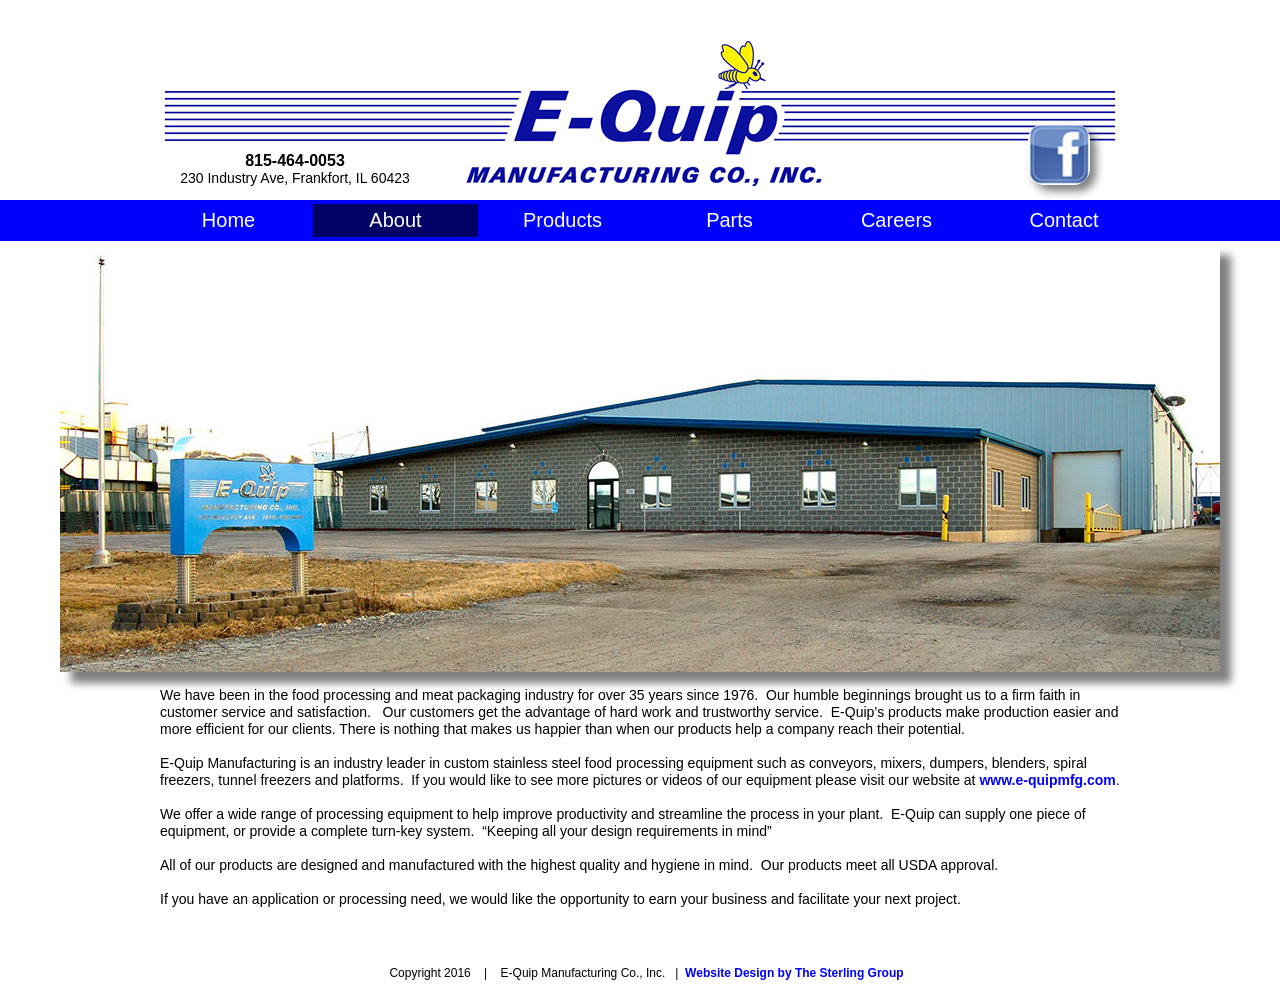
<file: old-site-mirror/e-quipmfg.com/about.html>
<!DOCTYPE html>
<html class="nojs html" lang="en-US">
 <head>

  <meta http-equiv="Content-type" content="text/html;charset=UTF-8"/>
  <meta name="generator" content="2018.1.1.386"/>
  
  <script type="text/javascript">
   // Update the 'nojs'/'js' class on the html node
document.documentElement.className = document.documentElement.className.replace(/\bnojs\b/g, 'js');

// Check that all required assets are uploaded and up-to-date
if(typeof Muse == "undefined") window.Muse = {}; window.Muse.assets = {"required":["museutils.js", "museconfig.js", "jquery.watch.js", "jquery.musemenu.js", "require.js", "about.css"], "outOfDate":[]};
</script>
  
  <title>About</title>
  <!-- CSS -->
  <link rel="stylesheet" type="text/css" href="css/site_global.css?crc=4195999137"/>
  <link rel="stylesheet" type="text/css" href="css/master_a-master.css?crc=4088928592"/>
  <link rel="stylesheet" type="text/css" href="css/about.css?crc=4073242028" id="pagesheet"/>
  <!-- JS includes -->
  <!--[if lt IE 9]>
  <script src="scripts/html5shiv.js?crc=4241844378" type="text/javascript"></script>
  <![endif]-->
   </head>
 <body>

  <div class="clearfix" id="page"><!-- column -->
   <div class="position_content" id="page_position_content">
    <div class="clearfix colelem" id="pu9398"><!-- group -->
     <div class="browser_width grpelem" id="u9398-bw">
      <div id="u9398"><!-- simple frame --></div>
     </div>
     <a class="nonblock nontext clip_frame grpelem" id="u4531" href="index.html" data-href="page:U4350"><!-- image --><img class="block" id="u4531_img" src="images/e-quip_2018.png?crc=4217789396" alt="" width="954" height="149"/></a>
     <div class="clearfix grpelem" id="u4621-5" data-IBE-flags="txtStyleSrc"><!-- content -->
      <p><span id="u4621">​</span><span class="actAsInlineDiv normal_text" id="u4622"><!-- content --><span class="actAsDiv clearfix excludeFromNormalFlow" id="u4623-6" data-IBE-flags="txtStyleSrc"><!-- content --><span class="actAsPara" id="u4623-2">815-464-0053</span><span class="actAsPara" id="u4623-4">230 Industry Ave, Frankfort, IL 60423</span></span></span><span></span></p>
     </div>
     <a class="nonblock nontext clip_frame grpelem" id="u4543" href="https://www.facebook.com/EQuipManufacturing/"><!-- image --><img class="block" id="u4543_img" src="images/facebook_0.jpg?crc=3906150601" alt="" width="62" height="62"/></a>
     <nav class="MenuBar clearfix grpelem" id="menuu4554"><!-- horizontal box -->
      <div class="MenuItemContainer clearfix grpelem" id="u4583"><!-- vertical box -->
       <a class="nonblock nontext MenuItem MenuItemWithSubMenu clearfix colelem" id="u4586" href="index.html" data-href="page:U4350"><!-- horizontal box --><div class="MenuItemLabel NoWrap clearfix grpelem" id="u4587-4" data-IBE-flags="txtStyleSrc"><!-- content --><p>Home</p></div></a>
      </div>
      <div class="MenuItemContainer clearfix grpelem" id="u4562"><!-- vertical box -->
       <a class="nonblock nontext MenuItem MenuItemWithSubMenu MuseMenuActive clearfix colelem" id="u4565" href="about.html" data-href="page:U4743"><!-- horizontal box --><div class="MenuItemLabel NoWrap clearfix grpelem" id="u4566-4" data-IBE-flags="txtStyleSrc"><!-- content --><p>About</p></div></a>
      </div>
      <div class="MenuItemContainer clearfix grpelem" id="u4590"><!-- vertical box -->
       <a class="nonblock nontext MenuItem MenuItemWithSubMenu clearfix colelem" id="u4593" href="products.html" data-href="page:U4749"><!-- horizontal box --><div class="MenuItemLabel NoWrap clearfix grpelem" id="u4595-4" data-IBE-flags="txtStyleSrc"><!-- content --><p>Products</p></div></a>
      </div>
      <div class="MenuItemContainer clearfix grpelem" id="u4555"><!-- vertical box -->
       <a class="nonblock nontext MenuItem MenuItemWithSubMenu clearfix colelem" id="u4558" href="parts.html" data-href="page:U4755"><!-- horizontal box --><div class="MenuItemLabel NoWrap clearfix grpelem" id="u4561-4" data-IBE-flags="txtStyleSrc"><!-- content --><p>Parts</p></div></a>
      </div>
      <div class="MenuItemContainer clearfix grpelem" id="u4569"><!-- vertical box -->
       <a class="nonblock nontext MenuItem MenuItemWithSubMenu clearfix colelem" id="u4572" href="careers.html" data-href="page:U4761"><!-- horizontal box --><div class="MenuItemLabel NoWrap clearfix grpelem" id="u4574-4" data-IBE-flags="txtStyleSrc"><!-- content --><p>Careers</p></div></a>
      </div>
      <div class="MenuItemContainer clearfix grpelem" id="u4576"><!-- vertical box -->
       <a class="nonblock nontext MenuItem MenuItemWithSubMenu clearfix colelem" id="u4579" href="contact.html" data-href="page:U4767"><!-- horizontal box --><div class="MenuItemLabel NoWrap clearfix grpelem" id="u4580-4" data-IBE-flags="txtStyleSrc"><!-- content --><p>Contact</p></div></a>
      </div>
     </nav>
     <!-- m_editable region-id="editable-static-tag-U6153-BP_infinity" template="about.html" data-type="image" -->
     <div class="shadow clip_frame grpelem" id="u6153" data-muse-uid="U6153" data-muse-type="img_frame"><!-- image -->
      <img class="block" id="u6153_img" src="images/dsc_0340-crop-u6153.jpg?crc=135704576" alt="" width="1160" height="428" data-muse-src="images/dsc_0340-crop-u6153.jpg?crc=135704576"/>
     </div>
     <!-- /m_editable -->
    </div>
    <!-- m_editable region-id="editable-static-tag-U4922-BP_infinity" template="about.html" data-type="html" data-ice-options="disableImageResize,link,txtStyleTarget" -->
    <div class="clearfix colelem" id="u4922-20" data-muse-uid="U4922" data-muse-type="txt_frame" data-IBE-flags="txtStyleSrc"><!-- content -->
     <p>We have been in the food processing and meat packaging industry for over 35 years since 1976.&nbsp; Our humble beginnings brought us to a firm faith in customer service and satisfaction.&nbsp;&nbsp; Our customers get the advantage of hard work and trustworthy service.&nbsp; E-Quip’s products make production easier and more efficient for our clients. There is nothing that makes us happier than when our products help a company reach their potential.</p>
     <p>&nbsp;</p>
     <p>E-Quip Manufacturing is an industry leader in custom stainless steel food processing equipment such as conveyors, mixers, dumpers, blenders, spiral freezers, tunnel freezers and platforms.&nbsp; If you would like to see more pictures or videos of our equipment please visit our website at <a class="nonblock" href="index.html"><span id="u4922-5">www.e-quipmfg.com</span></a><span id="u4922-7">.</span></p>
     <p>&nbsp;</p>
     <p>We offer a wide range of processing equipment to help improve productivity and streamline the process in your plant.&nbsp; E-Quip can supply one piece of equipment, or provide a complete turn-key system.&nbsp; “Keeping all your design requirements in mind”</p>
     <p>&nbsp;</p>
     <p>All of our products are designed and manufactured with the highest quality and hygiene in mind.&nbsp; Our products meet all USDA approval.</p>
     <p>&nbsp;</p>
     <p>If you have an application or processing need, we would like the opportunity to earn your business and facilitate your next project.</p>
     <p>&nbsp;</p>
    </div>
    <!-- /m_editable -->
    <div class="clearfix colelem" id="u7612-7" data-IBE-flags="txtStyleSrc"><!-- content -->
     <p><span id="u7612">Copyright 2016&nbsp;&nbsp;&nbsp; |&nbsp;&nbsp;&nbsp; E-Quip Manufacturing Co., Inc.&nbsp;&nbsp; |&nbsp; </span><a class="nonblock" href="http://www.thesterlinggroup.org"> <span id="u7612-3">Website Design by The Sterling Group</span></a></p>
    </div>
   </div>
  </div>
  <!-- Other scripts -->
  <script type="text/javascript">
   // Decide whether to suppress missing file error or not based on preference setting
var suppressMissingFileError = true
</script>
  <script type="text/javascript">
   window.Muse.assets.check=function(c){if(!window.Muse.assets.checked){window.Muse.assets.checked=!0;var b={},d=function(a,b){if(window.getComputedStyle){var c=window.getComputedStyle(a,null);return c&&c.getPropertyValue(b)||c&&c[b]||""}if(document.documentElement.currentStyle)return(c=a.currentStyle)&&c[b]||a.style&&a.style[b]||"";return""},a=function(a){if(a.match(/^rgb/))return a=a.replace(/\s+/g,"").match(/([\d\,]+)/gi)[0].split(","),(parseInt(a[0])<<16)+(parseInt(a[1])<<8)+parseInt(a[2]);if(a.match(/^\#/))return parseInt(a.substr(1),
16);return 0},f=function(f){for(var g=document.getElementsByTagName("link"),j=0;j<g.length;j++)if("text/css"==g[j].type){var l=(g[j].href||"").match(/\/?css\/([\w\-]+\.css)\?crc=(\d+)/);if(!l||!l[1]||!l[2])break;b[l[1]]=l[2]}g=document.createElement("div");g.className="version";g.style.cssText="display:none; width:1px; height:1px;";document.getElementsByTagName("body")[0].appendChild(g);for(j=0;j<Muse.assets.required.length;){var l=Muse.assets.required[j],k=l.match(/([\w\-\.]+)\.(\w+)$/),i=k&&k[1]?
k[1]:null,k=k&&k[2]?k[2]:null;switch(k.toLowerCase()){case "css":i=i.replace(/\W/gi,"_").replace(/^([^a-z])/gi,"_$1");g.className+=" "+i;i=a(d(g,"color"));k=a(d(g,"backgroundColor"));i!=0||k!=0?(Muse.assets.required.splice(j,1),"undefined"!=typeof b[l]&&(i!=b[l]>>>24||k!=(b[l]&16777215))&&Muse.assets.outOfDate.push(l)):j++;g.className="version";break;case "js":j++;break;default:throw Error("Unsupported file type: "+k);}}c?c().jquery!="1.8.3"&&Muse.assets.outOfDate.push("jquery-1.8.3.min.js"):Muse.assets.required.push("jquery-1.8.3.min.js");
g.parentNode.removeChild(g);if(Muse.assets.outOfDate.length||Muse.assets.required.length)g="Some files on the server may be missing or incorrect. Clear browser cache and try again. If the problem persists please contact website author.",f&&Muse.assets.outOfDate.length&&(g+="\nOut of date: "+Muse.assets.outOfDate.join(",")),f&&Muse.assets.required.length&&(g+="\nMissing: "+Muse.assets.required.join(",")),suppressMissingFileError?(g+="\nUse SuppressMissingFileError key in AppPrefs.xml to show missing file error pop up.",console.log(g)):alert(g)};location&&location.search&&location.search.match&&location.search.match(/muse_debug/gi)?
setTimeout(function(){f(!0)},5E3):f()}};
var muse_init=function(){require.config({baseUrl:""});require(["jquery","museutils","whatinput","jquery.watch","jquery.musemenu"],function(c){var $ = c;$(document).ready(function(){try{
window.Muse.assets.check($);/* body */
Muse.Utils.transformMarkupToFixBrowserProblemsPreInit();/* body */
Muse.Utils.prepHyperlinks(true);/* body */
Muse.Utils.resizeHeight('.browser_width');/* resize height */
Muse.Utils.requestAnimationFrame(function() { $('body').addClass('initialized'); });/* mark body as initialized */
Muse.Utils.makeButtonsVisibleAfterSettingMinWidth();/* body */
Muse.Utils.initWidget('.MenuBar', ['#bp_infinity'], function(elem) { return $(elem).museMenu(); });/* unifiedNavBar */
Muse.Utils.showWidgetsWhenReady();/* body */
Muse.Utils.transformMarkupToFixBrowserProblems();/* body */
}catch(b){if(b&&"function"==typeof b.notify?b.notify():Muse.Assert.fail("Error calling selector function: "+b),false)throw b;}})})};

</script>
  <!-- RequireJS script -->
  <script src="scripts/require.js?crc=4177726516" type="text/javascript" async data-main="scripts/museconfig.js?crc=128606099" onload="if (requirejs) requirejs.onError = function(requireType, requireModule) { if (requireType && requireType.toString && requireType.toString().indexOf && 0 <= requireType.toString().indexOf('#scripterror')) window.Muse.assets.check(); }" onerror="window.Muse.assets.check();"></script>
   </body>
</html>
</file>
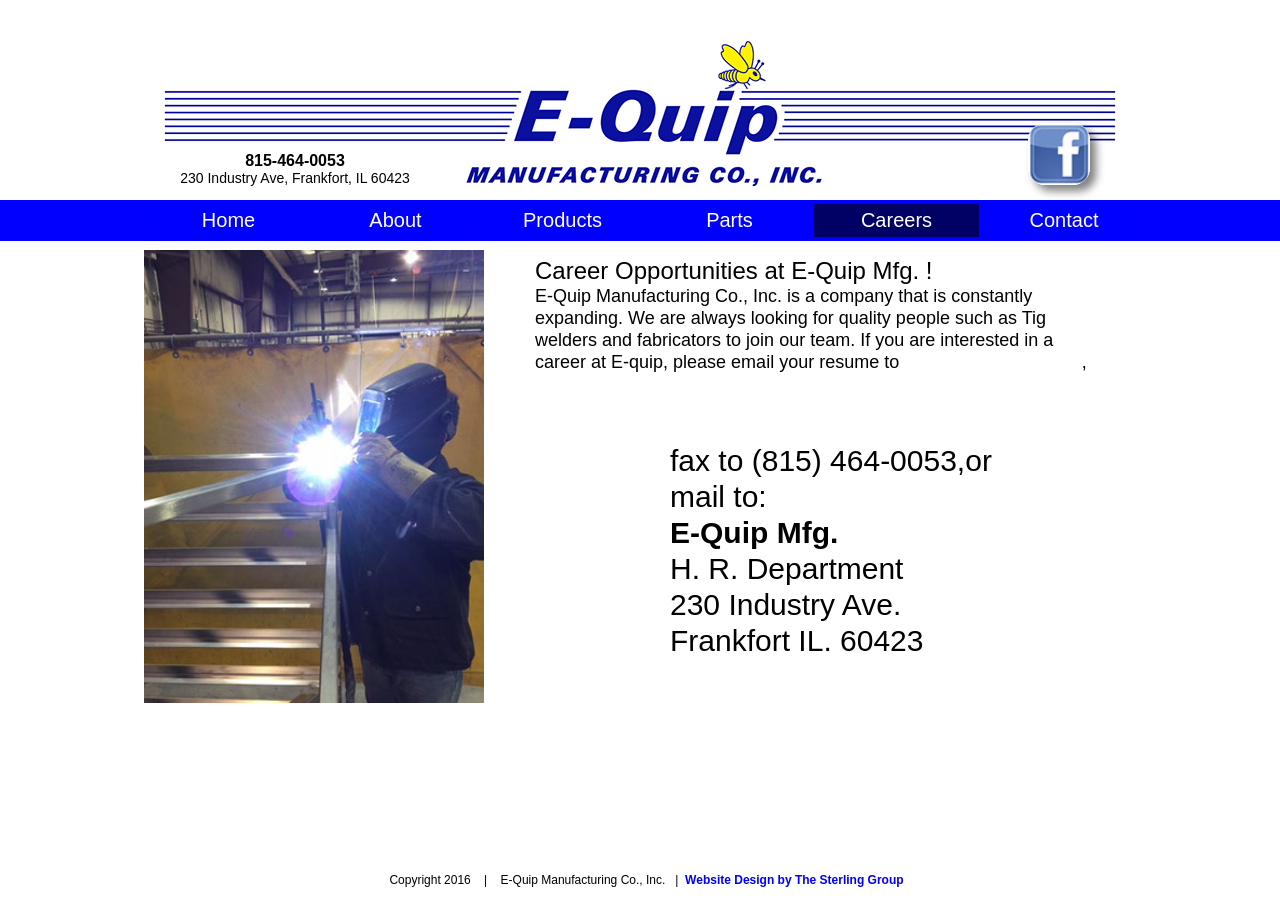
<file: old-site-mirror/e-quipmfg.com/careers.html>
<!DOCTYPE html>
<html class="nojs html css_verticalspacer" lang="en-US">
 <head>

  <meta http-equiv="Content-type" content="text/html;charset=UTF-8"/>
  <meta name="generator" content="2018.1.1.386"/>
  
  <script type="text/javascript">
   // Update the 'nojs'/'js' class on the html node
document.documentElement.className = document.documentElement.className.replace(/\bnojs\b/g, 'js');

// Check that all required assets are uploaded and up-to-date
if(typeof Muse == "undefined") window.Muse = {}; window.Muse.assets = {"required":["museutils.js", "museconfig.js", "jquery.watch.js", "jquery.musemenu.js", "require.js", "careers.css"], "outOfDate":[]};
</script>
  
  <title>Careers</title>
  <!-- CSS -->
  <link rel="stylesheet" type="text/css" href="css/site_global.css?crc=4195999137"/>
  <link rel="stylesheet" type="text/css" href="css/master_a-master.css?crc=4088928592"/>
  <link rel="stylesheet" type="text/css" href="css/careers.css?crc=4175699573" id="pagesheet"/>
  <!-- JS includes -->
  <!--[if lt IE 9]>
  <script src="scripts/html5shiv.js?crc=4241844378" type="text/javascript"></script>
  <![endif]-->
   </head>
 <body>

  <div class="clearfix" id="page"><!-- group -->
   <div class="clearfix grpelem" id="pu9398"><!-- group -->
    <div class="browser_width grpelem" id="u9398-bw">
     <div id="u9398"><!-- simple frame --></div>
    </div>
    <a class="nonblock nontext clip_frame grpelem" id="u4531" href="index.html" data-href="page:U4350"><!-- image --><img class="block" id="u4531_img" src="images/e-quip_2018.png?crc=4217789396" alt="" width="954" height="149"/></a>
    <div class="clearfix grpelem" id="u4621-5" data-IBE-flags="txtStyleSrc"><!-- content -->
     <p><span id="u4621">​</span><span class="actAsInlineDiv normal_text" id="u4622"><!-- content --><span class="actAsDiv clearfix excludeFromNormalFlow" id="u4623-6" data-IBE-flags="txtStyleSrc"><!-- content --><span class="actAsPara" id="u4623-2">815-464-0053</span><span class="actAsPara" id="u4623-4">230 Industry Ave, Frankfort, IL 60423</span></span></span><span></span></p>
    </div>
    <a class="nonblock nontext clip_frame grpelem" id="u4543" href="https://www.facebook.com/EQuipManufacturing/"><!-- image --><img class="block" id="u4543_img" src="images/facebook_0.jpg?crc=3906150601" alt="" width="62" height="62"/></a>
    <nav class="MenuBar clearfix grpelem" id="menuu4554"><!-- horizontal box -->
     <div class="MenuItemContainer clearfix grpelem" id="u4583"><!-- vertical box -->
      <a class="nonblock nontext MenuItem MenuItemWithSubMenu clearfix colelem" id="u4586" href="index.html" data-href="page:U4350"><!-- horizontal box --><div class="MenuItemLabel NoWrap clearfix grpelem" id="u4587-4" data-IBE-flags="txtStyleSrc"><!-- content --><p>Home</p></div></a>
     </div>
     <div class="MenuItemContainer clearfix grpelem" id="u4562"><!-- vertical box -->
      <a class="nonblock nontext MenuItem MenuItemWithSubMenu clearfix colelem" id="u4565" href="about.html" data-href="page:U4743"><!-- horizontal box --><div class="MenuItemLabel NoWrap clearfix grpelem" id="u4566-4" data-IBE-flags="txtStyleSrc"><!-- content --><p>About</p></div></a>
     </div>
     <div class="MenuItemContainer clearfix grpelem" id="u4590"><!-- vertical box -->
      <a class="nonblock nontext MenuItem MenuItemWithSubMenu clearfix colelem" id="u4593" href="products.html" data-href="page:U4749"><!-- horizontal box --><div class="MenuItemLabel NoWrap clearfix grpelem" id="u4595-4" data-IBE-flags="txtStyleSrc"><!-- content --><p>Products</p></div></a>
     </div>
     <div class="MenuItemContainer clearfix grpelem" id="u4555"><!-- vertical box -->
      <a class="nonblock nontext MenuItem MenuItemWithSubMenu clearfix colelem" id="u4558" href="parts.html" data-href="page:U4755"><!-- horizontal box --><div class="MenuItemLabel NoWrap clearfix grpelem" id="u4561-4" data-IBE-flags="txtStyleSrc"><!-- content --><p>Parts</p></div></a>
     </div>
     <div class="MenuItemContainer clearfix grpelem" id="u4569"><!-- vertical box -->
      <a class="nonblock nontext MenuItem MenuItemWithSubMenu MuseMenuActive clearfix colelem" id="u4572" href="careers.html" data-href="page:U4761"><!-- horizontal box --><div class="MenuItemLabel NoWrap clearfix grpelem" id="u4574-4" data-IBE-flags="txtStyleSrc"><!-- content --><p>Careers</p></div></a>
     </div>
     <div class="MenuItemContainer clearfix grpelem" id="u4576"><!-- vertical box -->
      <a class="nonblock nontext MenuItem MenuItemWithSubMenu clearfix colelem" id="u4579" href="contact.html" data-href="page:U4767"><!-- horizontal box --><div class="MenuItemLabel NoWrap clearfix grpelem" id="u4580-4" data-IBE-flags="txtStyleSrc"><!-- content --><p>Contact</p></div></a>
     </div>
    </nav>
    <!-- m_editable region-id="editable-static-tag-U5534-BP_infinity" template="careers.html" data-type="html" data-ice-options="disableImageResize,link,txtStyleTarget" -->
    <div class="clearfix grpelem" id="u5534-10" data-muse-uid="U5534" data-muse-type="txt_frame" data-IBE-flags="txtStyleSrc"><!-- content -->
     <p id="u5534-2">Career Opportunities at E-Quip Mfg. !</p>
     <p id="u5534-7">E-Quip Manufacturing Co., Inc. is a company that is constantly expanding. We are always looking for quality people such as Tig welders and fabricators to join our team. If you are interested in a career at E-quip, please email your resume to <a class="nonblock" href="mailto:HR@e-quipmfg.com">HR@e-quipmfg.com</a> ,</p>
     <p>&nbsp;</p>
    </div>
    <!-- /m_editable -->
    <!-- m_editable region-id="editable-static-tag-U6258-BP_infinity" template="careers.html" data-type="image" -->
    <div class="clip_frame grpelem" id="u6258" data-muse-uid="U6258" data-muse-type="img_frame"><!-- image -->
     <img class="block" id="u6258_img" src="images/img_8315.jpg?crc=4140923258" alt="" width="340" height="453" data-muse-src="images/img_8315.jpg?crc=4140923258"/>
    </div>
    <!-- /m_editable -->
    <!-- m_editable region-id="editable-static-tag-U9325-BP_infinity" template="careers.html" data-type="html" data-ice-options="disableImageResize,link,txtStyleTarget" -->
    <div class="clearfix grpelem" id="u9325-12" data-muse-uid="U9325" data-muse-type="txt_frame" data-IBE-flags="txtStyleSrc"><!-- content -->
     <p>fax to (815) 464-0053,or mail to:</p>
     <p id="u9325-4">E-Quip Mfg.</p>
     <p>H. R. Department</p>
     <p>230 Industry Ave.</p>
     <p>Frankfort IL. 60423</p>
    </div>
    <!-- /m_editable -->
   </div>
   <div class="verticalspacer" data-offset-top="684" data-content-above-spacer="703" data-content-below-spacer="35"></div>
   <div class="clearfix grpelem" id="u7612-7" data-IBE-flags="txtStyleSrc"><!-- content -->
    <p><span id="u7612">Copyright 2016&nbsp;&nbsp;&nbsp; |&nbsp;&nbsp;&nbsp; E-Quip Manufacturing Co., Inc.&nbsp;&nbsp; |&nbsp; </span><a class="nonblock" href="http://www.thesterlinggroup.org"> <span id="u7612-3">Website Design by The Sterling Group</span></a></p>
   </div>
  </div>
  <!-- Other scripts -->
  <script type="text/javascript">
   // Decide whether to suppress missing file error or not based on preference setting
var suppressMissingFileError = true
</script>
  <script type="text/javascript">
   window.Muse.assets.check=function(c){if(!window.Muse.assets.checked){window.Muse.assets.checked=!0;var b={},d=function(a,b){if(window.getComputedStyle){var c=window.getComputedStyle(a,null);return c&&c.getPropertyValue(b)||c&&c[b]||""}if(document.documentElement.currentStyle)return(c=a.currentStyle)&&c[b]||a.style&&a.style[b]||"";return""},a=function(a){if(a.match(/^rgb/))return a=a.replace(/\s+/g,"").match(/([\d\,]+)/gi)[0].split(","),(parseInt(a[0])<<16)+(parseInt(a[1])<<8)+parseInt(a[2]);if(a.match(/^\#/))return parseInt(a.substr(1),
16);return 0},f=function(f){for(var g=document.getElementsByTagName("link"),j=0;j<g.length;j++)if("text/css"==g[j].type){var l=(g[j].href||"").match(/\/?css\/([\w\-]+\.css)\?crc=(\d+)/);if(!l||!l[1]||!l[2])break;b[l[1]]=l[2]}g=document.createElement("div");g.className="version";g.style.cssText="display:none; width:1px; height:1px;";document.getElementsByTagName("body")[0].appendChild(g);for(j=0;j<Muse.assets.required.length;){var l=Muse.assets.required[j],k=l.match(/([\w\-\.]+)\.(\w+)$/),i=k&&k[1]?
k[1]:null,k=k&&k[2]?k[2]:null;switch(k.toLowerCase()){case "css":i=i.replace(/\W/gi,"_").replace(/^([^a-z])/gi,"_$1");g.className+=" "+i;i=a(d(g,"color"));k=a(d(g,"backgroundColor"));i!=0||k!=0?(Muse.assets.required.splice(j,1),"undefined"!=typeof b[l]&&(i!=b[l]>>>24||k!=(b[l]&16777215))&&Muse.assets.outOfDate.push(l)):j++;g.className="version";break;case "js":j++;break;default:throw Error("Unsupported file type: "+k);}}c?c().jquery!="1.8.3"&&Muse.assets.outOfDate.push("jquery-1.8.3.min.js"):Muse.assets.required.push("jquery-1.8.3.min.js");
g.parentNode.removeChild(g);if(Muse.assets.outOfDate.length||Muse.assets.required.length)g="Some files on the server may be missing or incorrect. Clear browser cache and try again. If the problem persists please contact website author.",f&&Muse.assets.outOfDate.length&&(g+="\nOut of date: "+Muse.assets.outOfDate.join(",")),f&&Muse.assets.required.length&&(g+="\nMissing: "+Muse.assets.required.join(",")),suppressMissingFileError?(g+="\nUse SuppressMissingFileError key in AppPrefs.xml to show missing file error pop up.",console.log(g)):alert(g)};location&&location.search&&location.search.match&&location.search.match(/muse_debug/gi)?
setTimeout(function(){f(!0)},5E3):f()}};
var muse_init=function(){require.config({baseUrl:""});require(["jquery","museutils","whatinput","jquery.watch","jquery.musemenu"],function(c){var $ = c;$(document).ready(function(){try{
window.Muse.assets.check($);/* body */
Muse.Utils.transformMarkupToFixBrowserProblemsPreInit();/* body */
Muse.Utils.prepHyperlinks(true);/* body */
Muse.Utils.resizeHeight('.browser_width');/* resize height */
Muse.Utils.requestAnimationFrame(function() { $('body').addClass('initialized'); });/* mark body as initialized */
Muse.Utils.makeButtonsVisibleAfterSettingMinWidth();/* body */
Muse.Utils.initWidget('.MenuBar', ['#bp_infinity'], function(elem) { return $(elem).museMenu(); });/* unifiedNavBar */
Muse.Utils.fullPage('#page');/* 100% height page */
Muse.Utils.showWidgetsWhenReady();/* body */
Muse.Utils.transformMarkupToFixBrowserProblems();/* body */
}catch(b){if(b&&"function"==typeof b.notify?b.notify():Muse.Assert.fail("Error calling selector function: "+b),false)throw b;}})})};

</script>
  <!-- RequireJS script -->
  <script src="scripts/require.js?crc=4177726516" type="text/javascript" async data-main="scripts/museconfig.js?crc=128606099" onload="if (requirejs) requirejs.onError = function(requireType, requireModule) { if (requireType && requireType.toString && requireType.toString().indexOf && 0 <= requireType.toString().indexOf('#scripterror')) window.Muse.assets.check(); }" onerror="window.Muse.assets.check();"></script>
   </body>
</html>
</file>
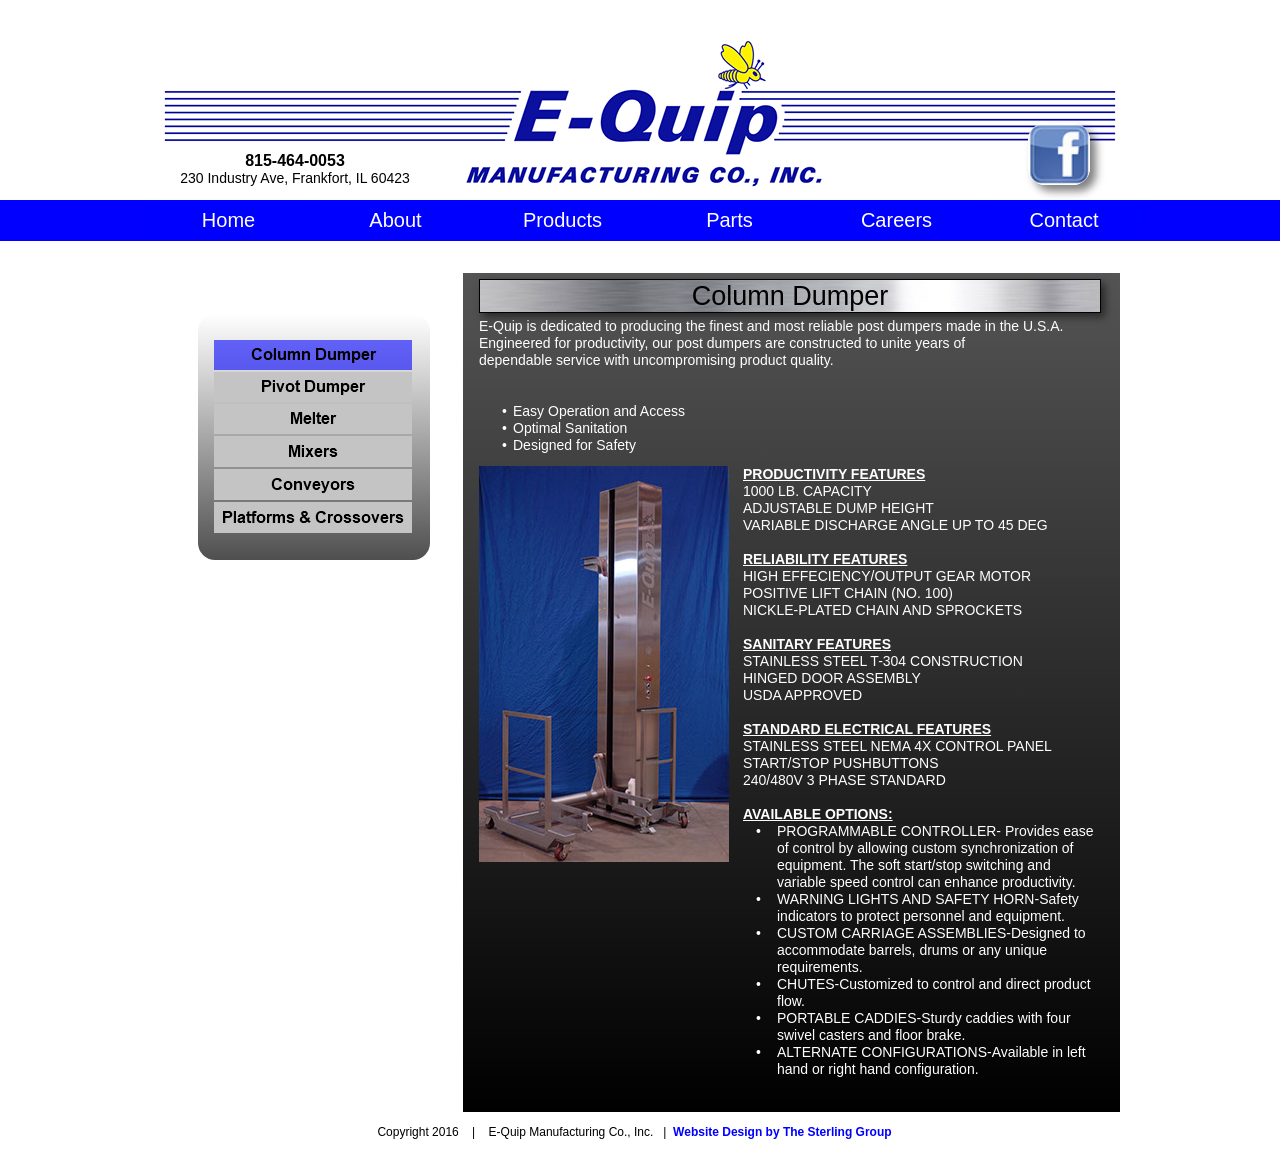
<file: old-site-mirror/e-quipmfg.com/column-dumper.html>
<!DOCTYPE html>
<html class="nojs html css_verticalspacer" lang="en-US">
 <head>

  <meta http-equiv="Content-type" content="text/html;charset=UTF-8"/>
  <meta name="generator" content="2018.1.1.386"/>
  
  <script type="text/javascript">
   // Update the 'nojs'/'js' class on the html node
document.documentElement.className = document.documentElement.className.replace(/\bnojs\b/g, 'js');

// Check that all required assets are uploaded and up-to-date
if(typeof Muse == "undefined") window.Muse = {}; window.Muse.assets = {"required":["museutils.js", "museconfig.js", "jquery.watch.js", "jquery.musemenu.js", "jquery.musepolyfill.bgsize.js", "require.js", "column-dumper.css"], "outOfDate":[]};
</script>
  
  <title>Column Dumper</title>
  <!-- CSS -->
  <link rel="stylesheet" type="text/css" href="css/site_global.css?crc=4195999137"/>
  <link rel="stylesheet" type="text/css" href="css/master_master-b.css?crc=149797764"/>
  <link rel="stylesheet" type="text/css" href="css/column-dumper.css?crc=228402447" id="pagesheet"/>
  <!-- JS includes -->
  <!--[if lt IE 9]>
  <script src="scripts/html5shiv.js?crc=4241844378" type="text/javascript"></script>
  <![endif]-->
   </head>
 <body>

  <div class="clearfix" id="page"><!-- group -->
   <div class="clearfix grpelem" id="pu9752"><!-- group -->
    <div class="browser_width grpelem" id="u9752-bw">
     <div id="u9752"><!-- simple frame --></div>
    </div>
    <a class="nonblock nontext clip_frame grpelem" id="u9753" href="index.html" data-href="page:U4350"><!-- image --><img class="block" id="u9753_img" src="images/e-quip_2018.png?crc=4217789396" alt="" width="954" height="149"/></a>
    <div class="clearfix grpelem" id="u9749-5" data-IBE-flags="txtStyleSrc"><!-- content -->
     <p><span id="u9749">​</span><span class="actAsInlineDiv normal_text" id="u9750"><!-- content --><span class="actAsDiv clearfix excludeFromNormalFlow" id="u9751-6" data-IBE-flags="txtStyleSrc"><!-- content --><span class="actAsPara" id="u9751-2">815-464-0053</span><span class="actAsPara" id="u9751-4">230 Industry Ave, Frankfort, IL 60423</span></span></span><span></span></p>
    </div>
    <a class="nonblock nontext clip_frame grpelem" id="u9747" href="https://www.facebook.com/EQuipManufacturing/"><!-- image --><img class="block" id="u9747_img" src="images/facebook_0.jpg?crc=3906150601" alt="" width="62" height="62"/></a>
    <nav class="MenuBar clearfix grpelem" id="menuu9704"><!-- horizontal box -->
     <div class="MenuItemContainer clearfix grpelem" id="u9740"><!-- vertical box -->
      <a class="nonblock nontext MenuItem MenuItemWithSubMenu clearfix colelem" id="u9741" href="index.html" data-href="page:U4350"><!-- horizontal box --><div class="MenuItemLabel NoWrap clearfix grpelem" id="u9742-4" data-IBE-flags="txtStyleSrc"><!-- content --><p>Home</p></div></a>
     </div>
     <div class="MenuItemContainer clearfix grpelem" id="u9726"><!-- vertical box -->
      <a class="nonblock nontext MenuItem MenuItemWithSubMenu clearfix colelem" id="u9727" href="about.html" data-href="page:U4743"><!-- horizontal box --><div class="MenuItemLabel NoWrap clearfix grpelem" id="u9730-4" data-IBE-flags="txtStyleSrc"><!-- content --><p>About</p></div></a>
     </div>
     <div class="MenuItemContainer clearfix grpelem" id="u9733"><!-- vertical box -->
      <a class="nonblock nontext MenuItem MenuItemWithSubMenu clearfix colelem" id="u9736" href="products.html" data-href="page:U4749"><!-- horizontal box --><div class="MenuItemLabel NoWrap clearfix grpelem" id="u9737-4" data-IBE-flags="txtStyleSrc"><!-- content --><p>Products</p></div></a>
     </div>
     <div class="MenuItemContainer clearfix grpelem" id="u9712"><!-- vertical box -->
      <a class="nonblock nontext MenuItem MenuItemWithSubMenu clearfix colelem" id="u9715" href="parts.html" data-href="page:U4755"><!-- horizontal box --><div class="MenuItemLabel NoWrap clearfix grpelem" id="u9718-4" data-IBE-flags="txtStyleSrc"><!-- content --><p>Parts</p></div></a>
     </div>
     <div class="MenuItemContainer clearfix grpelem" id="u9705"><!-- vertical box -->
      <a class="nonblock nontext MenuItem MenuItemWithSubMenu clearfix colelem" id="u9708" href="careers.html" data-href="page:U4761"><!-- horizontal box --><div class="MenuItemLabel NoWrap clearfix grpelem" id="u9710-4" data-IBE-flags="txtStyleSrc"><!-- content --><p>Careers</p></div></a>
     </div>
     <div class="MenuItemContainer clearfix grpelem" id="u9719"><!-- vertical box -->
      <a class="nonblock nontext MenuItem MenuItemWithSubMenu clearfix colelem" id="u9722" href="contact.html" data-href="page:U4767"><!-- horizontal box --><div class="MenuItemLabel NoWrap clearfix grpelem" id="u9724-4" data-IBE-flags="txtStyleSrc"><!-- content --><p>Contact</p></div></a>
     </div>
    </nav>
    <div class="clearfix grpelem" id="u9758"><!-- group -->
     <div class="grpelem" id="u9759"><!-- content --></div>
     <nav class="MenuBar clearfix grpelem" id="menuu9760"><!-- vertical box -->
      <div class="MenuItemContainer clearfix colelem" id="u9775"><!-- horizontal box -->
       <a class="nonblock nontext MenuItem MenuItemWithSubMenu MuseMenuActive clearfix grpelem" id="u9778" href="column-dumper.html" data-href="page:U5488"><!-- horizontal box --><div class="MenuItemLabel grpelem" id="u9779-4"><!-- rasterized frame --><div id="u9779-4_clip"><img alt="Column Dumper" width="198" height="19" src="images/u9779-4.png?crc=60957209" data-IBE-flags="txtStyleSrc"/></div></div></a>
      </div>
      <div class="MenuItemContainer clearfix colelem" id="u9782"><!-- horizontal box -->
       <a class="nonblock nontext MenuItem MenuItemWithSubMenu clearfix grpelem" id="u9783" href="pivot-dumper.html" data-href="page:U4782"><!-- horizontal box --><div class="MenuItemLabel grpelem" id="u9786-4"><!-- rasterized frame --><div id="u9786-4_clip"><img alt="Pivot Dumper" width="198" height="19" src="images/u9786-4.png?crc=3910143326" data-IBE-flags="txtStyleSrc"/></div></div></a>
      </div>
      <div class="MenuItemContainer clearfix colelem" id="u9768"><!-- horizontal box -->
       <a class="nonblock nontext MenuItem MenuItemWithSubMenu clearfix grpelem" id="u9769" href="melter.html" data-href="page:U4788"><!-- horizontal box --><div class="MenuItemLabel grpelem" id="u9772-4"><!-- rasterized frame --><div id="u9772-4_clip"><img alt="Melter" width="198" height="19" src="images/u9772-4.png?crc=4119226341" data-IBE-flags="txtStyleSrc"/></div></div></a>
      </div>
      <div class="MenuItemContainer clearfix colelem" id="u9789"><!-- horizontal box -->
       <a class="nonblock nontext MenuItem MenuItemWithSubMenu clearfix grpelem" id="u9790" href="mixers.html" data-href="page:U4794"><!-- horizontal box --><div class="MenuItemLabel grpelem" id="u9793-4"><!-- rasterized frame --><div id="u9793-4_clip"><img alt="Mixers" width="198" height="19" src="images/u9793-4.png?crc=4047523535" data-IBE-flags="txtStyleSrc"/></div></div></a>
      </div>
      <div class="MenuItemContainer clearfix colelem" id="u9761"><!-- horizontal box -->
       <a class="nonblock nontext MenuItem MenuItemWithSubMenu clearfix grpelem" id="u9764" href="conveyors.html" data-href="page:U4800"><!-- horizontal box --><div class="MenuItemLabel grpelem" id="u9767-4"><!-- rasterized frame --><div id="u9767-4_clip"><img alt="Conveyors" width="198" height="19" src="images/u9767-4.png?crc=4273747648" data-IBE-flags="txtStyleSrc"/></div></div></a>
      </div>
      <div class="MenuItemContainer clearfix colelem" id="u9796"><!-- horizontal box -->
       <a class="nonblock nontext MenuItem MenuItemWithSubMenu clearfix grpelem" id="u9797" href="platforms---crossovers.html" data-href="page:U5446"><!-- horizontal box --><div class="MenuItemLabel grpelem" id="u9800-4"><!-- rasterized frame --><div id="u9800-4_clip"><img alt="Platforms &amp; Crossovers" width="198" height="19" src="images/u9800-4.png?crc=3776683414" data-IBE-flags="txtStyleSrc"/></div></div></a>
      </div>
     </nav>
    </div>
    <div class="gradient clearfix grpelem" id="u5489"><!-- column -->
     <!-- m_editable region-id="editable-static-tag-U5491-BP_infinity" template="column-dumper.html" data-type="html" data-ice-options="disableImageResize,link,txtStyleTarget" -->
     <div class="shadow museBGSize clearfix colelem" id="u5491-4" data-muse-uid="U5491" data-muse-type="txt_frame" data-IBE-flags="txtStyleSrc"><!-- content -->
      <p>Column Dumper</p>
     </div>
     <!-- /m_editable -->
     <!-- m_editable region-id="editable-static-tag-U5490-BP_infinity" template="column-dumper.html" data-type="html" data-ice-options="disableImageResize,link,txtStyleTarget" -->
     <div class="clearfix colelem" id="u5490-17" data-muse-uid="U5490" data-muse-type="txt_frame" data-IBE-flags="txtStyleSrc"><!-- content -->
      <p>E-Quip is dedicated to producing the finest and most reliable post dumpers made in the U.S.A.</p>
      <p>Engineered for productivity, our post dumpers are constructed to unite years of</p>
      <p>dependable service with uncompromising product quality.</p>
      <p>&nbsp;</p>
      <p>&nbsp;</p>
      <ul class="list0 nls-None" id="u5490-15">
       <li>Easy Operation and Access</li>
       <li>Optimal Sanitation</li>
       <li>Designed for Safety</li>
      </ul>
     </div>
     <!-- /m_editable -->
     <div class="clearfix colelem" id="pu5494"><!-- group -->
      <!-- m_editable region-id="editable-static-tag-U5494-BP_infinity" template="column-dumper.html" data-type="image" -->
      <div class="clip_frame grpelem" id="u5494" data-muse-uid="U5494" data-muse-type="img_frame"><!-- image -->
       <img class="block" id="u5494_img" src="images/~post_loader2 0062.jpg?crc=387250425" alt="" width="250" height="396" data-muse-src="images/~post_loader2 0062.jpg?crc=387250425"/>
      </div>
      <!-- /m_editable -->
      <!-- m_editable region-id="editable-static-tag-U5500-BP_infinity" template="column-dumper.html" data-type="html" data-ice-options="disableImageResize,link,txtStyleTarget" -->
      <div class="clearfix grpelem" id="u5500-53" data-muse-uid="U5500" data-muse-type="txt_frame" data-IBE-flags="txtStyleSrc"><!-- content -->
       <p id="u5500-2"><span id="u5500">PRODUCTIVITY FEATURES</span></p>
       <p>1000 LB. CAPACITY</p>
       <p>ADJUSTABLE DUMP HEIGHT</p>
       <p>VARIABLE DISCHARGE ANGLE UP TO 45 DEG</p>
       <p>&nbsp;</p>
       <p id="u5500-11"><span id="u5500-10">RELIABILITY FEATURES</span></p>
       <p>HIGH EFFECIENCY/OUTPUT GEAR MOTOR</p>
       <p>POSITIVE LIFT CHAIN (NO. 100)</p>
       <p>NICKLE-PLATED CHAIN AND SPROCKETS</p>
       <p>&nbsp;</p>
       <p id="u5500-20"><span id="u5500-19">SANITARY FEATURES</span></p>
       <p>STAINLESS STEEL T-304 CONSTRUCTION</p>
       <p>HINGED DOOR ASSEMBLY</p>
       <p>USDA APPROVED</p>
       <p>&nbsp;</p>
       <p id="u5500-29"><span id="u5500-28">STANDARD ELECTRICAL FEATURES</span></p>
       <p>STAINLESS STEEL NEMA 4X CONTROL PANEL</p>
       <p>START/STOP PUSHBUTTONS</p>
       <p>240/480V 3 PHASE STANDARD</p>
       <p>&nbsp;</p>
       <p id="u5500-38"><span id="u5500-37">AVAILABLE OPTIONS:</span></p>
       <ul class="list0 nls-None" id="u5500-51">
        <li id="u5500-40">PROGRAMMABLE CONTROLLER- Provides ease of control by allowing custom synchronization of equipment. The soft start/stop switching and variable speed control can enhance productivity.</li>
        <li id="u5500-42">WARNING LIGHTS AND SAFETY HORN-Safety indicators to protect personnel and equipment.</li>
        <li id="u5500-44">CUSTOM CARRIAGE ASSEMBLIES-Designed to accommodate barrels, drums or any unique requirements.</li>
        <li id="u5500-46">CHUTES-Customized to control and direct product flow.</li>
        <li id="u5500-48">PORTABLE CADDIES-Sturdy caddies with four swivel casters and floor brake.</li>
        <li id="u5500-50">ALTERNATE CONFIGURATIONS-Available in left hand or right hand configuration.</li>
       </ul>
      </div>
      <!-- /m_editable -->
     </div>
    </div>
   </div>
   <div class="verticalspacer" data-offset-top="1092" data-content-above-spacer="1111" data-content-below-spacer="35"></div>
   <div class="clearfix grpelem" id="u9703-7" data-IBE-flags="txtStyleSrc"><!-- content -->
    <p><span id="u9703">Copyright 2016&nbsp;&nbsp;&nbsp; |&nbsp;&nbsp;&nbsp; E-Quip Manufacturing Co., Inc.&nbsp;&nbsp; |&nbsp; </span><a class="nonblock" href="http://www.thesterlinggroup.org"> <span id="u9703-3">Website Design by The Sterling Group</span></a></p>
   </div>
  </div>
  <!-- Other scripts -->
  <script type="text/javascript">
   // Decide whether to suppress missing file error or not based on preference setting
var suppressMissingFileError = true
</script>
  <script type="text/javascript">
   window.Muse.assets.check=function(c){if(!window.Muse.assets.checked){window.Muse.assets.checked=!0;var b={},d=function(a,b){if(window.getComputedStyle){var c=window.getComputedStyle(a,null);return c&&c.getPropertyValue(b)||c&&c[b]||""}if(document.documentElement.currentStyle)return(c=a.currentStyle)&&c[b]||a.style&&a.style[b]||"";return""},a=function(a){if(a.match(/^rgb/))return a=a.replace(/\s+/g,"").match(/([\d\,]+)/gi)[0].split(","),(parseInt(a[0])<<16)+(parseInt(a[1])<<8)+parseInt(a[2]);if(a.match(/^\#/))return parseInt(a.substr(1),
16);return 0},f=function(f){for(var g=document.getElementsByTagName("link"),j=0;j<g.length;j++)if("text/css"==g[j].type){var l=(g[j].href||"").match(/\/?css\/([\w\-]+\.css)\?crc=(\d+)/);if(!l||!l[1]||!l[2])break;b[l[1]]=l[2]}g=document.createElement("div");g.className="version";g.style.cssText="display:none; width:1px; height:1px;";document.getElementsByTagName("body")[0].appendChild(g);for(j=0;j<Muse.assets.required.length;){var l=Muse.assets.required[j],k=l.match(/([\w\-\.]+)\.(\w+)$/),i=k&&k[1]?
k[1]:null,k=k&&k[2]?k[2]:null;switch(k.toLowerCase()){case "css":i=i.replace(/\W/gi,"_").replace(/^([^a-z])/gi,"_$1");g.className+=" "+i;i=a(d(g,"color"));k=a(d(g,"backgroundColor"));i!=0||k!=0?(Muse.assets.required.splice(j,1),"undefined"!=typeof b[l]&&(i!=b[l]>>>24||k!=(b[l]&16777215))&&Muse.assets.outOfDate.push(l)):j++;g.className="version";break;case "js":j++;break;default:throw Error("Unsupported file type: "+k);}}c?c().jquery!="1.8.3"&&Muse.assets.outOfDate.push("jquery-1.8.3.min.js"):Muse.assets.required.push("jquery-1.8.3.min.js");
g.parentNode.removeChild(g);if(Muse.assets.outOfDate.length||Muse.assets.required.length)g="Some files on the server may be missing or incorrect. Clear browser cache and try again. If the problem persists please contact website author.",f&&Muse.assets.outOfDate.length&&(g+="\nOut of date: "+Muse.assets.outOfDate.join(",")),f&&Muse.assets.required.length&&(g+="\nMissing: "+Muse.assets.required.join(",")),suppressMissingFileError?(g+="\nUse SuppressMissingFileError key in AppPrefs.xml to show missing file error pop up.",console.log(g)):alert(g)};location&&location.search&&location.search.match&&location.search.match(/muse_debug/gi)?
setTimeout(function(){f(!0)},5E3):f()}};
var muse_init=function(){require.config({baseUrl:""});require(["jquery","museutils","whatinput","jquery.watch","jquery.musemenu","jquery.musepolyfill.bgsize"],function(c){var $ = c;$(document).ready(function(){try{
window.Muse.assets.check($);/* body */
Muse.Utils.transformMarkupToFixBrowserProblemsPreInit();/* body */
Muse.Utils.prepHyperlinks(true);/* body */
Muse.Utils.resizeHeight('.browser_width');/* resize height */
Muse.Utils.requestAnimationFrame(function() { $('body').addClass('initialized'); });/* mark body as initialized */
Muse.Utils.makeButtonsVisibleAfterSettingMinWidth();/* body */
Muse.Utils.initWidget('.MenuBar', ['#bp_infinity'], function(elem) { return $(elem).museMenu(); });/* unifiedNavBar */
Muse.Utils.fullPage('#page');/* 100% height page */
Muse.Utils.showWidgetsWhenReady();/* body */
Muse.Utils.transformMarkupToFixBrowserProblems();/* body */
}catch(b){if(b&&"function"==typeof b.notify?b.notify():Muse.Assert.fail("Error calling selector function: "+b),false)throw b;}})})};

</script>
  <!-- RequireJS script -->
  <script src="scripts/require.js?crc=4177726516" type="text/javascript" async data-main="scripts/museconfig.js?crc=128606099" onload="if (requirejs) requirejs.onError = function(requireType, requireModule) { if (requireType && requireType.toString && requireType.toString().indexOf && 0 <= requireType.toString().indexOf('#scripterror')) window.Muse.assets.check(); }" onerror="window.Muse.assets.check();"></script>
   </body>
</html>
</file>
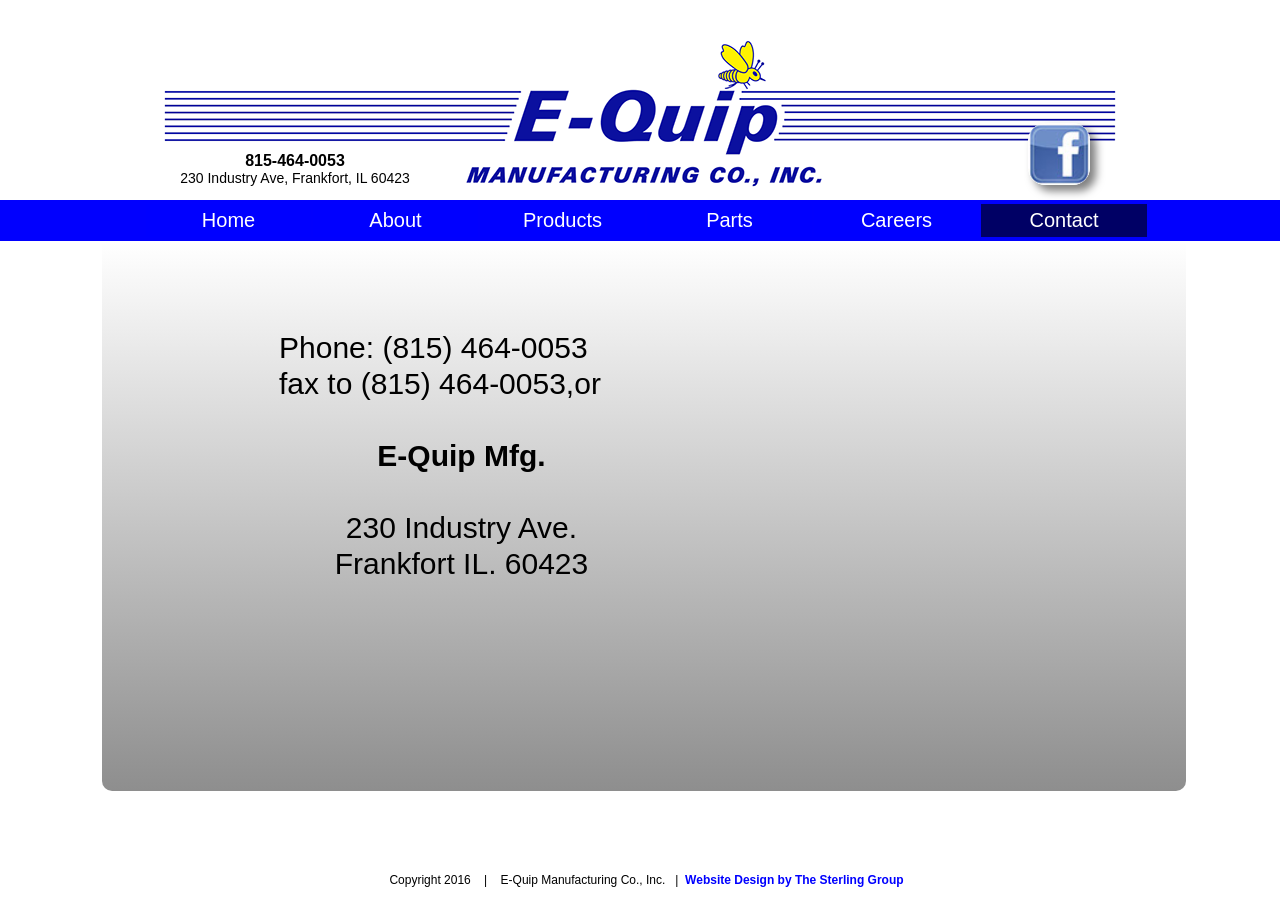
<file: old-site-mirror/e-quipmfg.com/contact.html>
<!DOCTYPE html>
<html class="nojs html css_verticalspacer" lang="en-US">
 <head>

  <meta http-equiv="Content-type" content="text/html;charset=UTF-8"/>
  <meta name="generator" content="2018.1.1.386"/>
  
  <script type="text/javascript">
   // Update the 'nojs'/'js' class on the html node
document.documentElement.className = document.documentElement.className.replace(/\bnojs\b/g, 'js');

// Check that all required assets are uploaded and up-to-date
if(typeof Muse == "undefined") window.Muse = {}; window.Muse.assets = {"required":["museutils.js", "museconfig.js", "jquery.watch.js", "jquery.musemenu.js", "require.js", "contact.css"], "outOfDate":[]};
</script>
  
  <title>Contact</title>
  <!-- CSS -->
  <link rel="stylesheet" type="text/css" href="css/site_global.css?crc=4195999137"/>
  <link rel="stylesheet" type="text/css" href="css/master_a-master.css?crc=383295714"/>
  <link rel="stylesheet" type="text/css" href="css/contact.css?crc=185022745" id="pagesheet"/>
  <!-- JS includes -->
  <!--[if lt IE 9]>
  <script src="scripts/html5shiv.js?crc=4241844378" type="text/javascript"></script>
  <![endif]-->
   </head>
 <body>

  <div class="clearfix" id="page"><!-- group -->
   <div class="clearfix grpelem" id="pu9398"><!-- group -->
    <div class="browser_width grpelem" id="u9398-bw">
     <div id="u9398"><!-- simple frame --></div>
    </div>
    <a class="nonblock nontext clip_frame grpelem" id="u4531" href="index.html" data-href="page:U4350"><!-- image --><img class="block" id="u4531_img" src="images/e-quip_2018.png?crc=4217789396" alt="" width="954" height="149"/></a>
    <div class="clearfix grpelem" id="u4621-5" data-IBE-flags="txtStyleSrc"><!-- content -->
     <p><span id="u4621">​</span><span class="actAsInlineDiv normal_text" id="u4622"><!-- content --><span class="actAsDiv clearfix excludeFromNormalFlow" id="u4623-6" data-IBE-flags="txtStyleSrc"><!-- content --><span class="actAsPara" id="u4623-2">815-464-0053</span><span class="actAsPara" id="u4623-4">230 Industry Ave, Frankfort, IL 60423</span></span></span><span></span></p>
    </div>
    <a class="nonblock nontext shadow rounded-corners clip_frame grpelem" id="u4543" href="https://www.facebook.com/EQuipManufacturing/"><!-- image --><img class="block" id="u4543_img" src="images/facebook_0.jpg?crc=3906150601" alt="" width="62" height="62"/></a>
    <nav class="MenuBar clearfix grpelem" id="menuu4554"><!-- horizontal box -->
     <div class="MenuItemContainer clearfix grpelem" id="u4583"><!-- vertical box -->
      <a class="nonblock nontext MenuItem MenuItemWithSubMenu rgba-background clearfix colelem" id="u4586" href="index.html" data-href="page:U4350"><!-- horizontal box --><div class="MenuItemLabel NoWrap clearfix grpelem" id="u4587-4" data-IBE-flags="txtStyleSrc"><!-- content --><p>Home</p></div></a>
     </div>
     <div class="MenuItemContainer clearfix grpelem" id="u4562"><!-- vertical box -->
      <a class="nonblock nontext MenuItem MenuItemWithSubMenu rgba-background clearfix colelem" id="u4565" href="about.html" data-href="page:U4743"><!-- horizontal box --><div class="MenuItemLabel NoWrap clearfix grpelem" id="u4566-4" data-IBE-flags="txtStyleSrc"><!-- content --><p>About</p></div></a>
     </div>
     <div class="MenuItemContainer clearfix grpelem" id="u4590"><!-- vertical box -->
      <a class="nonblock nontext MenuItem MenuItemWithSubMenu rgba-background clearfix colelem" id="u4593" href="products.html" data-href="page:U4749"><!-- horizontal box --><div class="MenuItemLabel NoWrap clearfix grpelem" id="u4595-4" data-IBE-flags="txtStyleSrc"><!-- content --><p>Products</p></div></a>
     </div>
     <div class="MenuItemContainer clearfix grpelem" id="u4555"><!-- vertical box -->
      <a class="nonblock nontext MenuItem MenuItemWithSubMenu rgba-background clearfix colelem" id="u4558" href="parts.html" data-href="page:U4755"><!-- horizontal box --><div class="MenuItemLabel NoWrap clearfix grpelem" id="u4561-4" data-IBE-flags="txtStyleSrc"><!-- content --><p>Parts</p></div></a>
     </div>
     <div class="MenuItemContainer clearfix grpelem" id="u4569"><!-- vertical box -->
      <a class="nonblock nontext MenuItem MenuItemWithSubMenu rgba-background clearfix colelem" id="u4572" href="careers.html" data-href="page:U4761"><!-- horizontal box --><div class="MenuItemLabel NoWrap clearfix grpelem" id="u4574-4" data-IBE-flags="txtStyleSrc"><!-- content --><p>Careers</p></div></a>
     </div>
     <div class="MenuItemContainer clearfix grpelem" id="u4576"><!-- vertical box -->
      <a class="nonblock nontext MenuItem MenuItemWithSubMenu MuseMenuActive rgba-background clearfix colelem" id="u4579" href="contact.html" data-href="page:U4767"><!-- horizontal box --><div class="MenuItemLabel NoWrap clearfix grpelem" id="u4580-4" data-IBE-flags="txtStyleSrc"><!-- content --><p>Contact</p></div></a>
     </div>
    </nav>
    <div class="gradient grpelem" id="u5028"><!-- simple frame --></div>
    <div class="size_fixed grpelem" id="u5277"><!-- custom html -->
     
<iframe class="actAsDiv" width="401" height="400" frameborder="0" scrolling="no" marginheight="0" marginwidth="0" src="https://maps.google.com/maps?f=q&amp;source=s_q&amp;hl=en&amp;q=230%20Industry%20Ave%20Frankfort%20Il%2060423&amp;aq=0&amp;ie=UTF8&amp;t=m&amp;z=12&amp;iwloc=A&amp;output=embed"></iframe>

    </div>
    <!-- m_editable region-id="editable-static-tag-U9918-BP_infinity" template="contact.html" data-type="html" data-ice-options="disableImageResize,link,txtStyleTarget" -->
    <div class="clearfix grpelem" id="u9918-14" data-muse-uid="U9918" data-muse-type="txt_frame" data-IBE-flags="txtStyleSrc"><!-- content -->
     <p id="u9918-2">Phone: (815) 464-0053</p>
     <p id="u9918-4">fax to (815) 464-0053,or</p>
     <p id="u9918-5">&nbsp;</p>
     <p id="u9918-7">E-Quip Mfg.</p>
     <p id="u9918-8">&nbsp;</p>
     <p id="u9918-10">230 Industry Ave.</p>
     <p id="u9918-12">Frankfort IL. 60423</p>
    </div>
    <!-- /m_editable -->
   </div>
   <div class="verticalspacer" data-offset-top="772" data-content-above-spacer="790" data-content-below-spacer="35"></div>
   <div class="clearfix grpelem" id="u7612-7" data-IBE-flags="txtStyleSrc"><!-- content -->
    <p><span id="u7612">Copyright 2016&nbsp;&nbsp;&nbsp; |&nbsp;&nbsp;&nbsp; E-Quip Manufacturing Co., Inc.&nbsp;&nbsp; |&nbsp; </span><a class="nonblock" href="http://www.thesterlinggroup.org"> <span id="u7612-3">Website Design by The Sterling Group</span></a></p>
   </div>
  </div>
  <!-- Other scripts -->
  <script type="text/javascript">
   // Decide whether to suppress missing file error or not based on preference setting
var suppressMissingFileError = true
</script>
  <script type="text/javascript">
   window.Muse.assets.check=function(c){if(!window.Muse.assets.checked){window.Muse.assets.checked=!0;var b={},d=function(a,b){if(window.getComputedStyle){var c=window.getComputedStyle(a,null);return c&&c.getPropertyValue(b)||c&&c[b]||""}if(document.documentElement.currentStyle)return(c=a.currentStyle)&&c[b]||a.style&&a.style[b]||"";return""},a=function(a){if(a.match(/^rgb/))return a=a.replace(/\s+/g,"").match(/([\d\,]+)/gi)[0].split(","),(parseInt(a[0])<<16)+(parseInt(a[1])<<8)+parseInt(a[2]);if(a.match(/^\#/))return parseInt(a.substr(1),
16);return 0},f=function(f){for(var g=document.getElementsByTagName("link"),j=0;j<g.length;j++)if("text/css"==g[j].type){var l=(g[j].href||"").match(/\/?css\/([\w\-]+\.css)\?crc=(\d+)/);if(!l||!l[1]||!l[2])break;b[l[1]]=l[2]}g=document.createElement("div");g.className="version";g.style.cssText="display:none; width:1px; height:1px;";document.getElementsByTagName("body")[0].appendChild(g);for(j=0;j<Muse.assets.required.length;){var l=Muse.assets.required[j],k=l.match(/([\w\-\.]+)\.(\w+)$/),i=k&&k[1]?
k[1]:null,k=k&&k[2]?k[2]:null;switch(k.toLowerCase()){case "css":i=i.replace(/\W/gi,"_").replace(/^([^a-z])/gi,"_$1");g.className+=" "+i;i=a(d(g,"color"));k=a(d(g,"backgroundColor"));i!=0||k!=0?(Muse.assets.required.splice(j,1),"undefined"!=typeof b[l]&&(i!=b[l]>>>24||k!=(b[l]&16777215))&&Muse.assets.outOfDate.push(l)):j++;g.className="version";break;case "js":j++;break;default:throw Error("Unsupported file type: "+k);}}c?c().jquery!="1.8.3"&&Muse.assets.outOfDate.push("jquery-1.8.3.min.js"):Muse.assets.required.push("jquery-1.8.3.min.js");
g.parentNode.removeChild(g);if(Muse.assets.outOfDate.length||Muse.assets.required.length)g="Some files on the server may be missing or incorrect. Clear browser cache and try again. If the problem persists please contact website author.",f&&Muse.assets.outOfDate.length&&(g+="\nOut of date: "+Muse.assets.outOfDate.join(",")),f&&Muse.assets.required.length&&(g+="\nMissing: "+Muse.assets.required.join(",")),suppressMissingFileError?(g+="\nUse SuppressMissingFileError key in AppPrefs.xml to show missing file error pop up.",console.log(g)):alert(g)};location&&location.search&&location.search.match&&location.search.match(/muse_debug/gi)?
setTimeout(function(){f(!0)},5E3):f()}};
var muse_init=function(){require.config({baseUrl:""});require(["jquery","museutils","whatinput","jquery.watch","jquery.musemenu"],function(c){var $ = c;$(document).ready(function(){try{
window.Muse.assets.check($);/* body */
Muse.Utils.transformMarkupToFixBrowserProblemsPreInit();/* body */
Muse.Utils.prepHyperlinks(true);/* body */
Muse.Utils.resizeHeight('.browser_width');/* resize height */
Muse.Utils.requestAnimationFrame(function() { $('body').addClass('initialized'); });/* mark body as initialized */
Muse.Utils.makeButtonsVisibleAfterSettingMinWidth();/* body */
Muse.Utils.initWidget('.MenuBar', ['#bp_infinity'], function(elem) { return $(elem).museMenu(); });/* unifiedNavBar */
Muse.Utils.fullPage('#page');/* 100% height page */
Muse.Utils.showWidgetsWhenReady();/* body */
Muse.Utils.transformMarkupToFixBrowserProblems();/* body */
}catch(b){if(b&&"function"==typeof b.notify?b.notify():Muse.Assert.fail("Error calling selector function: "+b),false)throw b;}})})};

</script>
  <!-- RequireJS script -->
  <script src="scripts/require.js?crc=4177726516" type="text/javascript" async data-main="scripts/museconfig.js?crc=128606099" onload="if (requirejs) requirejs.onError = function(requireType, requireModule) { if (requireType && requireType.toString && requireType.toString().indexOf && 0 <= requireType.toString().indexOf('#scripterror')) window.Muse.assets.check(); }" onerror="window.Muse.assets.check();"></script>
   </body>
</html>
</file>
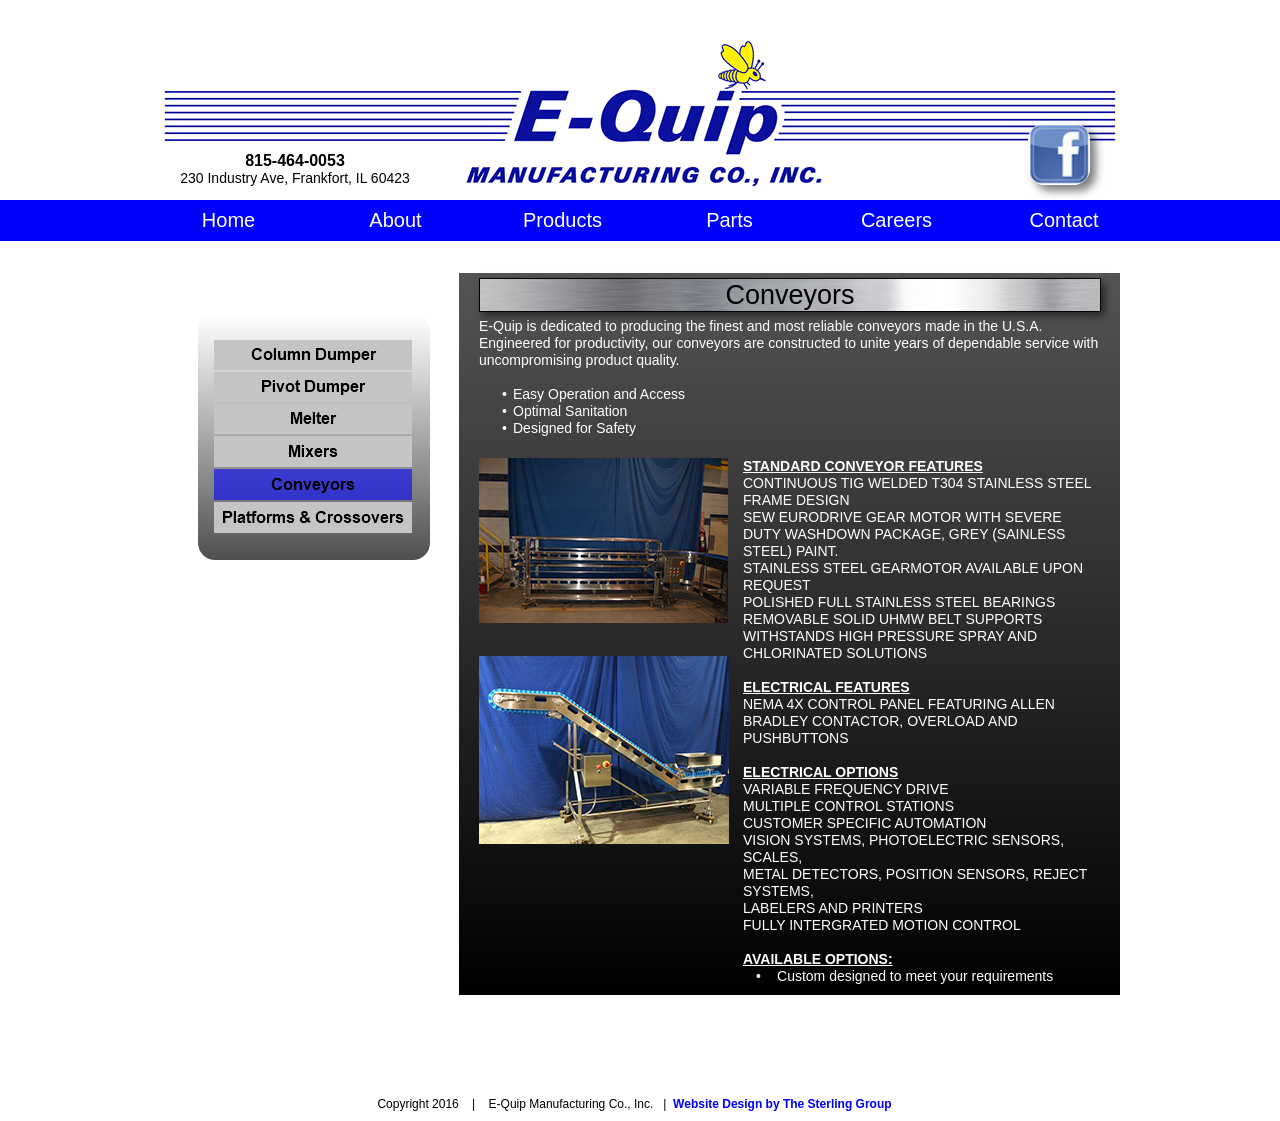
<file: old-site-mirror/e-quipmfg.com/conveyors.html>
<!DOCTYPE html>
<html class="nojs html css_verticalspacer" lang="en-US">
 <head>

  <meta http-equiv="Content-type" content="text/html;charset=UTF-8"/>
  <meta name="generator" content="2018.1.1.386"/>
  
  <script type="text/javascript">
   // Update the 'nojs'/'js' class on the html node
document.documentElement.className = document.documentElement.className.replace(/\bnojs\b/g, 'js');

// Check that all required assets are uploaded and up-to-date
if(typeof Muse == "undefined") window.Muse = {}; window.Muse.assets = {"required":["museutils.js", "museconfig.js", "jquery.watch.js", "jquery.musemenu.js", "jquery.musepolyfill.bgsize.js", "require.js", "conveyors.css"], "outOfDate":[]};
</script>
  
  <title>Conveyors</title>
  <!-- CSS -->
  <link rel="stylesheet" type="text/css" href="css/site_global.css?crc=4195999137"/>
  <link rel="stylesheet" type="text/css" href="css/master_master-b.css?crc=149797764"/>
  <link rel="stylesheet" type="text/css" href="css/conveyors.css?crc=224769124" id="pagesheet"/>
  <!-- JS includes -->
  <!--[if lt IE 9]>
  <script src="scripts/html5shiv.js?crc=4241844378" type="text/javascript"></script>
  <![endif]-->
   </head>
 <body>

  <div class="clearfix" id="page"><!-- group -->
   <div class="clearfix grpelem" id="pu9752"><!-- group -->
    <div class="browser_width grpelem" id="u9752-bw">
     <div id="u9752"><!-- simple frame --></div>
    </div>
    <a class="nonblock nontext clip_frame grpelem" id="u9753" href="index.html" data-href="page:U4350"><!-- image --><img class="block" id="u9753_img" src="images/e-quip_2018.png?crc=4217789396" alt="" width="954" height="149"/></a>
    <div class="clearfix grpelem" id="u9749-5" data-IBE-flags="txtStyleSrc"><!-- content -->
     <p><span id="u9749">​</span><span class="actAsInlineDiv normal_text" id="u9750"><!-- content --><span class="actAsDiv clearfix excludeFromNormalFlow" id="u9751-6" data-IBE-flags="txtStyleSrc"><!-- content --><span class="actAsPara" id="u9751-2">815-464-0053</span><span class="actAsPara" id="u9751-4">230 Industry Ave, Frankfort, IL 60423</span></span></span><span></span></p>
    </div>
    <a class="nonblock nontext clip_frame grpelem" id="u9747" href="https://www.facebook.com/EQuipManufacturing/"><!-- image --><img class="block" id="u9747_img" src="images/facebook_0.jpg?crc=3906150601" alt="" width="62" height="62"/></a>
    <nav class="MenuBar clearfix grpelem" id="menuu9704"><!-- horizontal box -->
     <div class="MenuItemContainer clearfix grpelem" id="u9740"><!-- vertical box -->
      <a class="nonblock nontext MenuItem MenuItemWithSubMenu clearfix colelem" id="u9741" href="index.html" data-href="page:U4350"><!-- horizontal box --><div class="MenuItemLabel NoWrap clearfix grpelem" id="u9742-4" data-IBE-flags="txtStyleSrc"><!-- content --><p>Home</p></div></a>
     </div>
     <div class="MenuItemContainer clearfix grpelem" id="u9726"><!-- vertical box -->
      <a class="nonblock nontext MenuItem MenuItemWithSubMenu clearfix colelem" id="u9727" href="about.html" data-href="page:U4743"><!-- horizontal box --><div class="MenuItemLabel NoWrap clearfix grpelem" id="u9730-4" data-IBE-flags="txtStyleSrc"><!-- content --><p>About</p></div></a>
     </div>
     <div class="MenuItemContainer clearfix grpelem" id="u9733"><!-- vertical box -->
      <a class="nonblock nontext MenuItem MenuItemWithSubMenu clearfix colelem" id="u9736" href="products.html" data-href="page:U4749"><!-- horizontal box --><div class="MenuItemLabel NoWrap clearfix grpelem" id="u9737-4" data-IBE-flags="txtStyleSrc"><!-- content --><p>Products</p></div></a>
     </div>
     <div class="MenuItemContainer clearfix grpelem" id="u9712"><!-- vertical box -->
      <a class="nonblock nontext MenuItem MenuItemWithSubMenu clearfix colelem" id="u9715" href="parts.html" data-href="page:U4755"><!-- horizontal box --><div class="MenuItemLabel NoWrap clearfix grpelem" id="u9718-4" data-IBE-flags="txtStyleSrc"><!-- content --><p>Parts</p></div></a>
     </div>
     <div class="MenuItemContainer clearfix grpelem" id="u9705"><!-- vertical box -->
      <a class="nonblock nontext MenuItem MenuItemWithSubMenu clearfix colelem" id="u9708" href="careers.html" data-href="page:U4761"><!-- horizontal box --><div class="MenuItemLabel NoWrap clearfix grpelem" id="u9710-4" data-IBE-flags="txtStyleSrc"><!-- content --><p>Careers</p></div></a>
     </div>
     <div class="MenuItemContainer clearfix grpelem" id="u9719"><!-- vertical box -->
      <a class="nonblock nontext MenuItem MenuItemWithSubMenu clearfix colelem" id="u9722" href="contact.html" data-href="page:U4767"><!-- horizontal box --><div class="MenuItemLabel NoWrap clearfix grpelem" id="u9724-4" data-IBE-flags="txtStyleSrc"><!-- content --><p>Contact</p></div></a>
     </div>
    </nav>
    <div class="clearfix grpelem" id="u9758"><!-- group -->
     <div class="grpelem" id="u9759"><!-- content --></div>
     <nav class="MenuBar clearfix grpelem" id="menuu9760"><!-- vertical box -->
      <div class="MenuItemContainer clearfix colelem" id="u9775"><!-- horizontal box -->
       <a class="nonblock nontext MenuItem MenuItemWithSubMenu clearfix grpelem" id="u9778" href="column-dumper.html" data-href="page:U5488"><!-- horizontal box --><div class="MenuItemLabel grpelem" id="u9779-4"><!-- rasterized frame --><div id="u9779-4_clip"><img alt="Column Dumper" width="198" height="19" src="images/u9779-4.png?crc=60957209" data-IBE-flags="txtStyleSrc"/></div></div></a>
      </div>
      <div class="MenuItemContainer clearfix colelem" id="u9782"><!-- horizontal box -->
       <a class="nonblock nontext MenuItem MenuItemWithSubMenu clearfix grpelem" id="u9783" href="pivot-dumper.html" data-href="page:U4782"><!-- horizontal box --><div class="MenuItemLabel grpelem" id="u9786-4"><!-- rasterized frame --><div id="u9786-4_clip"><img alt="Pivot Dumper" width="198" height="19" src="images/u9786-4.png?crc=3910143326" data-IBE-flags="txtStyleSrc"/></div></div></a>
      </div>
      <div class="MenuItemContainer clearfix colelem" id="u9768"><!-- horizontal box -->
       <a class="nonblock nontext MenuItem MenuItemWithSubMenu clearfix grpelem" id="u9769" href="melter.html" data-href="page:U4788"><!-- horizontal box --><div class="MenuItemLabel grpelem" id="u9772-4"><!-- rasterized frame --><div id="u9772-4_clip"><img alt="Melter" width="198" height="19" src="images/u9772-4.png?crc=4119226341" data-IBE-flags="txtStyleSrc"/></div></div></a>
      </div>
      <div class="MenuItemContainer clearfix colelem" id="u9789"><!-- horizontal box -->
       <a class="nonblock nontext MenuItem MenuItemWithSubMenu clearfix grpelem" id="u9790" href="mixers.html" data-href="page:U4794"><!-- horizontal box --><div class="MenuItemLabel grpelem" id="u9793-4"><!-- rasterized frame --><div id="u9793-4_clip"><img alt="Mixers" width="198" height="19" src="images/u9793-4.png?crc=4047523535" data-IBE-flags="txtStyleSrc"/></div></div></a>
      </div>
      <div class="MenuItemContainer clearfix colelem" id="u9761"><!-- horizontal box -->
       <a class="nonblock nontext MenuItem MenuItemWithSubMenu MuseMenuActive clearfix grpelem" id="u9764" href="conveyors.html" data-href="page:U4800"><!-- horizontal box --><div class="MenuItemLabel grpelem" id="u9767-4"><!-- rasterized frame --><div id="u9767-4_clip"><img alt="Conveyors" width="198" height="19" src="images/u9767-4.png?crc=4273747648" data-IBE-flags="txtStyleSrc"/></div></div></a>
      </div>
      <div class="MenuItemContainer clearfix colelem" id="u9796"><!-- horizontal box -->
       <a class="nonblock nontext MenuItem MenuItemWithSubMenu clearfix grpelem" id="u9797" href="platforms---crossovers.html" data-href="page:U5446"><!-- horizontal box --><div class="MenuItemLabel grpelem" id="u9800-4"><!-- rasterized frame --><div id="u9800-4_clip"><img alt="Platforms &amp; Crossovers" width="198" height="19" src="images/u9800-4.png?crc=3776683414" data-IBE-flags="txtStyleSrc"/></div></div></a>
      </div>
     </nav>
    </div>
    <div class="gradient clearfix grpelem" id="u5473"><!-- column -->
     <div class="position_content" id="u5473_position_content">
      <!-- m_editable region-id="editable-static-tag-U5475-BP_infinity" template="conveyors.html" data-type="html" data-ice-options="disableImageResize,link,txtStyleTarget" -->
      <div class="shadow museBGSize clearfix colelem" id="u5475-4" data-muse-uid="U5475" data-muse-type="txt_frame" data-IBE-flags="txtStyleSrc"><!-- content -->
       <p>Conveyors</p>
      </div>
      <!-- /m_editable -->
      <!-- m_editable region-id="editable-static-tag-U5474-BP_infinity" template="conveyors.html" data-type="html" data-ice-options="disableImageResize,link,txtStyleTarget" -->
      <div class="clearfix colelem" id="u5474-14" data-muse-uid="U5474" data-muse-type="txt_frame" data-IBE-flags="txtStyleSrc"><!-- content -->
       <p>E-Quip is dedicated to producing the finest and most reliable conveyors made in the U.S.A.</p>
       <p>Engineered for productivity, our conveyors are constructed to unite years of dependable service with uncompromising product quality.</p>
       <p>&nbsp;</p>
       <ul class="list0 nls-None" id="u5474-12">
        <li>Easy Operation and Access</li>
        <li>Optimal Sanitation</li>
        <li>Designed for Safety</li>
       </ul>
      </div>
      <!-- /m_editable -->
      <div class="clearfix colelem" id="ppu5702"><!-- group -->
       <div class="clearfix grpelem" id="pu5702"><!-- column -->
        <!-- m_editable region-id="editable-static-tag-U5702-BP_infinity" template="conveyors.html" data-type="image" -->
        <div class="clip_frame colelem" id="u5702" data-muse-uid="U5702" data-muse-type="img_frame"><!-- image -->
         <img class="block" id="u5702_img" src="images/dsc_0431.jpg?crc=4034174324" alt="" width="249" height="165" data-muse-src="images/dsc_0431.jpg?crc=4034174324"/>
        </div>
        <!-- /m_editable -->
        <!-- m_editable region-id="editable-static-tag-U5708-BP_infinity" template="conveyors.html" data-type="image" -->
        <div class="clip_frame colelem" id="u5708" data-muse-uid="U5708" data-muse-type="img_frame"><!-- image -->
         <img class="block" id="u5708_img" src="images/photo 1.jpg?crc=380718432" alt="" width="250" height="188" data-muse-src="images/photo 1.jpg?crc=380718432"/>
        </div>
        <!-- /m_editable -->
       </div>
       <!-- m_editable region-id="editable-static-tag-U5527-BP_infinity" template="conveyors.html" data-type="html" data-ice-options="disableImageResize,link,txtStyleTarget" -->
       <div class="clearfix grpelem" id="u5527-45" data-muse-uid="U5527" data-muse-type="txt_frame" data-IBE-flags="txtStyleSrc"><!-- content -->
        <p id="u5527-2"><span id="u5527">STANDARD CONVEYOR FEATURES</span></p>
        <p>CONTINUOUS TIG WELDED T304 STAINLESS STEEL FRAME DESIGN</p>
        <p>SEW EURODRIVE GEAR MOTOR WITH SEVERE DUTY WASHDOWN PACKAGE, GREY (SAINLESS STEEL) PAINT.</p>
        <p>STAINLESS STEEL GEARMOTOR AVAILABLE UPON REQUEST</p>
        <p>POLISHED FULL STAINLESS STEEL BEARINGS</p>
        <p>REMOVABLE SOLID UHMW BELT SUPPORTS</p>
        <p>WITHSTANDS HIGH PRESSURE SPRAY AND CHLORINATED SOLUTIONS</p>
        <p id="u5527-15">&nbsp;</p>
        <p id="u5527-17"><span id="u5527-16">ELECTRICAL FEATURES</span></p>
        <p>NEMA 4X CONTROL PANEL FEATURING ALLEN BRADLEY CONTACTOR, OVERLOAD AND PUSHBUTTONS</p>
        <p>&nbsp;</p>
        <p id="u5527-22"><span id="u5527-21">ELECTRICAL OPTIONS</span></p>
        <p>VARIABLE FREQUENCY DRIVE</p>
        <p>MULTIPLE CONTROL STATIONS</p>
        <p>CUSTOMER SPECIFIC AUTOMATION</p>
        <p>VISION SYSTEMS, PHOTOELECTRIC SENSORS, SCALES,</p>
        <p>METAL DETECTORS, POSITION SENSORS, REJECT SYSTEMS,</p>
        <p>LABELERS AND PRINTERS</p>
        <p>FULLY INTERGRATED MOTION CONTROL</p>
        <p>&nbsp;</p>
        <p id="u5527-39"><span id="u5527-38">AVAILABLE OPTIONS:</span></p>
        <ul class="list0 nls-None" id="u5527-43">
         <li id="u5527-42"><span id="u5527-40">C</span>USTOM DESIGNED TO MEET YOUR REQUIREMENTS</li>
        </ul>
       </div>
       <!-- /m_editable -->
      </div>
     </div>
    </div>
   </div>
   <div class="verticalspacer" data-offset-top="1066" data-content-above-spacer="995" data-content-below-spacer="35"></div>
   <div class="clearfix grpelem" id="u9703-7" data-IBE-flags="txtStyleSrc"><!-- content -->
    <p><span id="u9703">Copyright 2016&nbsp;&nbsp;&nbsp; |&nbsp;&nbsp;&nbsp; E-Quip Manufacturing Co., Inc.&nbsp;&nbsp; |&nbsp; </span><a class="nonblock" href="http://www.thesterlinggroup.org"> <span id="u9703-3">Website Design by The Sterling Group</span></a></p>
   </div>
  </div>
  <!-- Other scripts -->
  <script type="text/javascript">
   // Decide whether to suppress missing file error or not based on preference setting
var suppressMissingFileError = true
</script>
  <script type="text/javascript">
   window.Muse.assets.check=function(c){if(!window.Muse.assets.checked){window.Muse.assets.checked=!0;var b={},d=function(a,b){if(window.getComputedStyle){var c=window.getComputedStyle(a,null);return c&&c.getPropertyValue(b)||c&&c[b]||""}if(document.documentElement.currentStyle)return(c=a.currentStyle)&&c[b]||a.style&&a.style[b]||"";return""},a=function(a){if(a.match(/^rgb/))return a=a.replace(/\s+/g,"").match(/([\d\,]+)/gi)[0].split(","),(parseInt(a[0])<<16)+(parseInt(a[1])<<8)+parseInt(a[2]);if(a.match(/^\#/))return parseInt(a.substr(1),
16);return 0},f=function(f){for(var g=document.getElementsByTagName("link"),j=0;j<g.length;j++)if("text/css"==g[j].type){var l=(g[j].href||"").match(/\/?css\/([\w\-]+\.css)\?crc=(\d+)/);if(!l||!l[1]||!l[2])break;b[l[1]]=l[2]}g=document.createElement("div");g.className="version";g.style.cssText="display:none; width:1px; height:1px;";document.getElementsByTagName("body")[0].appendChild(g);for(j=0;j<Muse.assets.required.length;){var l=Muse.assets.required[j],k=l.match(/([\w\-\.]+)\.(\w+)$/),i=k&&k[1]?
k[1]:null,k=k&&k[2]?k[2]:null;switch(k.toLowerCase()){case "css":i=i.replace(/\W/gi,"_").replace(/^([^a-z])/gi,"_$1");g.className+=" "+i;i=a(d(g,"color"));k=a(d(g,"backgroundColor"));i!=0||k!=0?(Muse.assets.required.splice(j,1),"undefined"!=typeof b[l]&&(i!=b[l]>>>24||k!=(b[l]&16777215))&&Muse.assets.outOfDate.push(l)):j++;g.className="version";break;case "js":j++;break;default:throw Error("Unsupported file type: "+k);}}c?c().jquery!="1.8.3"&&Muse.assets.outOfDate.push("jquery-1.8.3.min.js"):Muse.assets.required.push("jquery-1.8.3.min.js");
g.parentNode.removeChild(g);if(Muse.assets.outOfDate.length||Muse.assets.required.length)g="Some files on the server may be missing or incorrect. Clear browser cache and try again. If the problem persists please contact website author.",f&&Muse.assets.outOfDate.length&&(g+="\nOut of date: "+Muse.assets.outOfDate.join(",")),f&&Muse.assets.required.length&&(g+="\nMissing: "+Muse.assets.required.join(",")),suppressMissingFileError?(g+="\nUse SuppressMissingFileError key in AppPrefs.xml to show missing file error pop up.",console.log(g)):alert(g)};location&&location.search&&location.search.match&&location.search.match(/muse_debug/gi)?
setTimeout(function(){f(!0)},5E3):f()}};
var muse_init=function(){require.config({baseUrl:""});require(["jquery","museutils","whatinput","jquery.watch","jquery.musemenu","jquery.musepolyfill.bgsize"],function(c){var $ = c;$(document).ready(function(){try{
window.Muse.assets.check($);/* body */
Muse.Utils.transformMarkupToFixBrowserProblemsPreInit();/* body */
Muse.Utils.prepHyperlinks(true);/* body */
Muse.Utils.resizeHeight('.browser_width');/* resize height */
Muse.Utils.requestAnimationFrame(function() { $('body').addClass('initialized'); });/* mark body as initialized */
Muse.Utils.makeButtonsVisibleAfterSettingMinWidth();/* body */
Muse.Utils.initWidget('.MenuBar', ['#bp_infinity'], function(elem) { return $(elem).museMenu(); });/* unifiedNavBar */
Muse.Utils.fullPage('#page');/* 100% height page */
Muse.Utils.showWidgetsWhenReady();/* body */
Muse.Utils.transformMarkupToFixBrowserProblems();/* body */
}catch(b){if(b&&"function"==typeof b.notify?b.notify():Muse.Assert.fail("Error calling selector function: "+b),false)throw b;}})})};

</script>
  <!-- RequireJS script -->
  <script src="scripts/require.js?crc=4177726516" type="text/javascript" async data-main="scripts/museconfig.js?crc=128606099" onload="if (requirejs) requirejs.onError = function(requireType, requireModule) { if (requireType && requireType.toString && requireType.toString().indexOf && 0 <= requireType.toString().indexOf('#scripterror')) window.Muse.assets.check(); }" onerror="window.Muse.assets.check();"></script>
   </body>
</html>
</file>
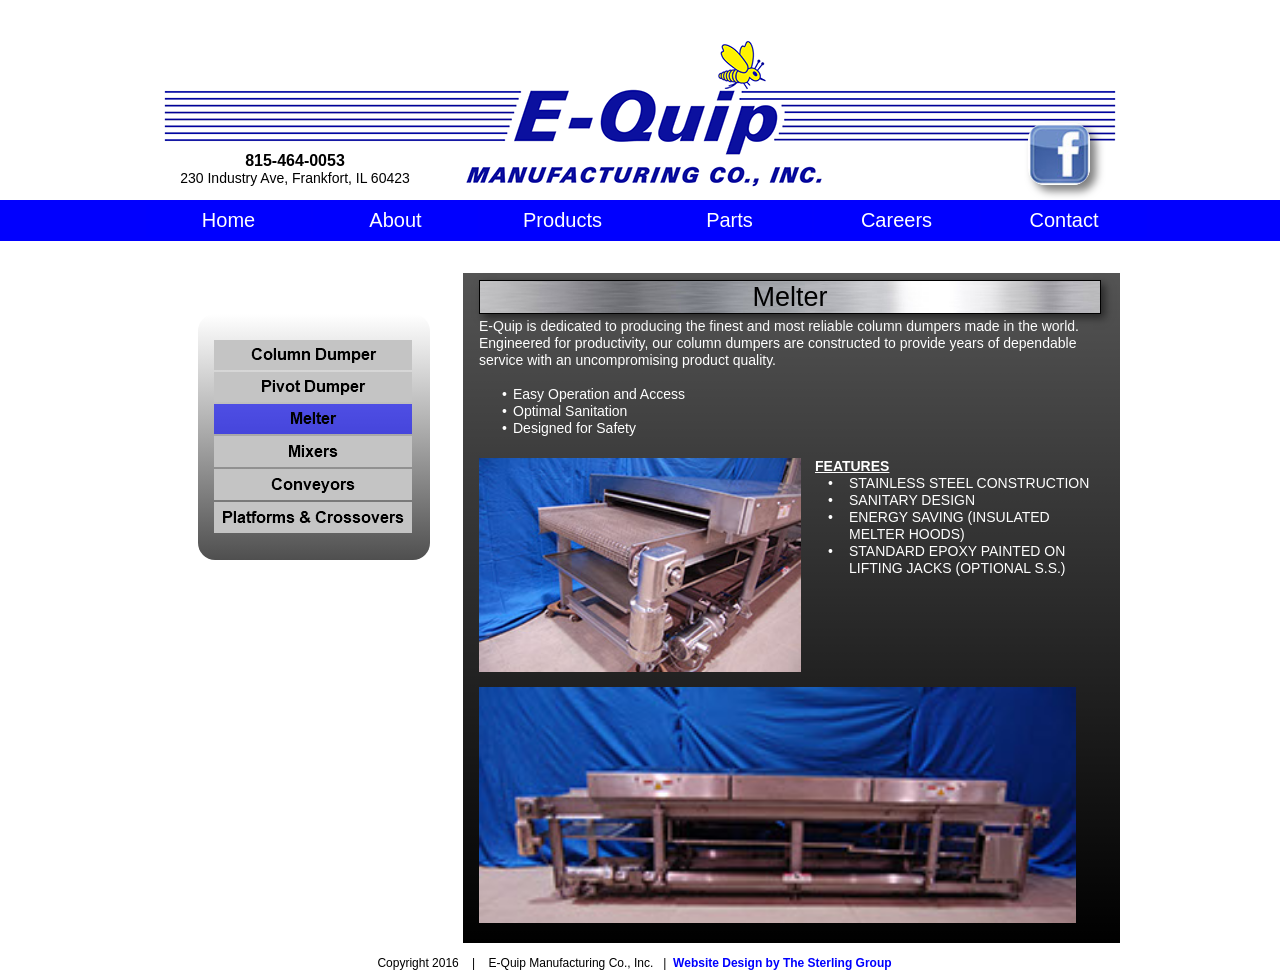
<file: old-site-mirror/e-quipmfg.com/melter.html>
<!DOCTYPE html>
<html class="nojs html css_verticalspacer" lang="en-US">
 <head>

  <meta http-equiv="Content-type" content="text/html;charset=UTF-8"/>
  <meta name="generator" content="2018.1.1.386"/>
  
  <script type="text/javascript">
   // Update the 'nojs'/'js' class on the html node
document.documentElement.className = document.documentElement.className.replace(/\bnojs\b/g, 'js');

// Check that all required assets are uploaded and up-to-date
if(typeof Muse == "undefined") window.Muse = {}; window.Muse.assets = {"required":["museutils.js", "museconfig.js", "jquery.watch.js", "jquery.musemenu.js", "jquery.musepolyfill.bgsize.js", "require.js", "melter.css"], "outOfDate":[]};
</script>
  
  <title>Melter</title>
  <!-- CSS -->
  <link rel="stylesheet" type="text/css" href="css/site_global.css?crc=4195999137"/>
  <link rel="stylesheet" type="text/css" href="css/master_master-b.css?crc=149797764"/>
  <link rel="stylesheet" type="text/css" href="css/melter.css?crc=3789726418" id="pagesheet"/>
  <!-- JS includes -->
  <!--[if lt IE 9]>
  <script src="scripts/html5shiv.js?crc=4241844378" type="text/javascript"></script>
  <![endif]-->
   </head>
 <body>

  <div class="clearfix" id="page"><!-- group -->
   <div class="clearfix grpelem" id="pu9752"><!-- group -->
    <div class="browser_width grpelem" id="u9752-bw">
     <div id="u9752"><!-- simple frame --></div>
    </div>
    <a class="nonblock nontext clip_frame grpelem" id="u9753" href="index.html" data-href="page:U4350"><!-- image --><img class="block" id="u9753_img" src="images/e-quip_2018.png?crc=4217789396" alt="" width="954" height="149"/></a>
    <div class="clearfix grpelem" id="u9749-5" data-IBE-flags="txtStyleSrc"><!-- content -->
     <p><span id="u9749">​</span><span class="actAsInlineDiv normal_text" id="u9750"><!-- content --><span class="actAsDiv clearfix excludeFromNormalFlow" id="u9751-6" data-IBE-flags="txtStyleSrc"><!-- content --><span class="actAsPara" id="u9751-2">815-464-0053</span><span class="actAsPara" id="u9751-4">230 Industry Ave, Frankfort, IL 60423</span></span></span><span></span></p>
    </div>
    <a class="nonblock nontext clip_frame grpelem" id="u9747" href="https://www.facebook.com/EQuipManufacturing/"><!-- image --><img class="block" id="u9747_img" src="images/facebook_0.jpg?crc=3906150601" alt="" width="62" height="62"/></a>
    <nav class="MenuBar clearfix grpelem" id="menuu9704"><!-- horizontal box -->
     <div class="MenuItemContainer clearfix grpelem" id="u9740"><!-- vertical box -->
      <a class="nonblock nontext MenuItem MenuItemWithSubMenu clearfix colelem" id="u9741" href="index.html" data-href="page:U4350"><!-- horizontal box --><div class="MenuItemLabel NoWrap clearfix grpelem" id="u9742-4" data-IBE-flags="txtStyleSrc"><!-- content --><p>Home</p></div></a>
     </div>
     <div class="MenuItemContainer clearfix grpelem" id="u9726"><!-- vertical box -->
      <a class="nonblock nontext MenuItem MenuItemWithSubMenu clearfix colelem" id="u9727" href="about.html" data-href="page:U4743"><!-- horizontal box --><div class="MenuItemLabel NoWrap clearfix grpelem" id="u9730-4" data-IBE-flags="txtStyleSrc"><!-- content --><p>About</p></div></a>
     </div>
     <div class="MenuItemContainer clearfix grpelem" id="u9733"><!-- vertical box -->
      <a class="nonblock nontext MenuItem MenuItemWithSubMenu clearfix colelem" id="u9736" href="products.html" data-href="page:U4749"><!-- horizontal box --><div class="MenuItemLabel NoWrap clearfix grpelem" id="u9737-4" data-IBE-flags="txtStyleSrc"><!-- content --><p>Products</p></div></a>
     </div>
     <div class="MenuItemContainer clearfix grpelem" id="u9712"><!-- vertical box -->
      <a class="nonblock nontext MenuItem MenuItemWithSubMenu clearfix colelem" id="u9715" href="parts.html" data-href="page:U4755"><!-- horizontal box --><div class="MenuItemLabel NoWrap clearfix grpelem" id="u9718-4" data-IBE-flags="txtStyleSrc"><!-- content --><p>Parts</p></div></a>
     </div>
     <div class="MenuItemContainer clearfix grpelem" id="u9705"><!-- vertical box -->
      <a class="nonblock nontext MenuItem MenuItemWithSubMenu clearfix colelem" id="u9708" href="careers.html" data-href="page:U4761"><!-- horizontal box --><div class="MenuItemLabel NoWrap clearfix grpelem" id="u9710-4" data-IBE-flags="txtStyleSrc"><!-- content --><p>Careers</p></div></a>
     </div>
     <div class="MenuItemContainer clearfix grpelem" id="u9719"><!-- vertical box -->
      <a class="nonblock nontext MenuItem MenuItemWithSubMenu clearfix colelem" id="u9722" href="contact.html" data-href="page:U4767"><!-- horizontal box --><div class="MenuItemLabel NoWrap clearfix grpelem" id="u9724-4" data-IBE-flags="txtStyleSrc"><!-- content --><p>Contact</p></div></a>
     </div>
    </nav>
    <div class="clearfix grpelem" id="u9758"><!-- group -->
     <div class="grpelem" id="u9759"><!-- content --></div>
     <nav class="MenuBar clearfix grpelem" id="menuu9760"><!-- vertical box -->
      <div class="MenuItemContainer clearfix colelem" id="u9775"><!-- horizontal box -->
       <a class="nonblock nontext MenuItem MenuItemWithSubMenu clearfix grpelem" id="u9778" href="column-dumper.html" data-href="page:U5488"><!-- horizontal box --><div class="MenuItemLabel grpelem" id="u9779-4"><!-- rasterized frame --><div id="u9779-4_clip"><img alt="Column Dumper" width="198" height="19" src="images/u9779-4.png?crc=60957209" data-IBE-flags="txtStyleSrc"/></div></div></a>
      </div>
      <div class="MenuItemContainer clearfix colelem" id="u9782"><!-- horizontal box -->
       <a class="nonblock nontext MenuItem MenuItemWithSubMenu clearfix grpelem" id="u9783" href="pivot-dumper.html" data-href="page:U4782"><!-- horizontal box --><div class="MenuItemLabel grpelem" id="u9786-4"><!-- rasterized frame --><div id="u9786-4_clip"><img alt="Pivot Dumper" width="198" height="19" src="images/u9786-4.png?crc=3910143326" data-IBE-flags="txtStyleSrc"/></div></div></a>
      </div>
      <div class="MenuItemContainer clearfix colelem" id="u9768"><!-- horizontal box -->
       <a class="nonblock nontext MenuItem MenuItemWithSubMenu MuseMenuActive clearfix grpelem" id="u9769" href="melter.html" data-href="page:U4788"><!-- horizontal box --><div class="MenuItemLabel grpelem" id="u9772-4"><!-- rasterized frame --><div id="u9772-4_clip"><img alt="Melter" width="198" height="19" src="images/u9772-4.png?crc=4119226341" data-IBE-flags="txtStyleSrc"/></div></div></a>
      </div>
      <div class="MenuItemContainer clearfix colelem" id="u9789"><!-- horizontal box -->
       <a class="nonblock nontext MenuItem MenuItemWithSubMenu clearfix grpelem" id="u9790" href="mixers.html" data-href="page:U4794"><!-- horizontal box --><div class="MenuItemLabel grpelem" id="u9793-4"><!-- rasterized frame --><div id="u9793-4_clip"><img alt="Mixers" width="198" height="19" src="images/u9793-4.png?crc=4047523535" data-IBE-flags="txtStyleSrc"/></div></div></a>
      </div>
      <div class="MenuItemContainer clearfix colelem" id="u9761"><!-- horizontal box -->
       <a class="nonblock nontext MenuItem MenuItemWithSubMenu clearfix grpelem" id="u9764" href="conveyors.html" data-href="page:U4800"><!-- horizontal box --><div class="MenuItemLabel grpelem" id="u9767-4"><!-- rasterized frame --><div id="u9767-4_clip"><img alt="Conveyors" width="198" height="19" src="images/u9767-4.png?crc=4273747648" data-IBE-flags="txtStyleSrc"/></div></div></a>
      </div>
      <div class="MenuItemContainer clearfix colelem" id="u9796"><!-- horizontal box -->
       <a class="nonblock nontext MenuItem MenuItemWithSubMenu clearfix grpelem" id="u9797" href="platforms---crossovers.html" data-href="page:U5446"><!-- horizontal box --><div class="MenuItemLabel grpelem" id="u9800-4"><!-- rasterized frame --><div id="u9800-4_clip"><img alt="Platforms &amp; Crossovers" width="198" height="19" src="images/u9800-4.png?crc=3776683414" data-IBE-flags="txtStyleSrc"/></div></div></a>
      </div>
     </nav>
    </div>
    <div class="gradient clearfix grpelem" id="u5463"><!-- column -->
     <!-- m_editable region-id="editable-static-tag-U5465-BP_infinity" template="melter.html" data-type="html" data-ice-options="disableImageResize,link,txtStyleTarget" -->
     <div class="shadow museBGSize clearfix colelem" id="u5465-4" data-muse-uid="U5465" data-muse-type="txt_frame" data-IBE-flags="txtStyleSrc"><!-- content -->
      <p>Melter</p>
     </div>
     <!-- /m_editable -->
     <!-- m_editable region-id="editable-static-tag-U5464-BP_infinity" template="melter.html" data-type="html" data-ice-options="disableImageResize,link,txtStyleTarget" -->
     <div class="clearfix colelem" id="u5464-14" data-muse-uid="U5464" data-muse-type="txt_frame" data-IBE-flags="txtStyleSrc"><!-- content -->
      <p>E-Quip is dedicated to producing the finest and most reliable column dumpers made in the world.</p>
      <p>Engineered for productivity, our column dumpers are constructed to provide years of dependable service with an uncompromising product quality.</p>
      <p>&nbsp;</p>
      <ul class="list0 nls-None" id="u5464-12">
       <li>Easy Operation and Access</li>
       <li>Optimal Sanitation</li>
       <li>Designed for Safety</li>
      </ul>
     </div>
     <!-- /m_editable -->
     <div class="clearfix colelem" id="pu5684"><!-- group -->
      <!-- m_editable region-id="editable-static-tag-U5684-BP_infinity" template="melter.html" data-type="image" -->
      <div class="clip_frame grpelem" id="u5684" data-muse-uid="U5684" data-muse-type="img_frame"><!-- image -->
       <img class="block" id="u5684_img" src="images/dsc_0473.jpg?crc=3793952881" alt="" width="322" height="214" data-muse-src="images/dsc_0473.jpg?crc=3793952881"/>
      </div>
      <!-- /m_editable -->
      <!-- m_editable region-id="editable-static-tag-U5519-BP_infinity" template="melter.html" data-type="html" data-ice-options="disableImageResize,link,txtStyleTarget" -->
      <div class="clearfix grpelem" id="u5519-15" data-muse-uid="U5519" data-muse-type="txt_frame" data-IBE-flags="txtStyleSrc"><!-- content -->
       <p id="u5519-2"><span id="u5519">FEATURES</span></p>
       <ul class="list0 nls-None" id="u5519-11">
        <li id="u5519-4">STAINLESS STEEL CONSTRUCTION</li>
        <li id="u5519-6">SANITARY DESIGN</li>
        <li id="u5519-8">ENERGY SAVING (INSULATED MELTER HOODS)</li>
        <li id="u5519-10">STANDARD EPOXY PAINTED ON LIFTING JACKS (OPTIONAL S.S.)</li>
       </ul>
       <p id="u5519-12">&nbsp;</p>
       <p id="u5519-13">&nbsp;</p>
      </div>
      <!-- /m_editable -->
     </div>
     <!-- m_editable region-id="editable-static-tag-U5690-BP_infinity" template="melter.html" data-type="image" -->
     <div class="clip_frame clearfix colelem" id="u5690" data-muse-uid="U5690" data-muse-type="img_frame"><!-- image -->
      <img class="position_content" id="u5690_img" src="images/dsc_0478.jpg?crc=4102870679" alt="" width="597" height="397" data-muse-src="images/dsc_0478.jpg?crc=4102870679"/>
     </div>
     <!-- /m_editable -->
    </div>
   </div>
   <div class="verticalspacer" data-offset-top="924" data-content-above-spacer="943" data-content-below-spacer="35"></div>
   <div class="clearfix grpelem" id="u9703-7" data-IBE-flags="txtStyleSrc"><!-- content -->
    <p><span id="u9703">Copyright 2016&nbsp;&nbsp;&nbsp; |&nbsp;&nbsp;&nbsp; E-Quip Manufacturing Co., Inc.&nbsp;&nbsp; |&nbsp; </span><a class="nonblock" href="http://www.thesterlinggroup.org"> <span id="u9703-3">Website Design by The Sterling Group</span></a></p>
   </div>
  </div>
  <!-- Other scripts -->
  <script type="text/javascript">
   // Decide whether to suppress missing file error or not based on preference setting
var suppressMissingFileError = true
</script>
  <script type="text/javascript">
   window.Muse.assets.check=function(c){if(!window.Muse.assets.checked){window.Muse.assets.checked=!0;var b={},d=function(a,b){if(window.getComputedStyle){var c=window.getComputedStyle(a,null);return c&&c.getPropertyValue(b)||c&&c[b]||""}if(document.documentElement.currentStyle)return(c=a.currentStyle)&&c[b]||a.style&&a.style[b]||"";return""},a=function(a){if(a.match(/^rgb/))return a=a.replace(/\s+/g,"").match(/([\d\,]+)/gi)[0].split(","),(parseInt(a[0])<<16)+(parseInt(a[1])<<8)+parseInt(a[2]);if(a.match(/^\#/))return parseInt(a.substr(1),
16);return 0},f=function(f){for(var g=document.getElementsByTagName("link"),j=0;j<g.length;j++)if("text/css"==g[j].type){var l=(g[j].href||"").match(/\/?css\/([\w\-]+\.css)\?crc=(\d+)/);if(!l||!l[1]||!l[2])break;b[l[1]]=l[2]}g=document.createElement("div");g.className="version";g.style.cssText="display:none; width:1px; height:1px;";document.getElementsByTagName("body")[0].appendChild(g);for(j=0;j<Muse.assets.required.length;){var l=Muse.assets.required[j],k=l.match(/([\w\-\.]+)\.(\w+)$/),i=k&&k[1]?
k[1]:null,k=k&&k[2]?k[2]:null;switch(k.toLowerCase()){case "css":i=i.replace(/\W/gi,"_").replace(/^([^a-z])/gi,"_$1");g.className+=" "+i;i=a(d(g,"color"));k=a(d(g,"backgroundColor"));i!=0||k!=0?(Muse.assets.required.splice(j,1),"undefined"!=typeof b[l]&&(i!=b[l]>>>24||k!=(b[l]&16777215))&&Muse.assets.outOfDate.push(l)):j++;g.className="version";break;case "js":j++;break;default:throw Error("Unsupported file type: "+k);}}c?c().jquery!="1.8.3"&&Muse.assets.outOfDate.push("jquery-1.8.3.min.js"):Muse.assets.required.push("jquery-1.8.3.min.js");
g.parentNode.removeChild(g);if(Muse.assets.outOfDate.length||Muse.assets.required.length)g="Some files on the server may be missing or incorrect. Clear browser cache and try again. If the problem persists please contact website author.",f&&Muse.assets.outOfDate.length&&(g+="\nOut of date: "+Muse.assets.outOfDate.join(",")),f&&Muse.assets.required.length&&(g+="\nMissing: "+Muse.assets.required.join(",")),suppressMissingFileError?(g+="\nUse SuppressMissingFileError key in AppPrefs.xml to show missing file error pop up.",console.log(g)):alert(g)};location&&location.search&&location.search.match&&location.search.match(/muse_debug/gi)?
setTimeout(function(){f(!0)},5E3):f()}};
var muse_init=function(){require.config({baseUrl:""});require(["jquery","museutils","whatinput","jquery.watch","jquery.musemenu","jquery.musepolyfill.bgsize"],function(c){var $ = c;$(document).ready(function(){try{
window.Muse.assets.check($);/* body */
Muse.Utils.transformMarkupToFixBrowserProblemsPreInit();/* body */
Muse.Utils.prepHyperlinks(true);/* body */
Muse.Utils.resizeHeight('.browser_width');/* resize height */
Muse.Utils.requestAnimationFrame(function() { $('body').addClass('initialized'); });/* mark body as initialized */
Muse.Utils.makeButtonsVisibleAfterSettingMinWidth();/* body */
Muse.Utils.initWidget('.MenuBar', ['#bp_infinity'], function(elem) { return $(elem).museMenu(); });/* unifiedNavBar */
Muse.Utils.fullPage('#page');/* 100% height page */
Muse.Utils.showWidgetsWhenReady();/* body */
Muse.Utils.transformMarkupToFixBrowserProblems();/* body */
}catch(b){if(b&&"function"==typeof b.notify?b.notify():Muse.Assert.fail("Error calling selector function: "+b),false)throw b;}})})};

</script>
  <!-- RequireJS script -->
  <script src="scripts/require.js?crc=4177726516" type="text/javascript" async data-main="scripts/museconfig.js?crc=128606099" onload="if (requirejs) requirejs.onError = function(requireType, requireModule) { if (requireType && requireType.toString && requireType.toString().indexOf && 0 <= requireType.toString().indexOf('#scripterror')) window.Muse.assets.check(); }" onerror="window.Muse.assets.check();"></script>
   </body>
</html>
</file>
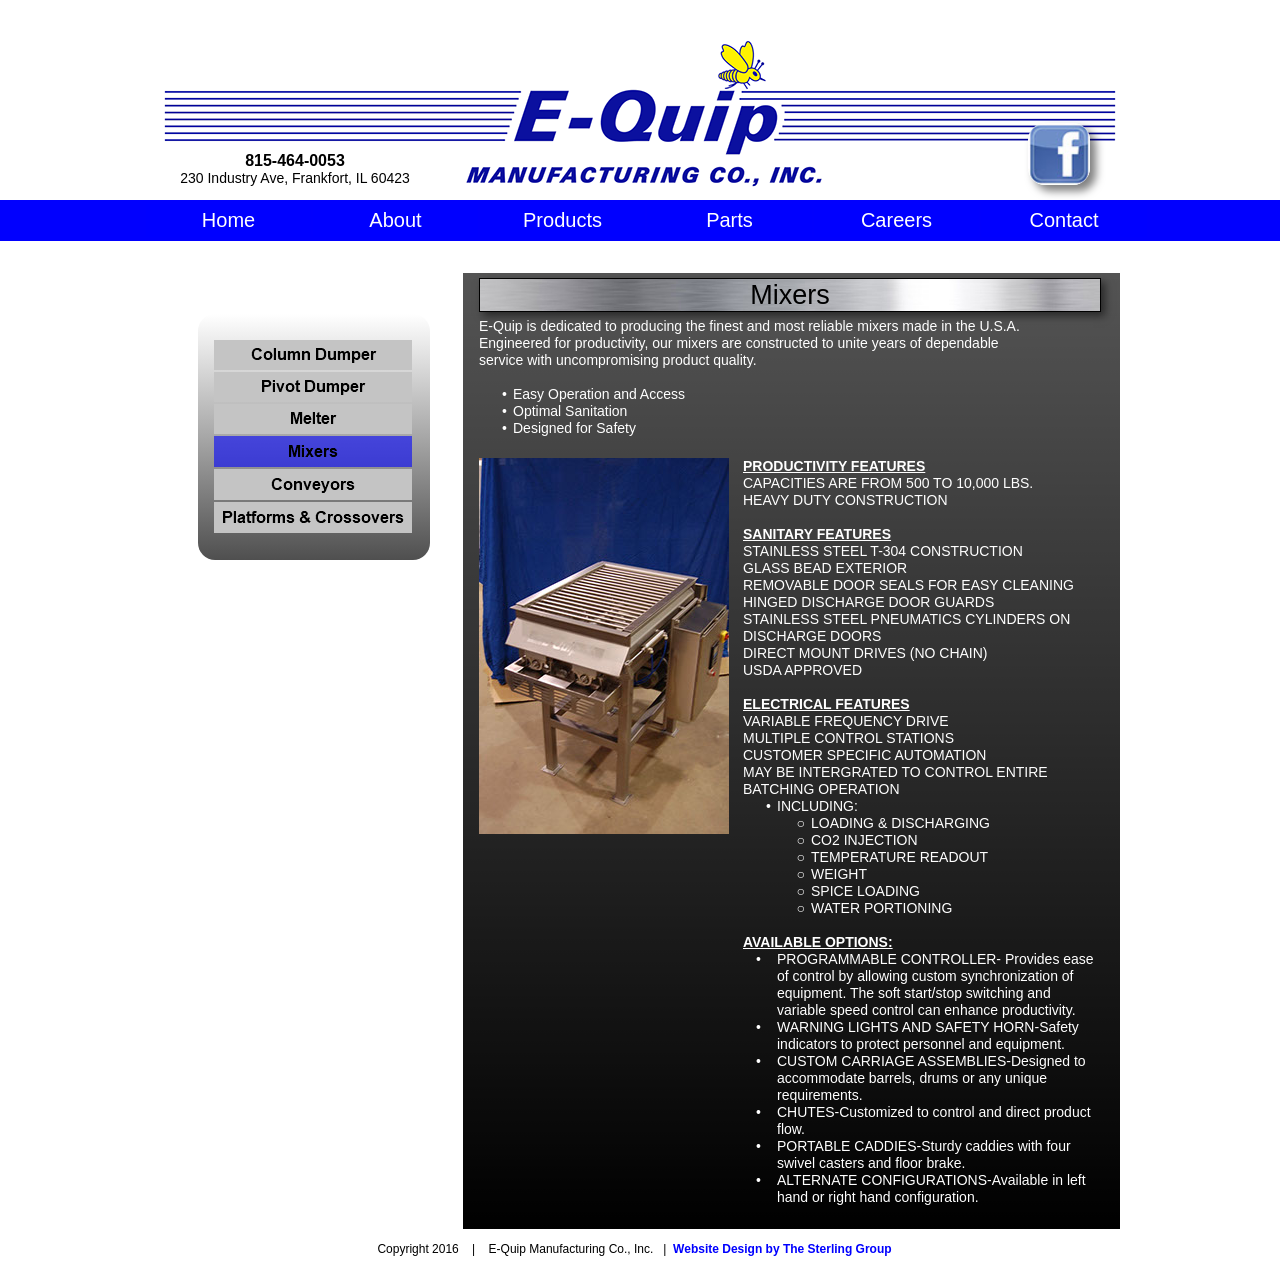
<file: old-site-mirror/e-quipmfg.com/mixers.html>
<!DOCTYPE html>
<html class="nojs html css_verticalspacer" lang="en-US">
 <head>

  <meta http-equiv="Content-type" content="text/html;charset=UTF-8"/>
  <meta name="generator" content="2018.1.1.386"/>
  
  <script type="text/javascript">
   // Update the 'nojs'/'js' class on the html node
document.documentElement.className = document.documentElement.className.replace(/\bnojs\b/g, 'js');

// Check that all required assets are uploaded and up-to-date
if(typeof Muse == "undefined") window.Muse = {}; window.Muse.assets = {"required":["museutils.js", "museconfig.js", "jquery.watch.js", "jquery.musemenu.js", "jquery.musepolyfill.bgsize.js", "require.js", "mixers.css"], "outOfDate":[]};
</script>
  
  <title>Mixers</title>
  <!-- CSS -->
  <link rel="stylesheet" type="text/css" href="css/site_global.css?crc=4195999137"/>
  <link rel="stylesheet" type="text/css" href="css/master_master-b.css?crc=149797764"/>
  <link rel="stylesheet" type="text/css" href="css/mixers.css?crc=3825690485" id="pagesheet"/>
  <!-- JS includes -->
  <!--[if lt IE 9]>
  <script src="scripts/html5shiv.js?crc=4241844378" type="text/javascript"></script>
  <![endif]-->
   </head>
 <body>

  <div class="clearfix" id="page"><!-- group -->
   <div class="clearfix grpelem" id="pu9752"><!-- group -->
    <div class="browser_width grpelem" id="u9752-bw">
     <div id="u9752"><!-- simple frame --></div>
    </div>
    <a class="nonblock nontext clip_frame grpelem" id="u9753" href="index.html" data-href="page:U4350"><!-- image --><img class="block" id="u9753_img" src="images/e-quip_2018.png?crc=4217789396" alt="" width="954" height="149"/></a>
    <div class="clearfix grpelem" id="u9749-5" data-IBE-flags="txtStyleSrc"><!-- content -->
     <p><span id="u9749">​</span><span class="actAsInlineDiv normal_text" id="u9750"><!-- content --><span class="actAsDiv clearfix excludeFromNormalFlow" id="u9751-6" data-IBE-flags="txtStyleSrc"><!-- content --><span class="actAsPara" id="u9751-2">815-464-0053</span><span class="actAsPara" id="u9751-4">230 Industry Ave, Frankfort, IL 60423</span></span></span><span></span></p>
    </div>
    <a class="nonblock nontext clip_frame grpelem" id="u9747" href="https://www.facebook.com/EQuipManufacturing/"><!-- image --><img class="block" id="u9747_img" src="images/facebook_0.jpg?crc=3906150601" alt="" width="62" height="62"/></a>
    <nav class="MenuBar clearfix grpelem" id="menuu9704"><!-- horizontal box -->
     <div class="MenuItemContainer clearfix grpelem" id="u9740"><!-- vertical box -->
      <a class="nonblock nontext MenuItem MenuItemWithSubMenu clearfix colelem" id="u9741" href="index.html" data-href="page:U4350"><!-- horizontal box --><div class="MenuItemLabel NoWrap clearfix grpelem" id="u9742-4" data-IBE-flags="txtStyleSrc"><!-- content --><p>Home</p></div></a>
     </div>
     <div class="MenuItemContainer clearfix grpelem" id="u9726"><!-- vertical box -->
      <a class="nonblock nontext MenuItem MenuItemWithSubMenu clearfix colelem" id="u9727" href="about.html" data-href="page:U4743"><!-- horizontal box --><div class="MenuItemLabel NoWrap clearfix grpelem" id="u9730-4" data-IBE-flags="txtStyleSrc"><!-- content --><p>About</p></div></a>
     </div>
     <div class="MenuItemContainer clearfix grpelem" id="u9733"><!-- vertical box -->
      <a class="nonblock nontext MenuItem MenuItemWithSubMenu clearfix colelem" id="u9736" href="products.html" data-href="page:U4749"><!-- horizontal box --><div class="MenuItemLabel NoWrap clearfix grpelem" id="u9737-4" data-IBE-flags="txtStyleSrc"><!-- content --><p>Products</p></div></a>
     </div>
     <div class="MenuItemContainer clearfix grpelem" id="u9712"><!-- vertical box -->
      <a class="nonblock nontext MenuItem MenuItemWithSubMenu clearfix colelem" id="u9715" href="parts.html" data-href="page:U4755"><!-- horizontal box --><div class="MenuItemLabel NoWrap clearfix grpelem" id="u9718-4" data-IBE-flags="txtStyleSrc"><!-- content --><p>Parts</p></div></a>
     </div>
     <div class="MenuItemContainer clearfix grpelem" id="u9705"><!-- vertical box -->
      <a class="nonblock nontext MenuItem MenuItemWithSubMenu clearfix colelem" id="u9708" href="careers.html" data-href="page:U4761"><!-- horizontal box --><div class="MenuItemLabel NoWrap clearfix grpelem" id="u9710-4" data-IBE-flags="txtStyleSrc"><!-- content --><p>Careers</p></div></a>
     </div>
     <div class="MenuItemContainer clearfix grpelem" id="u9719"><!-- vertical box -->
      <a class="nonblock nontext MenuItem MenuItemWithSubMenu clearfix colelem" id="u9722" href="contact.html" data-href="page:U4767"><!-- horizontal box --><div class="MenuItemLabel NoWrap clearfix grpelem" id="u9724-4" data-IBE-flags="txtStyleSrc"><!-- content --><p>Contact</p></div></a>
     </div>
    </nav>
    <div class="clearfix grpelem" id="u9758"><!-- group -->
     <div class="grpelem" id="u9759"><!-- content --></div>
     <nav class="MenuBar clearfix grpelem" id="menuu9760"><!-- vertical box -->
      <div class="MenuItemContainer clearfix colelem" id="u9775"><!-- horizontal box -->
       <a class="nonblock nontext MenuItem MenuItemWithSubMenu clearfix grpelem" id="u9778" href="column-dumper.html" data-href="page:U5488"><!-- horizontal box --><div class="MenuItemLabel grpelem" id="u9779-4"><!-- rasterized frame --><div id="u9779-4_clip"><img alt="Column Dumper" width="198" height="19" src="images/u9779-4.png?crc=60957209" data-IBE-flags="txtStyleSrc"/></div></div></a>
      </div>
      <div class="MenuItemContainer clearfix colelem" id="u9782"><!-- horizontal box -->
       <a class="nonblock nontext MenuItem MenuItemWithSubMenu clearfix grpelem" id="u9783" href="pivot-dumper.html" data-href="page:U4782"><!-- horizontal box --><div class="MenuItemLabel grpelem" id="u9786-4"><!-- rasterized frame --><div id="u9786-4_clip"><img alt="Pivot Dumper" width="198" height="19" src="images/u9786-4.png?crc=3910143326" data-IBE-flags="txtStyleSrc"/></div></div></a>
      </div>
      <div class="MenuItemContainer clearfix colelem" id="u9768"><!-- horizontal box -->
       <a class="nonblock nontext MenuItem MenuItemWithSubMenu clearfix grpelem" id="u9769" href="melter.html" data-href="page:U4788"><!-- horizontal box --><div class="MenuItemLabel grpelem" id="u9772-4"><!-- rasterized frame --><div id="u9772-4_clip"><img alt="Melter" width="198" height="19" src="images/u9772-4.png?crc=4119226341" data-IBE-flags="txtStyleSrc"/></div></div></a>
      </div>
      <div class="MenuItemContainer clearfix colelem" id="u9789"><!-- horizontal box -->
       <a class="nonblock nontext MenuItem MenuItemWithSubMenu MuseMenuActive clearfix grpelem" id="u9790" href="mixers.html" data-href="page:U4794"><!-- horizontal box --><div class="MenuItemLabel grpelem" id="u9793-4"><!-- rasterized frame --><div id="u9793-4_clip"><img alt="Mixers" width="198" height="19" src="images/u9793-4.png?crc=4047523535" data-IBE-flags="txtStyleSrc"/></div></div></a>
      </div>
      <div class="MenuItemContainer clearfix colelem" id="u9761"><!-- horizontal box -->
       <a class="nonblock nontext MenuItem MenuItemWithSubMenu clearfix grpelem" id="u9764" href="conveyors.html" data-href="page:U4800"><!-- horizontal box --><div class="MenuItemLabel grpelem" id="u9767-4"><!-- rasterized frame --><div id="u9767-4_clip"><img alt="Conveyors" width="198" height="19" src="images/u9767-4.png?crc=4273747648" data-IBE-flags="txtStyleSrc"/></div></div></a>
      </div>
      <div class="MenuItemContainer clearfix colelem" id="u9796"><!-- horizontal box -->
       <a class="nonblock nontext MenuItem MenuItemWithSubMenu clearfix grpelem" id="u9797" href="platforms---crossovers.html" data-href="page:U5446"><!-- horizontal box --><div class="MenuItemLabel grpelem" id="u9800-4"><!-- rasterized frame --><div id="u9800-4_clip"><img alt="Platforms &amp; Crossovers" width="198" height="19" src="images/u9800-4.png?crc=3776683414" data-IBE-flags="txtStyleSrc"/></div></div></a>
      </div>
     </nav>
    </div>
    <div class="gradient clearfix grpelem" id="u5468"><!-- column -->
     <!-- m_editable region-id="editable-static-tag-U5470-BP_infinity" template="mixers.html" data-type="html" data-ice-options="disableImageResize,link,txtStyleTarget" -->
     <div class="shadow museBGSize clearfix colelem" id="u5470-4" data-muse-uid="U5470" data-muse-type="txt_frame" data-IBE-flags="txtStyleSrc"><!-- content -->
      <p>Mixers</p>
     </div>
     <!-- /m_editable -->
     <!-- m_editable region-id="editable-static-tag-U5469-BP_infinity" template="mixers.html" data-type="html" data-ice-options="disableImageResize,link,txtStyleTarget" -->
     <div class="clearfix colelem" id="u5469-16" data-muse-uid="U5469" data-muse-type="txt_frame" data-IBE-flags="txtStyleSrc"><!-- content -->
      <p>E-Quip is dedicated to producing the finest and most reliable mixers made in the U.S.A.</p>
      <p>Engineered for productivity, our mixers are constructed to unite years of dependable</p>
      <p>service with uncompromising product quality.</p>
      <p>&nbsp;</p>
      <ul class="list0 nls-None" id="u5469-14">
       <li>Easy Operation and Access</li>
       <li>Optimal Sanitation</li>
       <li>Designed for Safety</li>
      </ul>
     </div>
     <!-- /m_editable -->
     <div class="clearfix colelem" id="pu5696"><!-- group -->
      <!-- m_editable region-id="editable-static-tag-U5696-BP_infinity" template="mixers.html" data-type="image" -->
      <div class="clip_frame grpelem" id="u5696" data-muse-uid="U5696" data-muse-type="img_frame"><!-- image -->
       <img class="block" id="u5696_img" src="images/dsc_0011 (2).jpg?crc=495141269" alt="" width="250" height="376" data-muse-src="images/dsc_0011 (2).jpg?crc=495141269"/>
      </div>
      <!-- /m_editable -->
      <!-- m_editable region-id="editable-static-tag-U5523-BP_infinity" template="mixers.html" data-type="html" data-ice-options="disableImageResize,link,txtStyleTarget" -->
      <div class="clearfix grpelem" id="u5523-70" data-muse-uid="U5523" data-muse-type="txt_frame" data-IBE-flags="txtStyleSrc"><!-- content -->
       <p id="u5523-2"><span id="u5523">PRODUCTIVITY FEATURES</span></p>
       <p><span id="u5523-3">CAPACITIES ARE FROM 500 TO 10,000 LBS.</span></p>
       <p>HEAVY DUTY CONSTRUCTION</p>
       <p>&nbsp;</p>
       <p id="u5523-9"><span id="u5523-8">SANITARY FEATURES</span></p>
       <p>STAINLESS STEEL T-304 CONSTRUCTION</p>
       <p>GLASS BEAD EXTERIOR</p>
       <p>REMOVABLE DOOR SEALS FOR EASY CLEANING</p>
       <p>HINGED DISCHARGE DOOR GUARDS</p>
       <p>STAINLESS STEEL PNEUMATICS CYLINDERS ON DISCHARGE DOORS</p>
       <p>DIRECT MOUNT DRIVES (NO CHAIN)</p>
       <p>USDA APPROVED</p>
       <p>&nbsp;</p>
       <p id="u5523-26"><span id="u5523-25">ELECTRICAL FEATURES</span></p>
       <p>VARIABLE FREQUENCY DRIVE</p>
       <p>MULTIPLE CONTROL STATIONS</p>
       <p>CUSTOMER SPECIFIC AUTOMATION</p>
       <p>MAY BE INTERGRATED TO CONTROL ENTIRE BATCHING OPERATION</p>
       <ul class="list0 nls-None" id="u5523-37">
        <li>INCLUDING:</li>
       </ul>
       <ul class="list0 nls-None" id="u5523-52">
        <li id="u5523-51">
         <ul class="list1" id="u5523-50">
          <li id="u5523-39">LOADING &amp; DISCHARGING</li>
          <li id="u5523-41">CO2 INJECTION</li>
          <li id="u5523-43">TEMPERATURE READOUT</li>
          <li id="u5523-45">WEIGHT</li>
          <li id="u5523-47">SPICE LOADING</li>
          <li id="u5523-49">WATER PORTIONING</li>
         </ul>
        </li>
       </ul>
       <p id="u5523-53">&nbsp;</p>
       <p id="u5523-55"><span id="u5523-54">AVAILABLE OPTIONS:</span></p>
       <ul class="list0 nls-None" id="u5523-68">
        <li id="u5523-57">PROGRAMMABLE CONTROLLER- Provides ease of control by allowing custom synchronization of equipment. The soft start/stop switching and variable speed control can enhance productivity.</li>
        <li id="u5523-59">WARNING LIGHTS AND SAFETY HORN-Safety indicators to protect personnel and equipment.</li>
        <li id="u5523-61">CUSTOM CARRIAGE ASSEMBLIES-Designed to accommodate barrels, drums or any unique requirements.</li>
        <li id="u5523-63">CHUTES-Customized to control and direct product flow.</li>
        <li id="u5523-65">PORTABLE CADDIES-Sturdy caddies with four swivel casters and floor brake.</li>
        <li id="u5523-67">ALTERNATE CONFIGURATIONS-Available in left hand or right hand configuration.</li>
       </ul>
      </div>
      <!-- /m_editable -->
     </div>
    </div>
   </div>
   <div class="verticalspacer" data-offset-top="1210" data-content-above-spacer="1229" data-content-below-spacer="35"></div>
   <div class="clearfix grpelem" id="u9703-7" data-IBE-flags="txtStyleSrc"><!-- content -->
    <p><span id="u9703">Copyright 2016&nbsp;&nbsp;&nbsp; |&nbsp;&nbsp;&nbsp; E-Quip Manufacturing Co., Inc.&nbsp;&nbsp; |&nbsp; </span><a class="nonblock" href="http://www.thesterlinggroup.org"> <span id="u9703-3">Website Design by The Sterling Group</span></a></p>
   </div>
  </div>
  <!-- Other scripts -->
  <script type="text/javascript">
   // Decide whether to suppress missing file error or not based on preference setting
var suppressMissingFileError = true
</script>
  <script type="text/javascript">
   window.Muse.assets.check=function(c){if(!window.Muse.assets.checked){window.Muse.assets.checked=!0;var b={},d=function(a,b){if(window.getComputedStyle){var c=window.getComputedStyle(a,null);return c&&c.getPropertyValue(b)||c&&c[b]||""}if(document.documentElement.currentStyle)return(c=a.currentStyle)&&c[b]||a.style&&a.style[b]||"";return""},a=function(a){if(a.match(/^rgb/))return a=a.replace(/\s+/g,"").match(/([\d\,]+)/gi)[0].split(","),(parseInt(a[0])<<16)+(parseInt(a[1])<<8)+parseInt(a[2]);if(a.match(/^\#/))return parseInt(a.substr(1),
16);return 0},f=function(f){for(var g=document.getElementsByTagName("link"),j=0;j<g.length;j++)if("text/css"==g[j].type){var l=(g[j].href||"").match(/\/?css\/([\w\-]+\.css)\?crc=(\d+)/);if(!l||!l[1]||!l[2])break;b[l[1]]=l[2]}g=document.createElement("div");g.className="version";g.style.cssText="display:none; width:1px; height:1px;";document.getElementsByTagName("body")[0].appendChild(g);for(j=0;j<Muse.assets.required.length;){var l=Muse.assets.required[j],k=l.match(/([\w\-\.]+)\.(\w+)$/),i=k&&k[1]?
k[1]:null,k=k&&k[2]?k[2]:null;switch(k.toLowerCase()){case "css":i=i.replace(/\W/gi,"_").replace(/^([^a-z])/gi,"_$1");g.className+=" "+i;i=a(d(g,"color"));k=a(d(g,"backgroundColor"));i!=0||k!=0?(Muse.assets.required.splice(j,1),"undefined"!=typeof b[l]&&(i!=b[l]>>>24||k!=(b[l]&16777215))&&Muse.assets.outOfDate.push(l)):j++;g.className="version";break;case "js":j++;break;default:throw Error("Unsupported file type: "+k);}}c?c().jquery!="1.8.3"&&Muse.assets.outOfDate.push("jquery-1.8.3.min.js"):Muse.assets.required.push("jquery-1.8.3.min.js");
g.parentNode.removeChild(g);if(Muse.assets.outOfDate.length||Muse.assets.required.length)g="Some files on the server may be missing or incorrect. Clear browser cache and try again. If the problem persists please contact website author.",f&&Muse.assets.outOfDate.length&&(g+="\nOut of date: "+Muse.assets.outOfDate.join(",")),f&&Muse.assets.required.length&&(g+="\nMissing: "+Muse.assets.required.join(",")),suppressMissingFileError?(g+="\nUse SuppressMissingFileError key in AppPrefs.xml to show missing file error pop up.",console.log(g)):alert(g)};location&&location.search&&location.search.match&&location.search.match(/muse_debug/gi)?
setTimeout(function(){f(!0)},5E3):f()}};
var muse_init=function(){require.config({baseUrl:""});require(["jquery","museutils","whatinput","jquery.watch","jquery.musemenu","jquery.musepolyfill.bgsize"],function(c){var $ = c;$(document).ready(function(){try{
window.Muse.assets.check($);/* body */
Muse.Utils.transformMarkupToFixBrowserProblemsPreInit();/* body */
Muse.Utils.prepHyperlinks(true);/* body */
Muse.Utils.resizeHeight('.browser_width');/* resize height */
Muse.Utils.requestAnimationFrame(function() { $('body').addClass('initialized'); });/* mark body as initialized */
Muse.Utils.makeButtonsVisibleAfterSettingMinWidth();/* body */
Muse.Utils.initWidget('.MenuBar', ['#bp_infinity'], function(elem) { return $(elem).museMenu(); });/* unifiedNavBar */
Muse.Utils.fullPage('#page');/* 100% height page */
Muse.Utils.showWidgetsWhenReady();/* body */
Muse.Utils.transformMarkupToFixBrowserProblems();/* body */
}catch(b){if(b&&"function"==typeof b.notify?b.notify():Muse.Assert.fail("Error calling selector function: "+b),false)throw b;}})})};

</script>
  <!-- RequireJS script -->
  <script src="scripts/require.js?crc=4177726516" type="text/javascript" async data-main="scripts/museconfig.js?crc=128606099" onload="if (requirejs) requirejs.onError = function(requireType, requireModule) { if (requireType && requireType.toString && requireType.toString().indexOf && 0 <= requireType.toString().indexOf('#scripterror')) window.Muse.assets.check(); }" onerror="window.Muse.assets.check();"></script>
   </body>
</html>
</file>
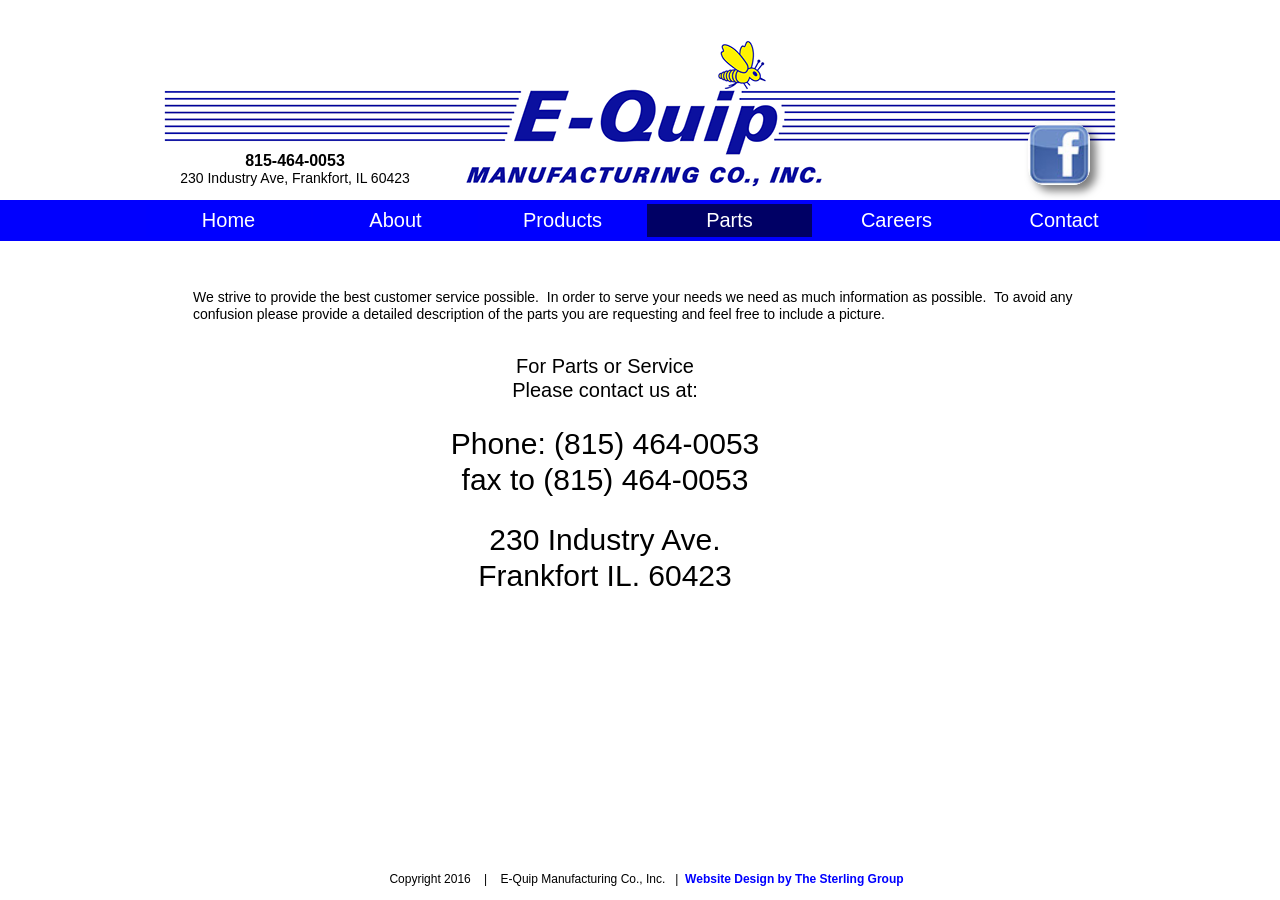
<file: old-site-mirror/e-quipmfg.com/parts.html>
<!DOCTYPE html>
<html class="nojs html css_verticalspacer" lang="en-US">
 <head>

  <meta http-equiv="Content-type" content="text/html;charset=UTF-8"/>
  <meta name="generator" content="2018.1.1.386"/>
  
  <script type="text/javascript">
   // Update the 'nojs'/'js' class on the html node
document.documentElement.className = document.documentElement.className.replace(/\bnojs\b/g, 'js');

// Check that all required assets are uploaded and up-to-date
if(typeof Muse == "undefined") window.Muse = {}; window.Muse.assets = {"required":["museutils.js", "museconfig.js", "jquery.watch.js", "jquery.musemenu.js", "require.js", "parts.css"], "outOfDate":[]};
</script>
  
  <title>Parts</title>
  <!-- CSS -->
  <link rel="stylesheet" type="text/css" href="css/site_global.css?crc=4195999137"/>
  <link rel="stylesheet" type="text/css" href="css/master_a-master.css?crc=383295714"/>
  <link rel="stylesheet" type="text/css" href="css/parts.css?crc=3901810847" id="pagesheet"/>
  <!-- JS includes -->
  <!--[if lt IE 9]>
  <script src="scripts/html5shiv.js?crc=4241844378" type="text/javascript"></script>
  <![endif]-->
   </head>
 <body>

  <div class="clearfix" id="page"><!-- group -->
   <div class="clearfix grpelem" id="pu9398"><!-- group -->
    <div class="browser_width grpelem" id="u9398-bw">
     <div id="u9398"><!-- simple frame --></div>
    </div>
    <a class="nonblock nontext clip_frame grpelem" id="u4531" href="index.html" data-href="page:U4350"><!-- image --><img class="block" id="u4531_img" src="images/e-quip_2018.png?crc=4217789396" alt="" width="954" height="149"/></a>
    <div class="clearfix grpelem" id="u4621-5" data-IBE-flags="txtStyleSrc"><!-- content -->
     <p><span id="u4621">​</span><span class="actAsInlineDiv normal_text" id="u4622"><!-- content --><span class="actAsDiv clearfix excludeFromNormalFlow" id="u4623-6" data-IBE-flags="txtStyleSrc"><!-- content --><span class="actAsPara" id="u4623-2">815-464-0053</span><span class="actAsPara" id="u4623-4">230 Industry Ave, Frankfort, IL 60423</span></span></span><span></span></p>
    </div>
    <a class="nonblock nontext shadow rounded-corners clip_frame grpelem" id="u4543" href="https://www.facebook.com/EQuipManufacturing/"><!-- image --><img class="block" id="u4543_img" src="images/facebook_0.jpg?crc=3906150601" alt="" width="62" height="62"/></a>
    <nav class="MenuBar clearfix grpelem" id="menuu4554"><!-- horizontal box -->
     <div class="MenuItemContainer clearfix grpelem" id="u4583"><!-- vertical box -->
      <a class="nonblock nontext MenuItem MenuItemWithSubMenu rgba-background clearfix colelem" id="u4586" href="index.html" data-href="page:U4350"><!-- horizontal box --><div class="MenuItemLabel NoWrap clearfix grpelem" id="u4587-4" data-IBE-flags="txtStyleSrc"><!-- content --><p>Home</p></div></a>
     </div>
     <div class="MenuItemContainer clearfix grpelem" id="u4562"><!-- vertical box -->
      <a class="nonblock nontext MenuItem MenuItemWithSubMenu rgba-background clearfix colelem" id="u4565" href="about.html" data-href="page:U4743"><!-- horizontal box --><div class="MenuItemLabel NoWrap clearfix grpelem" id="u4566-4" data-IBE-flags="txtStyleSrc"><!-- content --><p>About</p></div></a>
     </div>
     <div class="MenuItemContainer clearfix grpelem" id="u4590"><!-- vertical box -->
      <a class="nonblock nontext MenuItem MenuItemWithSubMenu rgba-background clearfix colelem" id="u4593" href="products.html" data-href="page:U4749"><!-- horizontal box --><div class="MenuItemLabel NoWrap clearfix grpelem" id="u4595-4" data-IBE-flags="txtStyleSrc"><!-- content --><p>Products</p></div></a>
     </div>
     <div class="MenuItemContainer clearfix grpelem" id="u4555"><!-- vertical box -->
      <a class="nonblock nontext MenuItem MenuItemWithSubMenu MuseMenuActive rgba-background clearfix colelem" id="u4558" href="parts.html" data-href="page:U4755"><!-- horizontal box --><div class="MenuItemLabel NoWrap clearfix grpelem" id="u4561-4" data-IBE-flags="txtStyleSrc"><!-- content --><p>Parts</p></div></a>
     </div>
     <div class="MenuItemContainer clearfix grpelem" id="u4569"><!-- vertical box -->
      <a class="nonblock nontext MenuItem MenuItemWithSubMenu rgba-background clearfix colelem" id="u4572" href="careers.html" data-href="page:U4761"><!-- horizontal box --><div class="MenuItemLabel NoWrap clearfix grpelem" id="u4574-4" data-IBE-flags="txtStyleSrc"><!-- content --><p>Careers</p></div></a>
     </div>
     <div class="MenuItemContainer clearfix grpelem" id="u4576"><!-- vertical box -->
      <a class="nonblock nontext MenuItem MenuItemWithSubMenu rgba-background clearfix colelem" id="u4579" href="contact.html" data-href="page:U4767"><!-- horizontal box --><div class="MenuItemLabel NoWrap clearfix grpelem" id="u4580-4" data-IBE-flags="txtStyleSrc"><!-- content --><p>Contact</p></div></a>
     </div>
    </nav>
    <!-- m_editable region-id="editable-static-tag-U6170-BP_infinity" template="parts.html" data-type="html" data-ice-options="disableImageResize,link,txtStyleTarget" -->
    <div class="clearfix grpelem" id="u6170-4" data-muse-uid="U6170" data-muse-type="txt_frame" data-IBE-flags="txtStyleSrc"><!-- content -->
     <p>We strive to provide the best customer service possible.&nbsp; In order to serve your needs we need as much information as possible.&nbsp; To avoid any confusion please provide a detailed description of the parts you are requesting and feel free to include a picture.</p>
    </div>
    <!-- /m_editable -->
    <!-- m_editable region-id="editable-static-tag-U9921-BP_infinity" template="parts.html" data-type="html" data-ice-options="disableImageResize,link,txtStyleTarget" -->
    <div class="clearfix grpelem" id="u9921-17" data-muse-uid="U9921" data-muse-type="txt_frame" data-IBE-flags="txtStyleSrc"><!-- content -->
     <p id="u9921-2">For Parts or Service</p>
     <p id="u9921-4">Please contact us at:</p>
     <p id="u9921-5">&nbsp;</p>
     <p id="u9921-7">Phone: (815) 464-0053</p>
     <p id="u9921-9">fax to (815) 464-0053</p>
     <p id="u9921-10">&nbsp;</p>
     <p id="u9921-11">&nbsp;</p>
     <p id="u9921-13">230 Industry Ave.</p>
     <p id="u9921-15">Frankfort IL. 60423</p>
    </div>
    <!-- /m_editable -->
   </div>
   <div class="verticalspacer" data-offset-top="621" data-content-above-spacer="640" data-content-below-spacer="36"></div>
   <div class="clearfix grpelem" id="u7612-7" data-IBE-flags="txtStyleSrc"><!-- content -->
    <p><span id="u7612">Copyright 2016&nbsp;&nbsp;&nbsp; |&nbsp;&nbsp;&nbsp; E-Quip Manufacturing Co., Inc.&nbsp;&nbsp; |&nbsp; </span><a class="nonblock" href="http://www.thesterlinggroup.org"> <span id="u7612-3">Website Design by The Sterling Group</span></a></p>
   </div>
  </div>
  <!-- Other scripts -->
  <script type="text/javascript">
   // Decide whether to suppress missing file error or not based on preference setting
var suppressMissingFileError = true
</script>
  <script type="text/javascript">
   window.Muse.assets.check=function(c){if(!window.Muse.assets.checked){window.Muse.assets.checked=!0;var b={},d=function(a,b){if(window.getComputedStyle){var c=window.getComputedStyle(a,null);return c&&c.getPropertyValue(b)||c&&c[b]||""}if(document.documentElement.currentStyle)return(c=a.currentStyle)&&c[b]||a.style&&a.style[b]||"";return""},a=function(a){if(a.match(/^rgb/))return a=a.replace(/\s+/g,"").match(/([\d\,]+)/gi)[0].split(","),(parseInt(a[0])<<16)+(parseInt(a[1])<<8)+parseInt(a[2]);if(a.match(/^\#/))return parseInt(a.substr(1),
16);return 0},f=function(f){for(var g=document.getElementsByTagName("link"),j=0;j<g.length;j++)if("text/css"==g[j].type){var l=(g[j].href||"").match(/\/?css\/([\w\-]+\.css)\?crc=(\d+)/);if(!l||!l[1]||!l[2])break;b[l[1]]=l[2]}g=document.createElement("div");g.className="version";g.style.cssText="display:none; width:1px; height:1px;";document.getElementsByTagName("body")[0].appendChild(g);for(j=0;j<Muse.assets.required.length;){var l=Muse.assets.required[j],k=l.match(/([\w\-\.]+)\.(\w+)$/),i=k&&k[1]?
k[1]:null,k=k&&k[2]?k[2]:null;switch(k.toLowerCase()){case "css":i=i.replace(/\W/gi,"_").replace(/^([^a-z])/gi,"_$1");g.className+=" "+i;i=a(d(g,"color"));k=a(d(g,"backgroundColor"));i!=0||k!=0?(Muse.assets.required.splice(j,1),"undefined"!=typeof b[l]&&(i!=b[l]>>>24||k!=(b[l]&16777215))&&Muse.assets.outOfDate.push(l)):j++;g.className="version";break;case "js":j++;break;default:throw Error("Unsupported file type: "+k);}}c?c().jquery!="1.8.3"&&Muse.assets.outOfDate.push("jquery-1.8.3.min.js"):Muse.assets.required.push("jquery-1.8.3.min.js");
g.parentNode.removeChild(g);if(Muse.assets.outOfDate.length||Muse.assets.required.length)g="Some files on the server may be missing or incorrect. Clear browser cache and try again. If the problem persists please contact website author.",f&&Muse.assets.outOfDate.length&&(g+="\nOut of date: "+Muse.assets.outOfDate.join(",")),f&&Muse.assets.required.length&&(g+="\nMissing: "+Muse.assets.required.join(",")),suppressMissingFileError?(g+="\nUse SuppressMissingFileError key in AppPrefs.xml to show missing file error pop up.",console.log(g)):alert(g)};location&&location.search&&location.search.match&&location.search.match(/muse_debug/gi)?
setTimeout(function(){f(!0)},5E3):f()}};
var muse_init=function(){require.config({baseUrl:""});require(["jquery","museutils","whatinput","jquery.watch","jquery.musemenu"],function(c){var $ = c;$(document).ready(function(){try{
window.Muse.assets.check($);/* body */
Muse.Utils.transformMarkupToFixBrowserProblemsPreInit();/* body */
Muse.Utils.prepHyperlinks(true);/* body */
Muse.Utils.resizeHeight('.browser_width');/* resize height */
Muse.Utils.requestAnimationFrame(function() { $('body').addClass('initialized'); });/* mark body as initialized */
Muse.Utils.makeButtonsVisibleAfterSettingMinWidth();/* body */
Muse.Utils.initWidget('.MenuBar', ['#bp_infinity'], function(elem) { return $(elem).museMenu(); });/* unifiedNavBar */
Muse.Utils.fullPage('#page');/* 100% height page */
Muse.Utils.showWidgetsWhenReady();/* body */
Muse.Utils.transformMarkupToFixBrowserProblems();/* body */
}catch(b){if(b&&"function"==typeof b.notify?b.notify():Muse.Assert.fail("Error calling selector function: "+b),false)throw b;}})})};

</script>
  <!-- RequireJS script -->
  <script src="scripts/require.js?crc=4177726516" type="text/javascript" async data-main="scripts/museconfig.js?crc=128606099" onload="if (requirejs) requirejs.onError = function(requireType, requireModule) { if (requireType && requireType.toString && requireType.toString().indexOf && 0 <= requireType.toString().indexOf('#scripterror')) window.Muse.assets.check(); }" onerror="window.Muse.assets.check();"></script>
   </body>
</html>
</file>
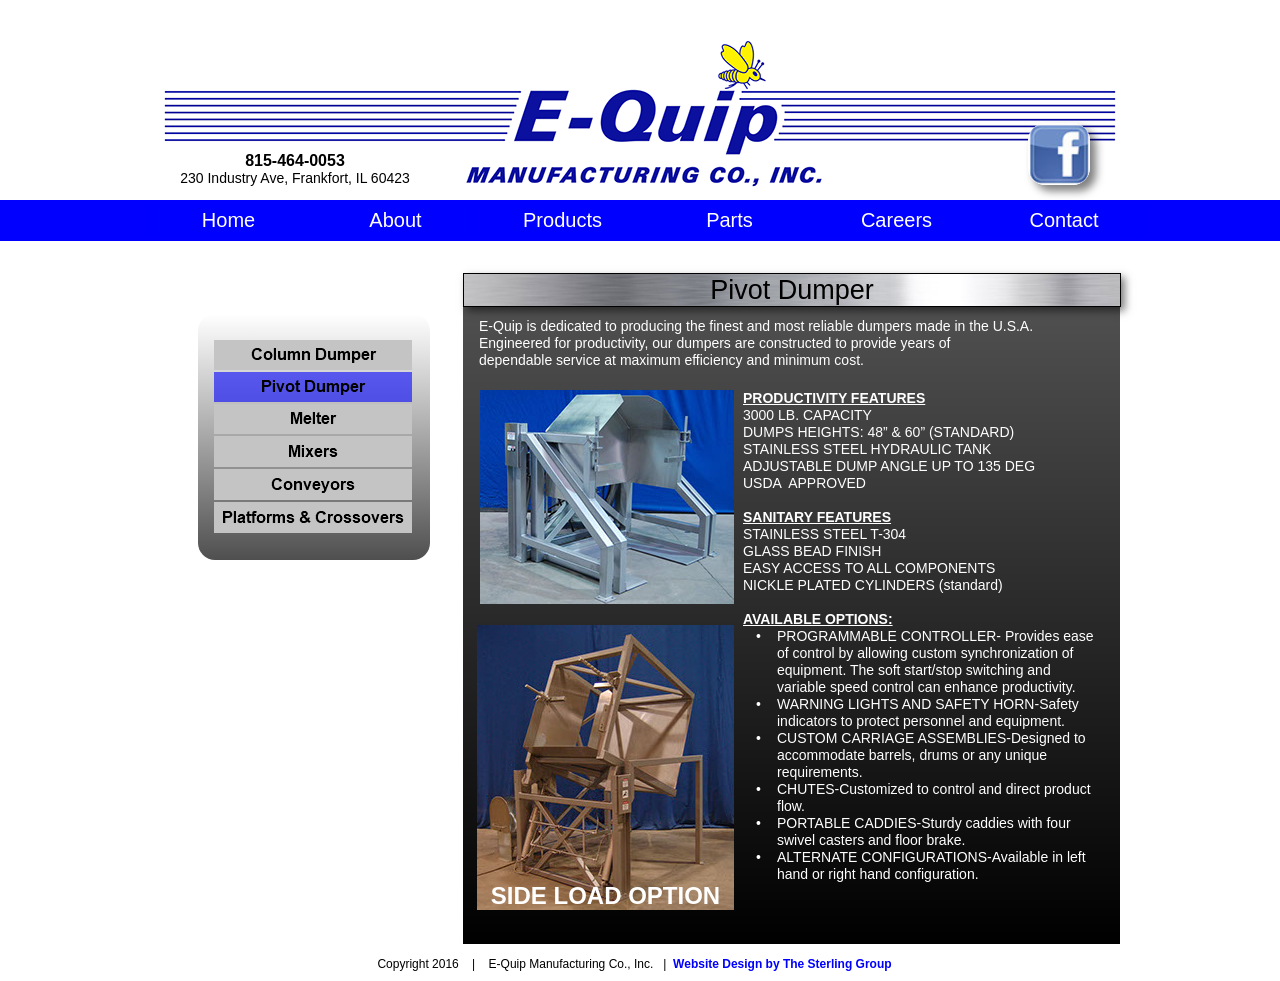
<file: old-site-mirror/e-quipmfg.com/pivot-dumper.html>
<!DOCTYPE html>
<html class="nojs html css_verticalspacer" lang="en-US">
 <head>

  <meta http-equiv="Content-type" content="text/html;charset=UTF-8"/>
  <meta name="generator" content="2018.1.1.386"/>
  
  <script type="text/javascript">
   // Update the 'nojs'/'js' class on the html node
document.documentElement.className = document.documentElement.className.replace(/\bnojs\b/g, 'js');

// Check that all required assets are uploaded and up-to-date
if(typeof Muse == "undefined") window.Muse = {}; window.Muse.assets = {"required":["museutils.js", "museconfig.js", "jquery.watch.js", "jquery.musemenu.js", "jquery.musepolyfill.bgsize.js", "require.js", "pivot-dumper.css"], "outOfDate":[]};
</script>
  
  <title>Pivot Dumper</title>
  <!-- CSS -->
  <link rel="stylesheet" type="text/css" href="css/site_global.css?crc=4195999137"/>
  <link rel="stylesheet" type="text/css" href="css/master_master-b.css?crc=149797764"/>
  <link rel="stylesheet" type="text/css" href="css/pivot-dumper.css?crc=4178988857" id="pagesheet"/>
  <!-- JS includes -->
  <!--[if lt IE 9]>
  <script src="scripts/html5shiv.js?crc=4241844378" type="text/javascript"></script>
  <![endif]-->
   </head>
 <body>

  <div class="clearfix" id="page"><!-- group -->
   <div class="clearfix grpelem" id="pu9752"><!-- group -->
    <div class="browser_width grpelem" id="u9752-bw">
     <div id="u9752"><!-- simple frame --></div>
    </div>
    <a class="nonblock nontext clip_frame grpelem" id="u9753" href="index.html" data-href="page:U4350"><!-- image --><img class="block" id="u9753_img" src="images/e-quip_2018.png?crc=4217789396" alt="" width="954" height="149"/></a>
    <div class="clearfix grpelem" id="u9749-5" data-IBE-flags="txtStyleSrc"><!-- content -->
     <p><span id="u9749">​</span><span class="actAsInlineDiv normal_text" id="u9750"><!-- content --><span class="actAsDiv clearfix excludeFromNormalFlow" id="u9751-6" data-IBE-flags="txtStyleSrc"><!-- content --><span class="actAsPara" id="u9751-2">815-464-0053</span><span class="actAsPara" id="u9751-4">230 Industry Ave, Frankfort, IL 60423</span></span></span><span></span></p>
    </div>
    <a class="nonblock nontext shadow rounded-corners clip_frame grpelem" id="u9747" href="https://www.facebook.com/EQuipManufacturing/"><!-- image --><img class="block" id="u9747_img" src="images/facebook_0.jpg?crc=3906150601" alt="" width="62" height="62"/></a>
    <nav class="MenuBar clearfix grpelem" id="menuu9704"><!-- horizontal box -->
     <div class="MenuItemContainer clearfix grpelem" id="u9740"><!-- vertical box -->
      <a class="nonblock nontext MenuItem MenuItemWithSubMenu rgba-background clearfix colelem" id="u9741" href="index.html" data-href="page:U4350"><!-- horizontal box --><div class="MenuItemLabel NoWrap clearfix grpelem" id="u9742-4" data-IBE-flags="txtStyleSrc"><!-- content --><p>Home</p></div></a>
     </div>
     <div class="MenuItemContainer clearfix grpelem" id="u9726"><!-- vertical box -->
      <a class="nonblock nontext MenuItem MenuItemWithSubMenu rgba-background clearfix colelem" id="u9727" href="about.html" data-href="page:U4743"><!-- horizontal box --><div class="MenuItemLabel NoWrap clearfix grpelem" id="u9730-4" data-IBE-flags="txtStyleSrc"><!-- content --><p>About</p></div></a>
     </div>
     <div class="MenuItemContainer clearfix grpelem" id="u9733"><!-- vertical box -->
      <a class="nonblock nontext MenuItem MenuItemWithSubMenu rgba-background clearfix colelem" id="u9736" href="products.html" data-href="page:U4749"><!-- horizontal box --><div class="MenuItemLabel NoWrap clearfix grpelem" id="u9737-4" data-IBE-flags="txtStyleSrc"><!-- content --><p>Products</p></div></a>
     </div>
     <div class="MenuItemContainer clearfix grpelem" id="u9712"><!-- vertical box -->
      <a class="nonblock nontext MenuItem MenuItemWithSubMenu rgba-background clearfix colelem" id="u9715" href="parts.html" data-href="page:U4755"><!-- horizontal box --><div class="MenuItemLabel NoWrap clearfix grpelem" id="u9718-4" data-IBE-flags="txtStyleSrc"><!-- content --><p>Parts</p></div></a>
     </div>
     <div class="MenuItemContainer clearfix grpelem" id="u9705"><!-- vertical box -->
      <a class="nonblock nontext MenuItem MenuItemWithSubMenu rgba-background clearfix colelem" id="u9708" href="careers.html" data-href="page:U4761"><!-- horizontal box --><div class="MenuItemLabel NoWrap clearfix grpelem" id="u9710-4" data-IBE-flags="txtStyleSrc"><!-- content --><p>Careers</p></div></a>
     </div>
     <div class="MenuItemContainer clearfix grpelem" id="u9719"><!-- vertical box -->
      <a class="nonblock nontext MenuItem MenuItemWithSubMenu rgba-background clearfix colelem" id="u9722" href="contact.html" data-href="page:U4767"><!-- horizontal box --><div class="MenuItemLabel NoWrap clearfix grpelem" id="u9724-4" data-IBE-flags="txtStyleSrc"><!-- content --><p>Contact</p></div></a>
     </div>
    </nav>
    <div class="gradient rounded-corners clearfix grpelem" id="u9758"><!-- group -->
     <div class="grpelem" id="u9759"><!-- content --></div>
     <nav class="MenuBar clearfix grpelem" id="menuu9760"><!-- vertical box -->
      <div class="MenuItemContainer clearfix colelem" id="u9775"><!-- horizontal box -->
       <a class="nonblock nontext MenuItem MenuItemWithSubMenu rgba-background clearfix grpelem" id="u9778" href="column-dumper.html" data-href="page:U5488"><!-- horizontal box --><div class="MenuItemLabel grpelem" id="u9779-4"><!-- rasterized frame --><div id="u9779-4_clip"><img alt="Column Dumper" width="198" height="19" src="images/u9779-4.png?crc=60957209" data-IBE-flags="txtStyleSrc"/></div></div></a>
      </div>
      <div class="MenuItemContainer clearfix colelem" id="u9782"><!-- horizontal box -->
       <a class="nonblock nontext MenuItem MenuItemWithSubMenu MuseMenuActive rgba-background clearfix grpelem" id="u9783" href="pivot-dumper.html" data-href="page:U4782"><!-- horizontal box --><div class="MenuItemLabel grpelem" id="u9786-4"><!-- rasterized frame --><div id="u9786-4_clip"><img alt="Pivot Dumper" width="198" height="19" src="images/u9786-4.png?crc=3910143326" data-IBE-flags="txtStyleSrc"/></div></div></a>
      </div>
      <div class="MenuItemContainer clearfix colelem" id="u9768"><!-- horizontal box -->
       <a class="nonblock nontext MenuItem MenuItemWithSubMenu rgba-background clearfix grpelem" id="u9769" href="melter.html" data-href="page:U4788"><!-- horizontal box --><div class="MenuItemLabel grpelem" id="u9772-4"><!-- rasterized frame --><div id="u9772-4_clip"><img alt="Melter" width="198" height="19" src="images/u9772-4.png?crc=4119226341" data-IBE-flags="txtStyleSrc"/></div></div></a>
      </div>
      <div class="MenuItemContainer clearfix colelem" id="u9789"><!-- horizontal box -->
       <a class="nonblock nontext MenuItem MenuItemWithSubMenu rgba-background clearfix grpelem" id="u9790" href="mixers.html" data-href="page:U4794"><!-- horizontal box --><div class="MenuItemLabel grpelem" id="u9793-4"><!-- rasterized frame --><div id="u9793-4_clip"><img alt="Mixers" width="198" height="19" src="images/u9793-4.png?crc=4047523535" data-IBE-flags="txtStyleSrc"/></div></div></a>
      </div>
      <div class="MenuItemContainer clearfix colelem" id="u9761"><!-- horizontal box -->
       <a class="nonblock nontext MenuItem MenuItemWithSubMenu rgba-background clearfix grpelem" id="u9764" href="conveyors.html" data-href="page:U4800"><!-- horizontal box --><div class="MenuItemLabel grpelem" id="u9767-4"><!-- rasterized frame --><div id="u9767-4_clip"><img alt="Conveyors" width="198" height="19" src="images/u9767-4.png?crc=4273747648" data-IBE-flags="txtStyleSrc"/></div></div></a>
      </div>
      <div class="MenuItemContainer clearfix colelem" id="u9796"><!-- horizontal box -->
       <a class="nonblock nontext MenuItem MenuItemWithSubMenu rgba-background clearfix grpelem" id="u9797" href="platforms---crossovers.html" data-href="page:U5446"><!-- horizontal box --><div class="MenuItemLabel grpelem" id="u9800-4"><!-- rasterized frame --><div id="u9800-4_clip"><img alt="Platforms &amp; Crossovers" width="198" height="19" src="images/u9800-4.png?crc=3776683414" data-IBE-flags="txtStyleSrc"/></div></div></a>
      </div>
     </nav>
    </div>
    <div class="gradient clearfix grpelem" id="u5458"><!-- column -->
     <div class="position_content" id="u5458_position_content">
      <!-- m_editable region-id="editable-static-tag-U5460-BP_infinity" template="pivot-dumper.html" data-type="html" data-ice-options="disableImageResize,link,txtStyleTarget" -->
      <div class="shadow museBGSize clearfix colelem" id="u5460-4" data-muse-uid="U5460" data-muse-type="txt_frame" data-IBE-flags="txtStyleSrc"><!-- content -->
       <p>Pivot Dumper</p>
      </div>
      <!-- /m_editable -->
      <!-- m_editable region-id="editable-static-tag-U5459-BP_infinity" template="pivot-dumper.html" data-type="html" data-ice-options="disableImageResize,link,txtStyleTarget" -->
      <div class="clearfix colelem" id="u5459-9" data-muse-uid="U5459" data-muse-type="txt_frame" data-IBE-flags="txtStyleSrc"><!-- content -->
       <p>E-Quip is dedicated to producing the finest and most reliable dumpers made in the U.S.A.</p>
       <p>Engineered for productivity, our dumpers are constructed to provide years of</p>
       <p>dependable service at maximum efficiency and minimum cost.</p>
       <p>&nbsp;</p>
      </div>
      <!-- /m_editable -->
      <div class="clearfix colelem" id="ppu7781"><!-- group -->
       <div class="clearfix grpelem" id="pu7781"><!-- column -->
        <!-- m_editable region-id="editable-static-tag-U7781-BP_infinity" template="pivot-dumper.html" data-type="image" -->
        <div class="clip_frame colelem" id="u7781" data-muse-uid="U7781" data-muse-type="img_frame"><!-- image -->
         <img class="block" id="u7781_img" src="images/pivot dumper-2-.jpg?crc=4092061570" alt="" width="254" height="214" data-muse-src="images/pivot dumper-2-.jpg?crc=4092061570"/>
        </div>
        <!-- /m_editable -->
        <div class="clearfix colelem" id="pu5678"><!-- group -->
         <!-- m_editable region-id="editable-static-tag-U5678-BP_infinity" template="pivot-dumper.html" data-type="image" -->
         <div class="clip_frame grpelem" id="u5678" data-muse-uid="U5678" data-muse-type="img_frame"><!-- image -->
          <img class="block" id="u5678_img" src="images/camera 1-7-2011 376-crop-u5678.jpg?crc=3959679024" alt="" width="257" height="285" data-muse-src="images/camera 1-7-2011 376-crop-u5678.jpg?crc=3959679024"/>
         </div>
         <!-- /m_editable -->
         <!-- m_editable region-id="editable-static-tag-U7791-BP_infinity" template="pivot-dumper.html" data-type="html" data-ice-options="disableImageResize,link,txtStyleTarget" -->
         <div class="clearfix grpelem" id="u7791-4" data-muse-uid="U7791" data-muse-type="txt_frame" data-IBE-flags="txtStyleSrc"><!-- content -->
          <p>SIDE LOAD OPTION</p>
         </div>
         <!-- /m_editable -->
        </div>
       </div>
       <!-- m_editable region-id="editable-static-tag-U5515-BP_infinity" template="pivot-dumper.html" data-type="html" data-ice-options="disableImageResize,link,txtStyleTarget" -->
       <div class="clearfix grpelem" id="u5515-41" data-muse-uid="U5515" data-muse-type="txt_frame" data-IBE-flags="txtStyleSrc"><!-- content -->
        <p id="u5515-2"><span id="u5515">PRODUCTIVITY FEATURES</span></p>
        <p>3000 LB. CAPACITY</p>
        <p>DUMPS HEIGHTS: 48” &amp; 60” (STANDARD)</p>
        <p>STAINLESS STEEL HYDRAULIC TANK</p>
        <p>ADJUSTABLE DUMP ANGLE UP TO 135 DEG</p>
        <p>USDA&nbsp; APPROVED</p>
        <p>&nbsp;</p>
        <p id="u5515-15"><span id="u5515-14">SANITARY FEATURES</span></p>
        <p>STAINLESS STEEL T-304</p>
        <p>GLASS BEAD FINISH</p>
        <p>EASY ACCESS TO ALL COMPONENTS</p>
        <p>NICKLE PLATED CYLINDERS (standard)</p>
        <p>&nbsp;</p>
        <p id="u5515-26"><span id="u5515-25">AVAILABLE OPTIONS:</span></p>
        <ul class="list0 nls-None" id="u5515-39">
         <li id="u5515-28">PROGRAMMABLE CONTROLLER- Provides ease of control by allowing custom synchronization of equipment. The soft start/stop switching and variable speed control can enhance productivity.</li>
         <li id="u5515-30">WARNING LIGHTS AND SAFETY HORN-Safety indicators to protect personnel and equipment.</li>
         <li id="u5515-32">CUSTOM CARRIAGE ASSEMBLIES-Designed to accommodate barrels, drums or any unique requirements.</li>
         <li id="u5515-34">CHUTES-Customized to control and direct product flow.</li>
         <li id="u5515-36">PORTABLE CADDIES-Sturdy caddies with four swivel casters and floor brake.</li>
         <li id="u5515-38">ALTERNATE CONFIGURATIONS-Available in left hand or right hand configuration.</li>
        </ul>
       </div>
       <!-- /m_editable -->
      </div>
     </div>
    </div>
   </div>
   <div class="verticalspacer" data-offset-top="925" data-content-above-spacer="944" data-content-below-spacer="35"></div>
   <div class="clearfix grpelem" id="u9703-7" data-IBE-flags="txtStyleSrc"><!-- content -->
    <p><span id="u9703">Copyright 2016&nbsp;&nbsp;&nbsp; |&nbsp;&nbsp;&nbsp; E-Quip Manufacturing Co., Inc.&nbsp;&nbsp; |&nbsp; </span><a class="nonblock" href="http://www.thesterlinggroup.org"> <span id="u9703-3">Website Design by The Sterling Group</span></a></p>
   </div>
  </div>
  <!-- Other scripts -->
  <script type="text/javascript">
   // Decide whether to suppress missing file error or not based on preference setting
var suppressMissingFileError = true
</script>
  <script type="text/javascript">
   window.Muse.assets.check=function(c){if(!window.Muse.assets.checked){window.Muse.assets.checked=!0;var b={},d=function(a,b){if(window.getComputedStyle){var c=window.getComputedStyle(a,null);return c&&c.getPropertyValue(b)||c&&c[b]||""}if(document.documentElement.currentStyle)return(c=a.currentStyle)&&c[b]||a.style&&a.style[b]||"";return""},a=function(a){if(a.match(/^rgb/))return a=a.replace(/\s+/g,"").match(/([\d\,]+)/gi)[0].split(","),(parseInt(a[0])<<16)+(parseInt(a[1])<<8)+parseInt(a[2]);if(a.match(/^\#/))return parseInt(a.substr(1),
16);return 0},f=function(f){for(var g=document.getElementsByTagName("link"),j=0;j<g.length;j++)if("text/css"==g[j].type){var l=(g[j].href||"").match(/\/?css\/([\w\-]+\.css)\?crc=(\d+)/);if(!l||!l[1]||!l[2])break;b[l[1]]=l[2]}g=document.createElement("div");g.className="version";g.style.cssText="display:none; width:1px; height:1px;";document.getElementsByTagName("body")[0].appendChild(g);for(j=0;j<Muse.assets.required.length;){var l=Muse.assets.required[j],k=l.match(/([\w\-\.]+)\.(\w+)$/),i=k&&k[1]?
k[1]:null,k=k&&k[2]?k[2]:null;switch(k.toLowerCase()){case "css":i=i.replace(/\W/gi,"_").replace(/^([^a-z])/gi,"_$1");g.className+=" "+i;i=a(d(g,"color"));k=a(d(g,"backgroundColor"));i!=0||k!=0?(Muse.assets.required.splice(j,1),"undefined"!=typeof b[l]&&(i!=b[l]>>>24||k!=(b[l]&16777215))&&Muse.assets.outOfDate.push(l)):j++;g.className="version";break;case "js":j++;break;default:throw Error("Unsupported file type: "+k);}}c?c().jquery!="1.8.3"&&Muse.assets.outOfDate.push("jquery-1.8.3.min.js"):Muse.assets.required.push("jquery-1.8.3.min.js");
g.parentNode.removeChild(g);if(Muse.assets.outOfDate.length||Muse.assets.required.length)g="Some files on the server may be missing or incorrect. Clear browser cache and try again. If the problem persists please contact website author.",f&&Muse.assets.outOfDate.length&&(g+="\nOut of date: "+Muse.assets.outOfDate.join(",")),f&&Muse.assets.required.length&&(g+="\nMissing: "+Muse.assets.required.join(",")),suppressMissingFileError?(g+="\nUse SuppressMissingFileError key in AppPrefs.xml to show missing file error pop up.",console.log(g)):alert(g)};location&&location.search&&location.search.match&&location.search.match(/muse_debug/gi)?
setTimeout(function(){f(!0)},5E3):f()}};
var muse_init=function(){require.config({baseUrl:""});require(["jquery","museutils","whatinput","jquery.watch","jquery.musemenu","jquery.musepolyfill.bgsize"],function(c){var $ = c;$(document).ready(function(){try{
window.Muse.assets.check($);/* body */
Muse.Utils.transformMarkupToFixBrowserProblemsPreInit();/* body */
Muse.Utils.prepHyperlinks(true);/* body */
Muse.Utils.resizeHeight('.browser_width');/* resize height */
Muse.Utils.requestAnimationFrame(function() { $('body').addClass('initialized'); });/* mark body as initialized */
Muse.Utils.makeButtonsVisibleAfterSettingMinWidth();/* body */
Muse.Utils.initWidget('.MenuBar', ['#bp_infinity'], function(elem) { return $(elem).museMenu(); });/* unifiedNavBar */
Muse.Utils.fullPage('#page');/* 100% height page */
Muse.Utils.showWidgetsWhenReady();/* body */
Muse.Utils.transformMarkupToFixBrowserProblems();/* body */
}catch(b){if(b&&"function"==typeof b.notify?b.notify():Muse.Assert.fail("Error calling selector function: "+b),false)throw b;}})})};

</script>
  <!-- RequireJS script -->
  <script src="scripts/require.js?crc=4177726516" type="text/javascript" async data-main="scripts/museconfig.js?crc=128606099" onload="if (requirejs) requirejs.onError = function(requireType, requireModule) { if (requireType && requireType.toString && requireType.toString().indexOf && 0 <= requireType.toString().indexOf('#scripterror')) window.Muse.assets.check(); }" onerror="window.Muse.assets.check();"></script>
   </body>
</html>
</file>
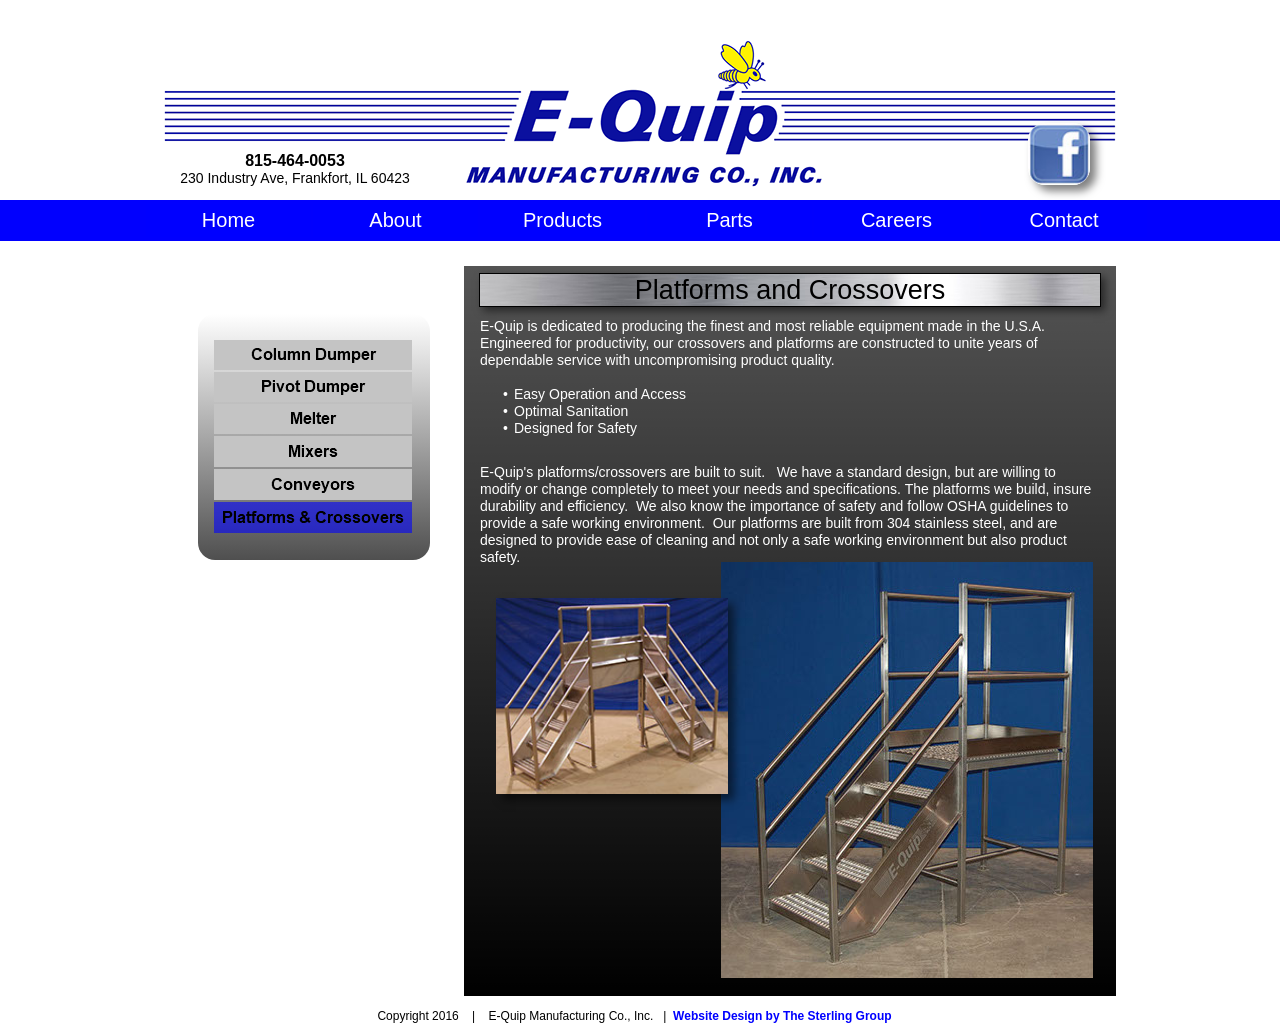
<file: old-site-mirror/e-quipmfg.com/platforms---crossovers.html>
<!DOCTYPE html>
<html class="nojs html css_verticalspacer" lang="en-US">
 <head>

  <meta http-equiv="Content-type" content="text/html;charset=UTF-8"/>
  <meta name="generator" content="2018.1.1.386"/>
  
  <script type="text/javascript">
   // Update the 'nojs'/'js' class on the html node
document.documentElement.className = document.documentElement.className.replace(/\bnojs\b/g, 'js');

// Check that all required assets are uploaded and up-to-date
if(typeof Muse == "undefined") window.Muse = {}; window.Muse.assets = {"required":["museutils.js", "museconfig.js", "jquery.watch.js", "jquery.musemenu.js", "jquery.musepolyfill.bgsize.js", "require.js", "platforms---crossovers.css"], "outOfDate":[]};
</script>
  
  <title>Platforms &amp; Crossovers</title>
  <!-- CSS -->
  <link rel="stylesheet" type="text/css" href="css/site_global.css?crc=4195999137"/>
  <link rel="stylesheet" type="text/css" href="css/master_master-b.css?crc=149797764"/>
  <link rel="stylesheet" type="text/css" href="css/platforms---crossovers.css?crc=528326986" id="pagesheet"/>
  <!-- JS includes -->
  <!--[if lt IE 9]>
  <script src="scripts/html5shiv.js?crc=4241844378" type="text/javascript"></script>
  <![endif]-->
   </head>
 <body>

  <div class="clearfix" id="page"><!-- group -->
   <div class="clearfix grpelem" id="pu9752"><!-- group -->
    <div class="browser_width grpelem" id="u9752-bw">
     <div id="u9752"><!-- simple frame --></div>
    </div>
    <a class="nonblock nontext clip_frame grpelem" id="u9753" href="index.html" data-href="page:U4350"><!-- image --><img class="block" id="u9753_img" src="images/e-quip_2018.png?crc=4217789396" alt="" width="954" height="149"/></a>
    <div class="clearfix grpelem" id="u9749-5" data-IBE-flags="txtStyleSrc"><!-- content -->
     <p><span id="u9749">​</span><span class="actAsInlineDiv normal_text" id="u9750"><!-- content --><span class="actAsDiv clearfix excludeFromNormalFlow" id="u9751-6" data-IBE-flags="txtStyleSrc"><!-- content --><span class="actAsPara" id="u9751-2">815-464-0053</span><span class="actAsPara" id="u9751-4">230 Industry Ave, Frankfort, IL 60423</span></span></span><span></span></p>
    </div>
    <a class="nonblock nontext clip_frame grpelem" id="u9747" href="https://www.facebook.com/EQuipManufacturing/"><!-- image --><img class="block" id="u9747_img" src="images/facebook_0.jpg?crc=3906150601" alt="" width="62" height="62"/></a>
    <nav class="MenuBar clearfix grpelem" id="menuu9704"><!-- horizontal box -->
     <div class="MenuItemContainer clearfix grpelem" id="u9740"><!-- vertical box -->
      <a class="nonblock nontext MenuItem MenuItemWithSubMenu clearfix colelem" id="u9741" href="index.html" data-href="page:U4350"><!-- horizontal box --><div class="MenuItemLabel NoWrap clearfix grpelem" id="u9742-4" data-IBE-flags="txtStyleSrc"><!-- content --><p>Home</p></div></a>
     </div>
     <div class="MenuItemContainer clearfix grpelem" id="u9726"><!-- vertical box -->
      <a class="nonblock nontext MenuItem MenuItemWithSubMenu clearfix colelem" id="u9727" href="about.html" data-href="page:U4743"><!-- horizontal box --><div class="MenuItemLabel NoWrap clearfix grpelem" id="u9730-4" data-IBE-flags="txtStyleSrc"><!-- content --><p>About</p></div></a>
     </div>
     <div class="MenuItemContainer clearfix grpelem" id="u9733"><!-- vertical box -->
      <a class="nonblock nontext MenuItem MenuItemWithSubMenu clearfix colelem" id="u9736" href="products.html" data-href="page:U4749"><!-- horizontal box --><div class="MenuItemLabel NoWrap clearfix grpelem" id="u9737-4" data-IBE-flags="txtStyleSrc"><!-- content --><p>Products</p></div></a>
     </div>
     <div class="MenuItemContainer clearfix grpelem" id="u9712"><!-- vertical box -->
      <a class="nonblock nontext MenuItem MenuItemWithSubMenu clearfix colelem" id="u9715" href="parts.html" data-href="page:U4755"><!-- horizontal box --><div class="MenuItemLabel NoWrap clearfix grpelem" id="u9718-4" data-IBE-flags="txtStyleSrc"><!-- content --><p>Parts</p></div></a>
     </div>
     <div class="MenuItemContainer clearfix grpelem" id="u9705"><!-- vertical box -->
      <a class="nonblock nontext MenuItem MenuItemWithSubMenu clearfix colelem" id="u9708" href="careers.html" data-href="page:U4761"><!-- horizontal box --><div class="MenuItemLabel NoWrap clearfix grpelem" id="u9710-4" data-IBE-flags="txtStyleSrc"><!-- content --><p>Careers</p></div></a>
     </div>
     <div class="MenuItemContainer clearfix grpelem" id="u9719"><!-- vertical box -->
      <a class="nonblock nontext MenuItem MenuItemWithSubMenu clearfix colelem" id="u9722" href="contact.html" data-href="page:U4767"><!-- horizontal box --><div class="MenuItemLabel NoWrap clearfix grpelem" id="u9724-4" data-IBE-flags="txtStyleSrc"><!-- content --><p>Contact</p></div></a>
     </div>
    </nav>
    <div class="clearfix grpelem" id="u9758"><!-- group -->
     <div class="grpelem" id="u9759"><!-- content --></div>
     <nav class="MenuBar clearfix grpelem" id="menuu9760"><!-- vertical box -->
      <div class="MenuItemContainer clearfix colelem" id="u9775"><!-- horizontal box -->
       <a class="nonblock nontext MenuItem MenuItemWithSubMenu clearfix grpelem" id="u9778" href="column-dumper.html" data-href="page:U5488"><!-- horizontal box --><div class="MenuItemLabel grpelem" id="u9779-4"><!-- rasterized frame --><div id="u9779-4_clip"><img alt="Column Dumper" width="198" height="19" src="images/u9779-4.png?crc=60957209" data-IBE-flags="txtStyleSrc"/></div></div></a>
      </div>
      <div class="MenuItemContainer clearfix colelem" id="u9782"><!-- horizontal box -->
       <a class="nonblock nontext MenuItem MenuItemWithSubMenu clearfix grpelem" id="u9783" href="pivot-dumper.html" data-href="page:U4782"><!-- horizontal box --><div class="MenuItemLabel grpelem" id="u9786-4"><!-- rasterized frame --><div id="u9786-4_clip"><img alt="Pivot Dumper" width="198" height="19" src="images/u9786-4.png?crc=3910143326" data-IBE-flags="txtStyleSrc"/></div></div></a>
      </div>
      <div class="MenuItemContainer clearfix colelem" id="u9768"><!-- horizontal box -->
       <a class="nonblock nontext MenuItem MenuItemWithSubMenu clearfix grpelem" id="u9769" href="melter.html" data-href="page:U4788"><!-- horizontal box --><div class="MenuItemLabel grpelem" id="u9772-4"><!-- rasterized frame --><div id="u9772-4_clip"><img alt="Melter" width="198" height="19" src="images/u9772-4.png?crc=4119226341" data-IBE-flags="txtStyleSrc"/></div></div></a>
      </div>
      <div class="MenuItemContainer clearfix colelem" id="u9789"><!-- horizontal box -->
       <a class="nonblock nontext MenuItem MenuItemWithSubMenu clearfix grpelem" id="u9790" href="mixers.html" data-href="page:U4794"><!-- horizontal box --><div class="MenuItemLabel grpelem" id="u9793-4"><!-- rasterized frame --><div id="u9793-4_clip"><img alt="Mixers" width="198" height="19" src="images/u9793-4.png?crc=4047523535" data-IBE-flags="txtStyleSrc"/></div></div></a>
      </div>
      <div class="MenuItemContainer clearfix colelem" id="u9761"><!-- horizontal box -->
       <a class="nonblock nontext MenuItem MenuItemWithSubMenu clearfix grpelem" id="u9764" href="conveyors.html" data-href="page:U4800"><!-- horizontal box --><div class="MenuItemLabel grpelem" id="u9767-4"><!-- rasterized frame --><div id="u9767-4_clip"><img alt="Conveyors" width="198" height="19" src="images/u9767-4.png?crc=4273747648" data-IBE-flags="txtStyleSrc"/></div></div></a>
      </div>
      <div class="MenuItemContainer clearfix colelem" id="u9796"><!-- horizontal box -->
       <a class="nonblock nontext MenuItem MenuItemWithSubMenu MuseMenuActive clearfix grpelem" id="u9797" href="platforms---crossovers.html" data-href="page:U5446"><!-- horizontal box --><div class="MenuItemLabel grpelem" id="u9800-4"><!-- rasterized frame --><div id="u9800-4_clip"><img alt="Platforms &amp; Crossovers" width="198" height="19" src="images/u9800-4.png?crc=3776683414" data-IBE-flags="txtStyleSrc"/></div></div></a>
      </div>
     </nav>
    </div>
    <div class="gradient clearfix grpelem" id="u5478"><!-- column -->
     <!-- m_editable region-id="editable-static-tag-U5480-BP_infinity" template="platforms---crossovers.html" data-type="html" data-ice-options="disableImageResize,link,txtStyleTarget" -->
     <div class="shadow museBGSize clearfix colelem" id="u5480-4" data-muse-uid="U5480" data-muse-type="txt_frame" data-IBE-flags="txtStyleSrc"><!-- content -->
      <p>Platforms and Crossovers</p>
     </div>
     <!-- /m_editable -->
     <!-- m_editable region-id="editable-static-tag-U5479-BP_infinity" template="platforms---crossovers.html" data-type="html" data-ice-options="disableImageResize,link,txtStyleTarget" -->
     <div class="clearfix colelem" id="u5479-14" data-muse-uid="U5479" data-muse-type="txt_frame" data-IBE-flags="txtStyleSrc"><!-- content -->
      <p>E-Quip is dedicated to producing the finest and most reliable equipment made in the U.S.A.</p>
      <p>Engineered for productivity, our crossovers and platforms are constructed to unite years of dependable service with uncompromising product quality.</p>
      <p>&nbsp;</p>
      <ul class="list0 nls-None" id="u5479-12">
       <li>Easy Operation and Access</li>
       <li>Optimal Sanitation</li>
       <li>Designed for Safety</li>
      </ul>
     </div>
     <!-- /m_editable -->
     <div class="clearfix colelem" id="pu5721"><!-- group -->
      <!-- m_editable region-id="editable-static-tag-U5721-BP_infinity" template="platforms---crossovers.html" data-type="image" -->
      <div class="clip_frame grpelem" id="u5721" data-muse-uid="U5721" data-muse-type="img_frame"><!-- image -->
       <img class="block" id="u5721_img" src="images/platform-2--crop-u5721.jpg?crc=125164893" alt="" width="372" height="416" data-muse-src="images/platform-2--crop-u5721.jpg?crc=125164893"/>
      </div>
      <!-- /m_editable -->
      <!-- m_editable region-id="editable-static-tag-U6268-BP_infinity" template="platforms---crossovers.html" data-type="html" data-ice-options="disableImageResize,link,txtStyleTarget" -->
      <div class="clearfix grpelem" id="u6268-4" data-muse-uid="U6268" data-muse-type="txt_frame" data-IBE-flags="txtStyleSrc"><!-- content -->
       <p>E-Quip's platforms/crossovers are built to suit.&nbsp;&nbsp; We have a standard design, but are willing to modify or change completely to meet your needs and specifications. The platforms we build, insure durability and efficiency.&nbsp; We also know the importance of safety and follow OSHA guidelines to provide a safe working environment.&nbsp; Our platforms are built from 304 stainless steel, and are designed to provide ease of cleaning and not only a safe working environment but also product safety.</p>
      </div>
      <!-- /m_editable -->
      <!-- m_editable region-id="editable-static-tag-U5714-BP_infinity" template="platforms---crossovers.html" data-type="image" -->
      <div class="shadow clip_frame clearfix grpelem" id="u5714" data-muse-uid="U5714" data-muse-type="img_frame"><!-- image -->
       <img class="position_content" id="u5714_img" src="images/dsc_0049.jpg?crc=338578336" alt="" width="328" height="218" data-muse-src="images/dsc_0049.jpg?crc=338578336"/>
      </div>
      <!-- /m_editable -->
     </div>
    </div>
   </div>
   <div class="verticalspacer" data-offset-top="977" data-content-above-spacer="996" data-content-below-spacer="35"></div>
   <div class="clearfix grpelem" id="u9703-7" data-IBE-flags="txtStyleSrc"><!-- content -->
    <p><span id="u9703">Copyright 2016&nbsp;&nbsp;&nbsp; |&nbsp;&nbsp;&nbsp; E-Quip Manufacturing Co., Inc.&nbsp;&nbsp; |&nbsp; </span><a class="nonblock" href="http://www.thesterlinggroup.org"> <span id="u9703-3">Website Design by The Sterling Group</span></a></p>
   </div>
  </div>
  <!-- Other scripts -->
  <script type="text/javascript">
   // Decide whether to suppress missing file error or not based on preference setting
var suppressMissingFileError = true
</script>
  <script type="text/javascript">
   window.Muse.assets.check=function(c){if(!window.Muse.assets.checked){window.Muse.assets.checked=!0;var b={},d=function(a,b){if(window.getComputedStyle){var c=window.getComputedStyle(a,null);return c&&c.getPropertyValue(b)||c&&c[b]||""}if(document.documentElement.currentStyle)return(c=a.currentStyle)&&c[b]||a.style&&a.style[b]||"";return""},a=function(a){if(a.match(/^rgb/))return a=a.replace(/\s+/g,"").match(/([\d\,]+)/gi)[0].split(","),(parseInt(a[0])<<16)+(parseInt(a[1])<<8)+parseInt(a[2]);if(a.match(/^\#/))return parseInt(a.substr(1),
16);return 0},f=function(f){for(var g=document.getElementsByTagName("link"),j=0;j<g.length;j++)if("text/css"==g[j].type){var l=(g[j].href||"").match(/\/?css\/([\w\-]+\.css)\?crc=(\d+)/);if(!l||!l[1]||!l[2])break;b[l[1]]=l[2]}g=document.createElement("div");g.className="version";g.style.cssText="display:none; width:1px; height:1px;";document.getElementsByTagName("body")[0].appendChild(g);for(j=0;j<Muse.assets.required.length;){var l=Muse.assets.required[j],k=l.match(/([\w\-\.]+)\.(\w+)$/),i=k&&k[1]?
k[1]:null,k=k&&k[2]?k[2]:null;switch(k.toLowerCase()){case "css":i=i.replace(/\W/gi,"_").replace(/^([^a-z])/gi,"_$1");g.className+=" "+i;i=a(d(g,"color"));k=a(d(g,"backgroundColor"));i!=0||k!=0?(Muse.assets.required.splice(j,1),"undefined"!=typeof b[l]&&(i!=b[l]>>>24||k!=(b[l]&16777215))&&Muse.assets.outOfDate.push(l)):j++;g.className="version";break;case "js":j++;break;default:throw Error("Unsupported file type: "+k);}}c?c().jquery!="1.8.3"&&Muse.assets.outOfDate.push("jquery-1.8.3.min.js"):Muse.assets.required.push("jquery-1.8.3.min.js");
g.parentNode.removeChild(g);if(Muse.assets.outOfDate.length||Muse.assets.required.length)g="Some files on the server may be missing or incorrect. Clear browser cache and try again. If the problem persists please contact website author.",f&&Muse.assets.outOfDate.length&&(g+="\nOut of date: "+Muse.assets.outOfDate.join(",")),f&&Muse.assets.required.length&&(g+="\nMissing: "+Muse.assets.required.join(",")),suppressMissingFileError?(g+="\nUse SuppressMissingFileError key in AppPrefs.xml to show missing file error pop up.",console.log(g)):alert(g)};location&&location.search&&location.search.match&&location.search.match(/muse_debug/gi)?
setTimeout(function(){f(!0)},5E3):f()}};
var muse_init=function(){require.config({baseUrl:""});require(["jquery","museutils","whatinput","jquery.watch","jquery.musemenu","jquery.musepolyfill.bgsize"],function(c){var $ = c;$(document).ready(function(){try{
window.Muse.assets.check($);/* body */
Muse.Utils.transformMarkupToFixBrowserProblemsPreInit();/* body */
Muse.Utils.prepHyperlinks(true);/* body */
Muse.Utils.resizeHeight('.browser_width');/* resize height */
Muse.Utils.requestAnimationFrame(function() { $('body').addClass('initialized'); });/* mark body as initialized */
Muse.Utils.makeButtonsVisibleAfterSettingMinWidth();/* body */
Muse.Utils.initWidget('.MenuBar', ['#bp_infinity'], function(elem) { return $(elem).museMenu(); });/* unifiedNavBar */
Muse.Utils.fullPage('#page');/* 100% height page */
Muse.Utils.showWidgetsWhenReady();/* body */
Muse.Utils.transformMarkupToFixBrowserProblems();/* body */
}catch(b){if(b&&"function"==typeof b.notify?b.notify():Muse.Assert.fail("Error calling selector function: "+b),false)throw b;}})})};

</script>
  <!-- RequireJS script -->
  <script src="scripts/require.js?crc=4177726516" type="text/javascript" async data-main="scripts/museconfig.js?crc=128606099" onload="if (requirejs) requirejs.onError = function(requireType, requireModule) { if (requireType && requireType.toString && requireType.toString().indexOf && 0 <= requireType.toString().indexOf('#scripterror')) window.Muse.assets.check(); }" onerror="window.Muse.assets.check();"></script>
   </body>
</html>
</file>
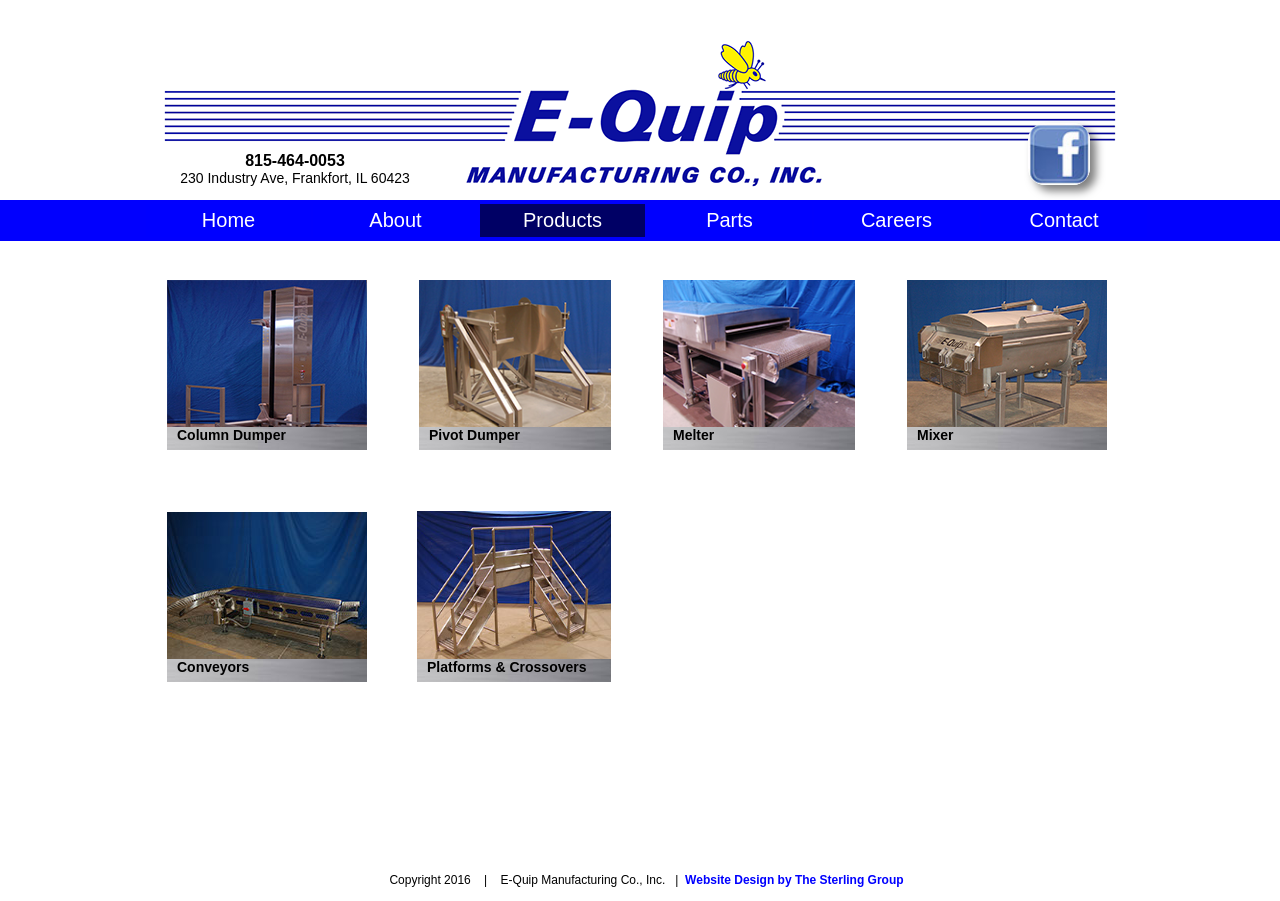
<file: old-site-mirror/e-quipmfg.com/products.html>
<!DOCTYPE html>
<html class="nojs html css_verticalspacer" lang="en-US">
 <head>

  <meta http-equiv="Content-type" content="text/html;charset=UTF-8"/>
  <meta name="generator" content="2018.1.1.386"/>
  
  <script type="text/javascript">
   // Update the 'nojs'/'js' class on the html node
document.documentElement.className = document.documentElement.className.replace(/\bnojs\b/g, 'js');

// Check that all required assets are uploaded and up-to-date
if(typeof Muse == "undefined") window.Muse = {}; window.Muse.assets = {"required":["museutils.js", "museconfig.js", "jquery.watch.js", "jquery.musemenu.js", "require.js", "products.css"], "outOfDate":[]};
</script>
  
  <title>Products</title>
  <!-- CSS -->
  <link rel="stylesheet" type="text/css" href="css/site_global.css?crc=4195999137"/>
  <link rel="stylesheet" type="text/css" href="css/master_a-master.css?crc=4088928592"/>
  <link rel="stylesheet" type="text/css" href="css/products.css?crc=504814199" id="pagesheet"/>
  <!-- JS includes -->
  <!--[if lt IE 9]>
  <script src="scripts/html5shiv.js?crc=4241844378" type="text/javascript"></script>
  <![endif]-->
   </head>
 <body>

  <div class="clearfix" id="page"><!-- group -->
   <div class="clearfix grpelem" id="ppu9398"><!-- column -->
    <div class="clearfix colelem" id="pu9398"><!-- group -->
     <div class="browser_width grpelem" id="u9398-bw">
      <div id="u9398"><!-- simple frame --></div>
     </div>
     <a class="nonblock nontext clip_frame grpelem" id="u4531" href="index.html" data-href="page:U4350"><!-- image --><img class="block" id="u4531_img" src="images/e-quip_2018.png?crc=4217789396" alt="" width="954" height="149"/></a>
     <div class="clearfix grpelem" id="u4621-5" data-IBE-flags="txtStyleSrc"><!-- content -->
      <p><span id="u4621">​</span><span class="actAsInlineDiv normal_text" id="u4622"><!-- content --><span class="actAsDiv clearfix excludeFromNormalFlow" id="u4623-6" data-IBE-flags="txtStyleSrc"><!-- content --><span class="actAsPara" id="u4623-2">815-464-0053</span><span class="actAsPara" id="u4623-4">230 Industry Ave, Frankfort, IL 60423</span></span></span><span></span></p>
     </div>
     <a class="nonblock nontext clip_frame grpelem" id="u4543" href="https://www.facebook.com/EQuipManufacturing/"><!-- image --><img class="block" id="u4543_img" src="images/facebook_0.jpg?crc=3906150601" alt="" width="62" height="62"/></a>
     <nav class="MenuBar clearfix grpelem" id="menuu4554"><!-- horizontal box -->
      <div class="MenuItemContainer clearfix grpelem" id="u4583"><!-- vertical box -->
       <a class="nonblock nontext MenuItem MenuItemWithSubMenu clearfix colelem" id="u4586" href="index.html" data-href="page:U4350"><!-- horizontal box --><div class="MenuItemLabel NoWrap clearfix grpelem" id="u4587-4" data-IBE-flags="txtStyleSrc"><!-- content --><p>Home</p></div></a>
      </div>
      <div class="MenuItemContainer clearfix grpelem" id="u4562"><!-- vertical box -->
       <a class="nonblock nontext MenuItem MenuItemWithSubMenu clearfix colelem" id="u4565" href="about.html" data-href="page:U4743"><!-- horizontal box --><div class="MenuItemLabel NoWrap clearfix grpelem" id="u4566-4" data-IBE-flags="txtStyleSrc"><!-- content --><p>About</p></div></a>
      </div>
      <div class="MenuItemContainer clearfix grpelem" id="u4590"><!-- vertical box -->
       <a class="nonblock nontext MenuItem MenuItemWithSubMenu MuseMenuActive clearfix colelem" id="u4593" href="products.html" data-href="page:U4749"><!-- horizontal box --><div class="MenuItemLabel NoWrap clearfix grpelem" id="u4595-4" data-IBE-flags="txtStyleSrc"><!-- content --><p>Products</p></div></a>
      </div>
      <div class="MenuItemContainer clearfix grpelem" id="u4555"><!-- vertical box -->
       <a class="nonblock nontext MenuItem MenuItemWithSubMenu clearfix colelem" id="u4558" href="parts.html" data-href="page:U4755"><!-- horizontal box --><div class="MenuItemLabel NoWrap clearfix grpelem" id="u4561-4" data-IBE-flags="txtStyleSrc"><!-- content --><p>Parts</p></div></a>
      </div>
      <div class="MenuItemContainer clearfix grpelem" id="u4569"><!-- vertical box -->
       <a class="nonblock nontext MenuItem MenuItemWithSubMenu clearfix colelem" id="u4572" href="careers.html" data-href="page:U4761"><!-- horizontal box --><div class="MenuItemLabel NoWrap clearfix grpelem" id="u4574-4" data-IBE-flags="txtStyleSrc"><!-- content --><p>Careers</p></div></a>
      </div>
      <div class="MenuItemContainer clearfix grpelem" id="u4576"><!-- vertical box -->
       <a class="nonblock nontext MenuItem MenuItemWithSubMenu clearfix colelem" id="u4579" href="contact.html" data-href="page:U4767"><!-- horizontal box --><div class="MenuItemLabel NoWrap clearfix grpelem" id="u4580-4" data-IBE-flags="txtStyleSrc"><!-- content --><p>Contact</p></div></a>
      </div>
     </nav>
     <!-- m_editable region-id="editable-static-tag-U5213-BP_infinity" template="products.html" data-type="image" data-ice-options="clickable" data-ice-editable="link" -->
     <a class="nonblock nontext clip_frame grpelem" id="u5213" href="pivot-dumper.html" data-href="page:U4782" data-muse-uid="U5213" data-muse-type="img_frame"><!-- image --><img class="block" id="u5213_img" src="images/dsc_0393.jpg?crc=350566870" alt="" width="192" height="170" data-muse-src="images/dsc_0393.jpg?crc=350566870"/></a>
     <!-- /m_editable -->
     <!-- m_editable region-id="editable-static-tag-U5218-BP_infinity" template="products.html" data-type="image" data-ice-options="clickable" data-ice-editable="link" -->
     <a class="nonblock nontext clip_frame grpelem" id="u5218" href="melter.html" data-href="page:U4788" data-muse-uid="U5218" data-muse-type="img_frame"><!-- image --><img class="block" id="u5218_img" src="images/dsc_0483.jpg?crc=28644547" alt="" width="192" height="170" data-muse-src="images/dsc_0483.jpg?crc=28644547"/></a>
     <!-- /m_editable -->
     <!-- m_editable region-id="editable-static-tag-U5223-BP_infinity" template="products.html" data-type="image" data-ice-options="clickable" data-ice-editable="link" -->
     <a class="nonblock nontext clip_frame grpelem" id="u5223" href="mixers.html" data-href="page:U4794" data-muse-uid="U5223" data-muse-type="img_frame"><!-- image --><img class="block" id="u5223_img" src="images/dsc_0827.jpg?crc=3846899720" alt="" width="200" height="170" data-muse-src="images/dsc_0827.jpg?crc=3846899720"/></a>
     <!-- /m_editable -->
     <!-- m_editable region-id="editable-static-tag-U5231-BP_infinity" template="products.html" data-type="image" data-ice-options="clickable" data-ice-editable="link" -->
     <a class="nonblock nontext clip_frame grpelem" id="u5231" href="column-dumper.html" data-href="page:U5488" data-muse-uid="U5231" data-muse-type="img_frame"><!-- image --><img class="block" id="u5231_img" src="images/~post_loader2 006.jpg?crc=12865252" alt="" width="200" height="170" data-muse-src="images/~post_loader2 006.jpg?crc=12865252"/></a>
     <!-- /m_editable -->
     <!-- m_editable region-id="editable-static-tag-U5244-BP_infinity" template="products.html" data-type="html" data-ice-options="disableImageResize,link,clickable,txtStyleTarget" data-ice-editable="link" -->
     <a class="nonblock nontext clearfix grpelem" id="u5244-4" href="column-dumper.html" data-href="page:U5488" data-muse-uid="U5244" data-muse-type="txt_frame" data-IBE-flags="txtStyleSrc"><!-- content --><p>Column Dumper</p></a>
     <!-- /m_editable -->
     <!-- m_editable region-id="editable-static-tag-U5245-BP_infinity" template="products.html" data-type="html" data-ice-options="disableImageResize,link,clickable,txtStyleTarget" data-ice-editable="link" -->
     <a class="nonblock nontext clearfix grpelem" id="u5245-4" href="pivot-dumper.html" data-href="page:U4782" data-muse-uid="U5245" data-muse-type="txt_frame" data-IBE-flags="txtStyleSrc"><!-- content --><p>Pivot Dumper</p></a>
     <!-- /m_editable -->
     <!-- m_editable region-id="editable-static-tag-U5246-BP_infinity" template="products.html" data-type="html" data-ice-options="disableImageResize,link,clickable,txtStyleTarget" data-ice-editable="link" -->
     <a class="nonblock nontext clearfix grpelem" id="u5246-4" href="melter.html" data-href="page:U4788" data-muse-uid="U5246" data-muse-type="txt_frame" data-IBE-flags="txtStyleSrc"><!-- content --><p>Melter</p></a>
     <!-- /m_editable -->
     <!-- m_editable region-id="editable-static-tag-U5247-BP_infinity" template="products.html" data-type="html" data-ice-options="disableImageResize,link,clickable,txtStyleTarget" data-ice-editable="link" -->
     <a class="nonblock nontext clearfix grpelem" id="u5247-4" href="mixers.html" data-href="page:U4794" data-muse-uid="U5247" data-muse-type="txt_frame" data-IBE-flags="txtStyleSrc"><!-- content --><p>Mixer</p></a>
     <!-- /m_editable -->
    </div>
    <div class="clearfix colelem" id="ppu5449"><!-- group -->
     <div class="clearfix grpelem" id="pu5449"><!-- group -->
      <!-- m_editable region-id="editable-static-tag-U5449-BP_infinity" template="products.html" data-type="image" data-ice-options="clickable" data-ice-editable="link" -->
      <a class="nonblock nontext clip_frame clearfix grpelem" id="u5449" href="platforms---crossovers.html" data-href="page:U5446" data-muse-uid="U5449" data-muse-type="img_frame"><!-- image --><img class="position_content" id="u5449_img" src="images/dsc_0049.jpg?crc=338578336" alt="" width="240" height="160" data-muse-src="images/dsc_0049.jpg?crc=338578336"/></a>
      <!-- /m_editable -->
      <!-- m_editable region-id="editable-static-tag-U5448-BP_infinity" template="products.html" data-type="html" data-ice-options="disableImageResize,link,clickable,txtStyleTarget" data-ice-editable="link" -->
      <a class="nonblock nontext clearfix grpelem" id="u5448-4" href="platforms---crossovers.html" data-href="page:U5446" data-muse-uid="U5448" data-muse-type="txt_frame" data-IBE-flags="txtStyleSrc"><!-- content --><p>Platforms &amp; Crossovers</p></a>
      <!-- /m_editable -->
     </div>
     <!-- m_editable region-id="editable-static-tag-U5237-BP_infinity" template="products.html" data-type="image" data-ice-options="clickable" data-ice-editable="link" -->
     <a class="nonblock nontext clip_frame clearfix grpelem" id="u5237" href="conveyors.html" data-href="page:U4800" data-muse-uid="U5237" data-muse-type="img_frame"><!-- image --><img class="position_content" id="u5237_img" src="images/dsc_0404.jpg?crc=106548126" alt="" width="221" height="147" data-muse-src="images/dsc_0404.jpg?crc=106548126"/></a>
     <!-- /m_editable -->
     <!-- m_editable region-id="editable-static-tag-U5248-BP_infinity" template="products.html" data-type="html" data-ice-options="disableImageResize,link,clickable,txtStyleTarget" data-ice-editable="link" -->
     <a class="nonblock nontext clearfix grpelem" id="u5248-4" href="conveyors.html" data-href="page:U4800" data-muse-uid="U5248" data-muse-type="txt_frame" data-IBE-flags="txtStyleSrc"><!-- content --><p>Conveyors</p></a>
     <!-- /m_editable -->
    </div>
   </div>
   <div class="verticalspacer" data-offset-top="664" data-content-above-spacer="682" data-content-below-spacer="35"></div>
   <div class="clearfix grpelem" id="u7612-7" data-IBE-flags="txtStyleSrc"><!-- content -->
    <p><span id="u7612">Copyright 2016&nbsp;&nbsp;&nbsp; |&nbsp;&nbsp;&nbsp; E-Quip Manufacturing Co., Inc.&nbsp;&nbsp; |&nbsp; </span><a class="nonblock" href="http://www.thesterlinggroup.org"> <span id="u7612-3">Website Design by The Sterling Group</span></a></p>
   </div>
  </div>
  <!-- Other scripts -->
  <script type="text/javascript">
   // Decide whether to suppress missing file error or not based on preference setting
var suppressMissingFileError = true
</script>
  <script type="text/javascript">
   window.Muse.assets.check=function(c){if(!window.Muse.assets.checked){window.Muse.assets.checked=!0;var b={},d=function(a,b){if(window.getComputedStyle){var c=window.getComputedStyle(a,null);return c&&c.getPropertyValue(b)||c&&c[b]||""}if(document.documentElement.currentStyle)return(c=a.currentStyle)&&c[b]||a.style&&a.style[b]||"";return""},a=function(a){if(a.match(/^rgb/))return a=a.replace(/\s+/g,"").match(/([\d\,]+)/gi)[0].split(","),(parseInt(a[0])<<16)+(parseInt(a[1])<<8)+parseInt(a[2]);if(a.match(/^\#/))return parseInt(a.substr(1),
16);return 0},f=function(f){for(var g=document.getElementsByTagName("link"),j=0;j<g.length;j++)if("text/css"==g[j].type){var l=(g[j].href||"").match(/\/?css\/([\w\-]+\.css)\?crc=(\d+)/);if(!l||!l[1]||!l[2])break;b[l[1]]=l[2]}g=document.createElement("div");g.className="version";g.style.cssText="display:none; width:1px; height:1px;";document.getElementsByTagName("body")[0].appendChild(g);for(j=0;j<Muse.assets.required.length;){var l=Muse.assets.required[j],k=l.match(/([\w\-\.]+)\.(\w+)$/),i=k&&k[1]?
k[1]:null,k=k&&k[2]?k[2]:null;switch(k.toLowerCase()){case "css":i=i.replace(/\W/gi,"_").replace(/^([^a-z])/gi,"_$1");g.className+=" "+i;i=a(d(g,"color"));k=a(d(g,"backgroundColor"));i!=0||k!=0?(Muse.assets.required.splice(j,1),"undefined"!=typeof b[l]&&(i!=b[l]>>>24||k!=(b[l]&16777215))&&Muse.assets.outOfDate.push(l)):j++;g.className="version";break;case "js":j++;break;default:throw Error("Unsupported file type: "+k);}}c?c().jquery!="1.8.3"&&Muse.assets.outOfDate.push("jquery-1.8.3.min.js"):Muse.assets.required.push("jquery-1.8.3.min.js");
g.parentNode.removeChild(g);if(Muse.assets.outOfDate.length||Muse.assets.required.length)g="Some files on the server may be missing or incorrect. Clear browser cache and try again. If the problem persists please contact website author.",f&&Muse.assets.outOfDate.length&&(g+="\nOut of date: "+Muse.assets.outOfDate.join(",")),f&&Muse.assets.required.length&&(g+="\nMissing: "+Muse.assets.required.join(",")),suppressMissingFileError?(g+="\nUse SuppressMissingFileError key in AppPrefs.xml to show missing file error pop up.",console.log(g)):alert(g)};location&&location.search&&location.search.match&&location.search.match(/muse_debug/gi)?
setTimeout(function(){f(!0)},5E3):f()}};
var muse_init=function(){require.config({baseUrl:""});require(["jquery","museutils","whatinput","jquery.watch","jquery.musemenu"],function(c){var $ = c;$(document).ready(function(){try{
window.Muse.assets.check($);/* body */
Muse.Utils.transformMarkupToFixBrowserProblemsPreInit();/* body */
Muse.Utils.prepHyperlinks(true);/* body */
Muse.Utils.resizeHeight('.browser_width');/* resize height */
Muse.Utils.requestAnimationFrame(function() { $('body').addClass('initialized'); });/* mark body as initialized */
Muse.Utils.makeButtonsVisibleAfterSettingMinWidth();/* body */
Muse.Utils.initWidget('.MenuBar', ['#bp_infinity'], function(elem) { return $(elem).museMenu(); });/* unifiedNavBar */
Muse.Utils.fullPage('#page');/* 100% height page */
Muse.Utils.showWidgetsWhenReady();/* body */
Muse.Utils.transformMarkupToFixBrowserProblems();/* body */
}catch(b){if(b&&"function"==typeof b.notify?b.notify():Muse.Assert.fail("Error calling selector function: "+b),false)throw b;}})})};

</script>
  <!-- RequireJS script -->
  <script src="scripts/require.js?crc=4177726516" type="text/javascript" async data-main="scripts/museconfig.js?crc=128606099" onload="if (requirejs) requirejs.onError = function(requireType, requireModule) { if (requireType && requireType.toString && requireType.toString().indexOf && 0 <= requireType.toString().indexOf('#scripterror')) window.Muse.assets.check(); }" onerror="window.Muse.assets.check();"></script>
   </body>
</html>
</file>
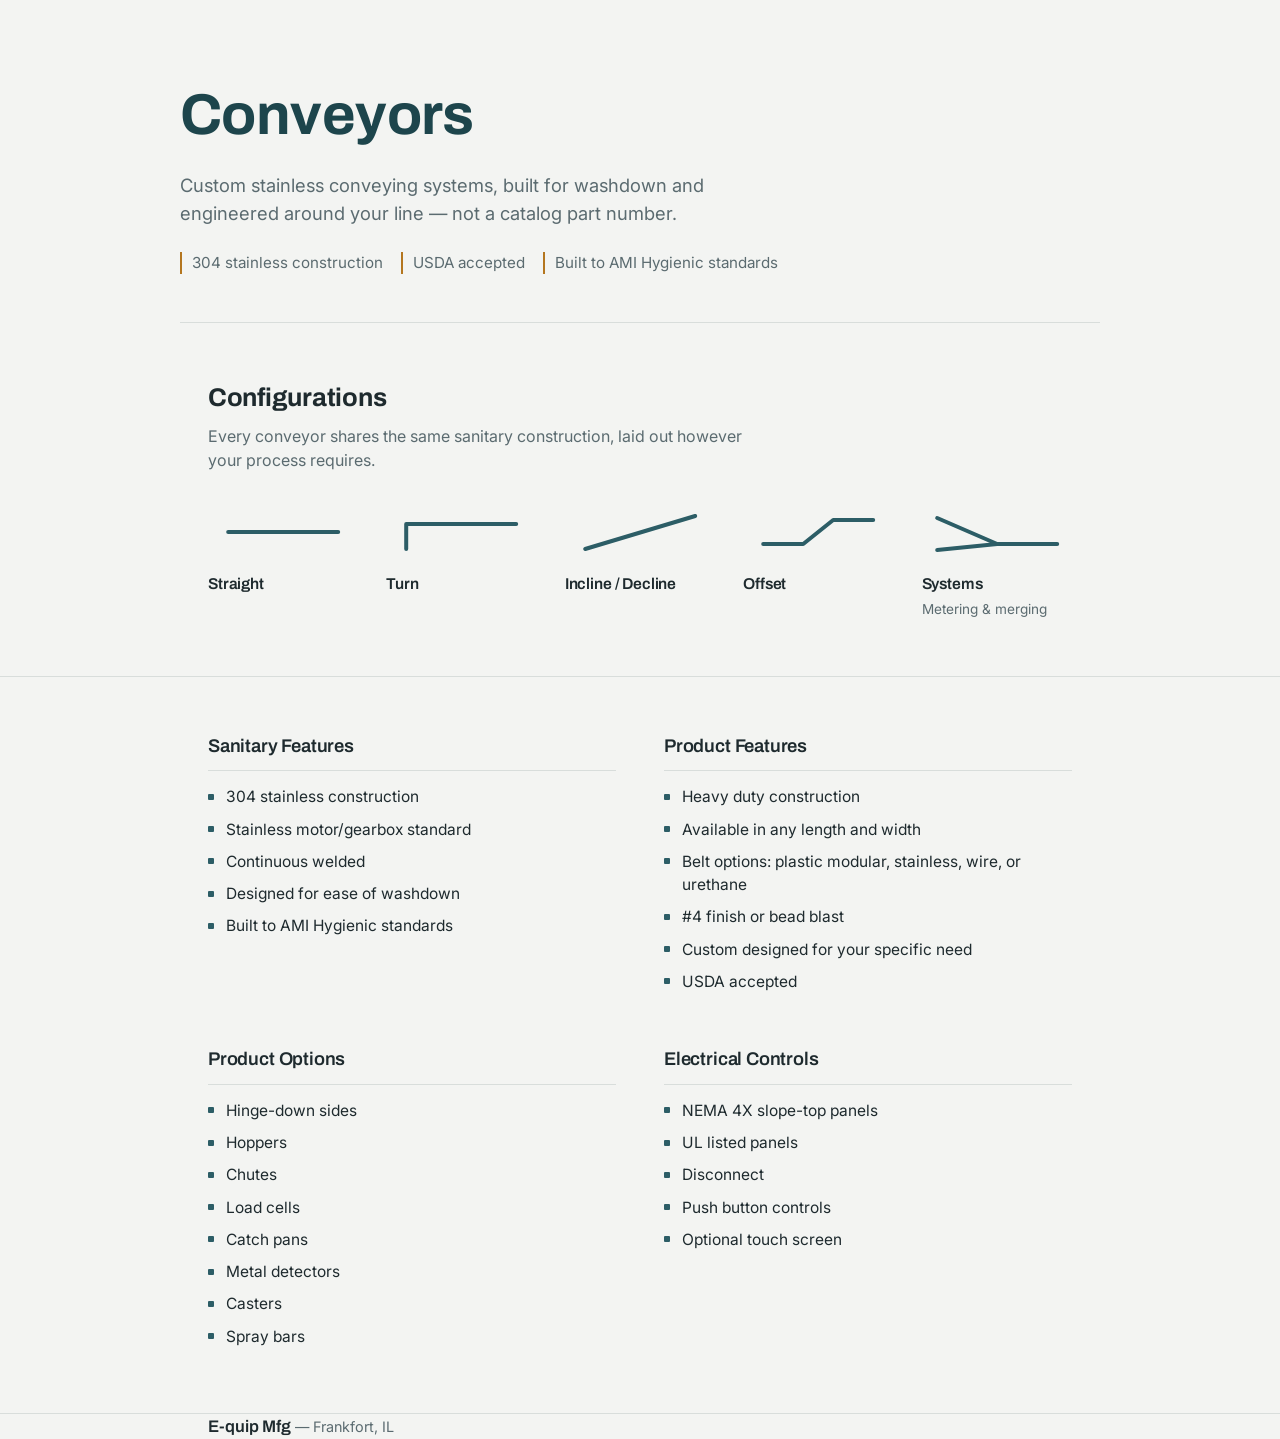
<file: emails/Mike Minyard Emails/OK - 2026-10-29 Conveyor specs/Conveyors — E-quip Mfg.html>
<!DOCTYPE html>
<html lang="en">
<head>
<meta charset="UTF-8">
<meta name="viewport" content="width=device-width, initial-scale=1, viewport-fit=cover">
<title>Conveyors — E-quip Mfg</title>
<link rel="preconnect" href="https://fonts.googleapis.com">
<link href="https://fonts.googleapis.com/css2?family=Archivo:wght@500;600;700&family=Inter:wght@400;500;600&display=swap" rel="stylesheet">
<style>
:root{
  --bg:#F3F4F2; --panel:#FFFFFF; --ink:#1E2A2E; --sub:#5B6B70;
  --line:#D8DDDB; --steel:#2C5D66; --steel-dk:#1D454C; --amber:#B4761F;
  font-size:16px;
}
:root:not([data-theme="light"]) { }
@media (prefers-color-scheme: dark){
  :root:not([data-theme="light"]){
    --bg:#14181A; --panel:#1B2124; --ink:#EDEFEE; --sub:#9BA6A9;
    --line:#33393B; --steel:#5FA3AC; --steel-dk:#7FBAC2; --amber:#D69A4B;
  }
}
:root[data-theme="dark"]{
  --bg:#14181A; --panel:#1B2124; --ink:#EDEFEE; --sub:#9BA6A9;
  --line:#33393B; --steel:#5FA3AC; --steel-dk:#7FBAC2; --amber:#D69A4B;
}
*{box-sizing:border-box;}
html{scroll-padding-top:env(safe-area-inset-top,0px);}
body{
  margin:0; background:var(--bg); color:var(--ink);
  font-family:'Inter',-apple-system,'Segoe UI',sans-serif;
  padding-top:env(safe-area-inset-top,0px); padding-bottom:env(safe-area-inset-bottom,0px);
  line-height:1.5;
}
h1,h2,h3{font-family:'Archivo',sans-serif; margin:0; letter-spacing:-0.01em;}
.wrap{max-width:920px; margin:0 auto; padding:0 28px;}

/* Hero */
.hero{padding:72px 0 48px; border-bottom:1px solid var(--line);}
.hero h1{font-size:clamp(2.4rem,6vw,3.6rem); font-weight:700; color:var(--steel-dk);}
.hero p{max-width:46ch; font-size:1.15rem; color:var(--sub); margin-top:14px;}
.hero .tag{font-size:.95rem; color:var(--sub); margin-top:24px; display:flex; gap:18px; flex-wrap:wrap;}
.hero .tag span{border-left:2px solid var(--amber); padding-left:10px;}

/* Config diagrams */
.configs{padding:56px 0; border-bottom:1px solid var(--line);}
.configs h2{font-size:1.6rem; margin-bottom:6px;}
.configs>.wrap>p{color:var(--sub); max-width:56ch; margin:0 0 32px;}
.cfg-grid{display:grid; grid-template-columns:repeat(auto-fit,minmax(150px,1fr)); gap:28px;}
.cfg{text-align:left;}
.cfg svg{width:100%; height:56px; display:block;}
.cfg h3{font-size:.98rem; font-weight:600; margin-top:12px;}
.cfg p{font-size:.85rem; color:var(--sub); margin:4px 0 0;}

/* Feature sections */
.features{padding:56px 0; border-bottom:1px solid var(--line);}
.feat-grid{display:grid; grid-template-columns:1fr 1fr; gap:44px 48px;}
.feat h2{font-size:1.15rem; font-weight:600; padding-bottom:10px; border-bottom:1px solid var(--line); margin-bottom:14px;}
.feat ul{margin:0; padding:0; list-style:none;}
.feat li{position:relative; padding-left:18px; margin-bottom:9px; color:var(--ink); font-size:.97rem;}
.feat li::before{content:""; position:absolute; left:0; top:.55em; width:6px; height:6px; background:var(--steel); border-radius:1px;}

/* Footer */
footer{padding:40px 0 56px; color:var(--sub); font-size:.9rem;}
footer strong{color:var(--ink); font-family:'Archivo',sans-serif; font-weight:600; font-size:1.05rem;}

@media (max-width:640px){
  .feat-grid{grid-template-columns:1fr;}
  .hero{padding:52px 0 36px;}
}
@media print{
  body{background:#fff;}
  .hero{padding-top:0;}
}
</style>
</head>
<body>

<div class="wrap hero">
  <h1>Conveyors</h1>
  <p>Custom stainless conveying systems, built for washdown and engineered around your line — not a catalog part number.</p>
  <div class="tag">
    <span>304 stainless construction</span>
    <span>USDA accepted</span>
    <span>Built to AMI Hygienic standards</span>
  </div>
</div>

<div class="configs">
  <div class="wrap">
    <h2>Configurations</h2>
    <p>Every conveyor shares the same sanitary construction, laid out however your process requires.</p>
    <div class="cfg-grid">
      <div class="cfg">
        <svg viewBox="0 0 140 56"><line x1="15" y1="28" x2="125" y2="28" stroke="#2C5D66" stroke-width="4" stroke-linecap="round"/></svg>
        <h3>Straight</h3>
      </div>
      <div class="cfg">
        <svg viewBox="0 0 140 56"><path d="M15 45 L15 20 L125 20" fill="none" stroke="#2C5D66" stroke-width="4" stroke-linecap="round" stroke-linejoin="round"/></svg>
        <h3>Turn</h3>
      </div>
      <div class="cfg">
        <svg viewBox="0 0 140 56"><line x1="15" y1="45" x2="125" y2="12" stroke="#2C5D66" stroke-width="4" stroke-linecap="round"/></svg>
        <h3>Incline / Decline</h3>
      </div>
      <div class="cfg">
        <svg viewBox="0 0 140 56"><path d="M15 40 L55 40 L85 16 L125 16" fill="none" stroke="#2C5D66" stroke-width="4" stroke-linecap="round" stroke-linejoin="round"/></svg>
        <h3>Offset</h3>
      </div>
      <div class="cfg">
        <svg viewBox="0 0 140 56"><path d="M10 14 L70 40" fill="none" stroke="#2C5D66" stroke-width="4" stroke-linecap="round"/><path d="M10 46 L70 40" fill="none" stroke="#2C5D66" stroke-width="4" stroke-linecap="round"/><line x1="70" y1="40" x2="130" y2="40" stroke="#2C5D66" stroke-width="4" stroke-linecap="round"/></svg>
        <h3>Systems</h3>
        <p>Metering &amp; merging</p>
      </div>
    </div>
  </div>
</div>

<div class="features">
  <div class="wrap feat-grid">

    <div class="feat">
      <h2>Sanitary Features</h2>
      <ul>
        <li>304 stainless construction</li>
        <li>Stainless motor/gearbox standard</li>
        <li>Continuous welded</li>
        <li>Designed for ease of washdown</li>
        <li>Built to AMI Hygienic standards</li>
      </ul>
    </div>

    <div class="feat">
      <h2>Product Features</h2>
      <ul>
        <li>Heavy duty construction</li>
        <li>Available in any length and width</li>
        <li>Belt options: plastic modular, stainless, wire, or urethane</li>
        <li>#4 finish or bead blast</li>
        <li>Custom designed for your specific need</li>
        <li>USDA accepted</li>
      </ul>
    </div>

    <div class="feat">
      <h2>Product Options</h2>
      <ul>
        <li>Hinge-down sides</li>
        <li>Hoppers</li>
        <li>Chutes</li>
        <li>Load cells</li>
        <li>Catch pans</li>
        <li>Metal detectors</li>
        <li>Casters</li>
        <li>Spray bars</li>
      </ul>
    </div>

    <div class="feat">
      <h2>Electrical Controls</h2>
      <ul>
        <li>NEMA 4X slope-top panels</li>
        <li>UL listed panels</li>
        <li>Disconnect</li>
        <li>Push button controls</li>
        <li>Optional touch screen</li>
      </ul>
    </div>

  </div>
</div>

<footer class="wrap">
  <strong>E-quip Mfg</strong> — Frankfort, IL
</footer>

</body>
</html>
</file>
<file: old-site-mirror/e-quipmfg.com/css/site_global.css>
html{min-height:100%;min-width:100%;-ms-text-size-adjust:none;}body,div,dl,dt,dd,ul,ol,li,nav,h1,h2,h3,h4,h5,h6,pre,code,form,fieldset,legend,input,button,textarea,p,blockquote,th,td,a{margin:0px;padding:0px;border-width:0px;border-style:solid;border-color:transparent;-webkit-transform-origin:left top;-ms-transform-origin:left top;-o-transform-origin:left top;transform-origin:left top;background-repeat:no-repeat;}button.submit-btn{-moz-box-sizing:content-box;-webkit-box-sizing:content-box;box-sizing:content-box;}.transition{-webkit-transition-property:background-image,background-position,background-color,border-color,border-radius,color,font-size,font-style,font-weight,letter-spacing,line-height,text-align,box-shadow,text-shadow,opacity;transition-property:background-image,background-position,background-color,border-color,border-radius,color,font-size,font-style,font-weight,letter-spacing,line-height,text-align,box-shadow,text-shadow,opacity;}.transition *{-webkit-transition:inherit;transition:inherit;}table{border-collapse:collapse;border-spacing:0px;}fieldset,img{border:0px;border-style:solid;-webkit-transform-origin:left top;-ms-transform-origin:left top;-o-transform-origin:left top;transform-origin:left top;}address,caption,cite,code,dfn,em,strong,th,var,optgroup{font-style:inherit;font-weight:inherit;}del,ins{text-decoration:none;}li{list-style:none;}caption,th{text-align:left;}h1,h2,h3,h4,h5,h6{font-size:100%;font-weight:inherit;}input,button,textarea,select,optgroup,option{font-family:inherit;font-size:inherit;font-style:inherit;font-weight:inherit;}.form-grp input,.form-grp textarea{-webkit-appearance:none;-webkit-border-radius:0;}body{font-family:Arial, Helvetica Neue, Helvetica, sans-serif;text-align:left;font-size:14px;line-height:17px;word-wrap:break-word;text-rendering:optimizeLegibility;-moz-font-feature-settings:'liga';-ms-font-feature-settings:'liga';-webkit-font-feature-settings:'liga';font-feature-settings:'liga';}a{color:inherit;text-decoration:inherit;}a:link{color:#FFFFFF;font-weight:bold;text-decoration:underline;}a:visited{color:#000000;text-decoration:none;}a:hover{color:#0000FF;text-decoration:underline;}a:active{color:#0000FF;text-decoration:underline;}a.nontext{color:black;text-decoration:none;font-style:normal;font-weight:normal;}.normal_text{color:#000000;direction:ltr;font-family:Arial, Helvetica Neue, Helvetica, sans-serif;font-size:14px;font-style:normal;font-weight:normal;letter-spacing:0px;line-height:17px;text-align:left;text-decoration:none;text-indent:0px;text-transform:none;vertical-align:0px;padding:0px;}.list0 li:before{position:absolute;right:100%;letter-spacing:0px;text-decoration:none;font-weight:normal;font-style:normal;}.rtl-list li:before{right:auto;left:100%;}.nls-None > li:before,.nls-None .list3 > li:before,.nls-None .list6 > li:before{margin-right:6px;content:'•';}.nls-None .list1 > li:before,.nls-None .list4 > li:before,.nls-None .list7 > li:before{margin-right:6px;content:'○';}.nls-None,.nls-None .list1,.nls-None .list2,.nls-None .list3,.nls-None .list4,.nls-None .list5,.nls-None .list6,.nls-None .list7,.nls-None .list8{padding-left:34px;}.nls-None.rtl-list,.nls-None .list1.rtl-list,.nls-None .list2.rtl-list,.nls-None .list3.rtl-list,.nls-None .list4.rtl-list,.nls-None .list5.rtl-list,.nls-None .list6.rtl-list,.nls-None .list7.rtl-list,.nls-None .list8.rtl-list{padding-left:0px;padding-right:34px;}.nls-None .list2 > li:before,.nls-None .list5 > li:before,.nls-None .list8 > li:before{margin-right:6px;content:'-';}.nls-None.rtl-list > li:before,.nls-None .list1.rtl-list > li:before,.nls-None .list2.rtl-list > li:before,.nls-None .list3.rtl-list > li:before,.nls-None .list4.rtl-list > li:before,.nls-None .list5.rtl-list > li:before,.nls-None .list6.rtl-list > li:before,.nls-None .list7.rtl-list > li:before,.nls-None .list8.rtl-list > li:before{margin-right:0px;margin-left:6px;}.TabbedPanelsTab{white-space:nowrap;}.MenuBar .MenuBarView,.MenuBar .SubMenuView{display:block;list-style:none;}.MenuBar .SubMenu{display:none;position:absolute;}.NoWrap{white-space:nowrap;word-wrap:normal;}.rootelem{margin-left:auto;margin-right:auto;}.colelem{display:inline;float:left;clear:both;}.clearfix:after{content:"\0020";visibility:hidden;display:block;height:0px;clear:both;}*:first-child+html .clearfix{zoom:1;}.clip_frame{overflow:hidden;}.popup_anchor{position:relative;width:0px;height:0px;}.allow_click_through *{pointer-events:auto;}.popup_element{z-index:100000;}.svg{display:block;vertical-align:top;}span.wrap{content:'';clear:left;display:block;}span.actAsInlineDiv{display:inline-block;}.position_content,.excludeFromNormalFlow{float:left;}.preload_images{position:absolute;overflow:hidden;left:-9999px;top:-9999px;height:1px;width:1px;}.preload{height:1px;width:1px;}.animateStates{-webkit-transition:0.3s ease-in-out;-moz-transition:0.3s ease-in-out;-o-transition:0.3s ease-in-out;transition:0.3s ease-in-out;}[data-whatinput="mouse"] *:focus,[data-whatinput="touch"] *:focus,input:focus,textarea:focus{outline:none;}textarea{resize:none;overflow:auto;}.allow_click_through,.fld-prompt{pointer-events:none;}.wrapped-input{position:absolute;top:0px;left:0px;background:transparent;border:none;}.submit-btn{z-index:50000;cursor:pointer;}.anchor_item{width:22px;height:18px;}.MenuBar .SubMenuVisible,.MenuBarVertical .SubMenuVisible,.MenuBar .SubMenu .SubMenuVisible,.popup_element.Active,span.actAsPara,.actAsDiv,a.nonblock.nontext,img.block{display:block;}.widget_invisible,.js .invi,.js .mse_pre_init{visibility:hidden;}.ose_ei{visibility:hidden;z-index:0;}.no_vert_scroll{overflow-y:hidden;}.always_vert_scroll{overflow-y:scroll;}.always_horz_scroll{overflow-x:scroll;}.fullscreen{overflow:hidden;left:0px;top:0px;position:fixed;height:100%;width:100%;-moz-box-sizing:border-box;-webkit-box-sizing:border-box;-ms-box-sizing:border-box;box-sizing:border-box;}.fullwidth{position:absolute;}.borderbox{-moz-box-sizing:border-box;-webkit-box-sizing:border-box;-ms-box-sizing:border-box;box-sizing:border-box;}.scroll_wrapper{position:absolute;overflow:auto;left:0px;right:0px;top:0px;bottom:0px;padding-top:0px;padding-bottom:0px;margin-top:0px;margin-bottom:0px;}.browser_width > *{position:absolute;left:0px;right:0px;}.grpelem,.accordion_wrapper{display:inline;float:left;}.fld-checkbox input[type=checkbox],.fld-radiobutton input[type=radio]{position:absolute;overflow:hidden;clip:rect(0px, 0px, 0px, 0px);height:1px;width:1px;margin:-1px;padding:0px;border:0px;}.fld-checkbox input[type=checkbox] + label,.fld-radiobutton input[type=radio] + label{display:inline-block;background-repeat:no-repeat;cursor:pointer;float:left;width:100%;height:100%;}.pointer_cursor,.fld-recaptcha-mode,.fld-recaptcha-refresh,.fld-recaptcha-help{cursor:pointer;}p,h1,h2,h3,h4,h5,h6,ol,ul,span.actAsPara{max-height:1000000px;}.superscript{vertical-align:super;font-size:66%;line-height:0px;}.subscript{vertical-align:sub;font-size:66%;line-height:0px;}.horizontalSlideShow{-ms-touch-action:pan-y;touch-action:pan-y;}.verticalSlideShow{-ms-touch-action:pan-x;touch-action:pan-x;}.colelem100,.verticalspacer{clear:both;}.list0 li,.MenuBar .MenuItemContainer,.SlideShowContentPanel .fullscreen img,.css_verticalspacer .verticalspacer{position:relative;}.popup_element.Inactive,.js .disn,.js .an_invi,.hidden,.breakpoint{display:none;}#muse_css_mq{position:absolute;display:none;background-color:#FFFFFE;}.fluid_height_spacer{width:0.01px;}.muse_check_css{display:none;position:fixed;}@media screen and (-webkit-min-device-pixel-ratio:0){body{text-rendering:auto;}}
</file>
<file: old-site-mirror/e-quipmfg.com/css/master_a-master.css>
#u9398{background-color:#0100FE;}#u4621-5{background-color:transparent;font-size:24px;line-height:29px;}#u4621{font-size:1px;line-height:0px;}#u4623-6{background-color:transparent;text-align:center;font-family:Helvetica, Helvetica Neue, Arial, sans-serif;}#u4623-2{font-size:16px;line-height:19px;font-weight:bold;}#u4623-4{font-weight:normal;}#u4543{box-shadow:6px 6px 8px rgba(0,0,0,0.5);background-color:transparent;border-radius:17px;}#menuu4554{border-color:#000000;background-color:transparent;}#u4586{background-color:#0000FF;}#u4586:hover{background-color:#FFFF44;background-color:rgba(255,255,9,0.76);-pie-background:rgba(255,255,9,0.76);}#u4531,#u4583,#u4586:active{background-color:transparent;}#u4586.MuseMenuActive{background-color:#666666;background-color:rgba(0,0,0,0.6);-pie-background:rgba(0,0,0,0.6);}#u4587-4{border-width:0px;border-color:transparent;background-color:transparent;color:#FFFFFF;line-height:24px;font-size:20px;text-align:center;font-weight:normal;}#u4565{background-color:#0000FF;}#u4565:hover{background-color:#FFFF44;background-color:rgba(255,255,9,0.76);-pie-background:rgba(255,255,9,0.76);}#u4562,#u4565:active{background-color:transparent;}#u4565.MuseMenuActive{background-color:#666666;background-color:rgba(0,0,0,0.6);-pie-background:rgba(0,0,0,0.6);}#u4566-4{border-width:0px;border-color:transparent;background-color:transparent;color:#FFFFFF;font-size:20px;text-align:center;line-height:24px;}#u4593{background-color:#0000FF;}#u4593:hover{background-color:#FFFF44;background-color:rgba(255,255,9,0.76);-pie-background:rgba(255,255,9,0.76);}#u4590,#u4593:active{background-color:transparent;}#u4593.MuseMenuActive{background-color:#666666;background-color:rgba(0,0,0,0.6);-pie-background:rgba(0,0,0,0.6);}#u4595-4{border-width:0px;border-color:transparent;background-color:transparent;color:#FFFFFF;font-size:20px;text-align:center;line-height:24px;}#u4558{background-color:#0000FF;}#u4558:hover{background-color:#FFFF44;background-color:rgba(255,255,9,0.76);-pie-background:rgba(255,255,9,0.76);}#u4555,#u4558:active{background-color:transparent;}#u4558.MuseMenuActive{background-color:#666666;background-color:rgba(0,0,0,0.6);-pie-background:rgba(0,0,0,0.6);}#u4561-4{border-width:0px;border-color:transparent;background-color:transparent;color:#FFFFFF;font-size:20px;text-align:center;line-height:24px;}#u4572{background-color:#0000FF;}#u4572:hover{background-color:#FFFF44;background-color:rgba(255,255,9,0.76);-pie-background:rgba(255,255,9,0.76);}#u4569,#u4572:active{background-color:transparent;}#u4572.MuseMenuActive{background-color:#666666;background-color:rgba(0,0,0,0.6);-pie-background:rgba(0,0,0,0.6);}#u4574-4{border-width:0px;border-color:transparent;background-color:transparent;color:#FFFFFF;font-size:20px;text-align:center;line-height:24px;}#u4579{background-color:#0000FF;}#u4579:hover{background-color:#FFFF44;background-color:rgba(255,255,9,0.76);-pie-background:rgba(255,255,9,0.76);}#u4576,#u4579:active{background-color:transparent;}#u4579.MuseMenuActive{background-color:#666666;background-color:rgba(0,0,0,0.6);-pie-background:rgba(0,0,0,0.6);}#u4580-4{border-width:0px;border-color:transparent;background-color:transparent;color:#FFFFFF;font-size:20px;text-align:center;line-height:24px;}.MenuItem{cursor:pointer;}#u7612-7{background-color:transparent;color:#FFFFFF;font-size:12px;text-align:center;line-height:14px;}#u7612{color:#000000;}#u7612-3{color:#0000FF;}
</file>
<file: old-site-mirror/e-quipmfg.com/css/about.css>
.version.about{color:#0000F2;background-color:#C8BDAC;}#page{z-index:1;width:960px;min-height:938px;background-image:none;border-width:0px;border-color:#000000;background-color:transparent;margin-left:auto;margin-right:auto;}#page::before{content:"";position:absolute;pointer-events:none;box-shadow:none;top:19px;bottom:35px;margin-left:auto;margin-right:auto;width:960px;}#page_position_content{margin-bottom:-28px;padding-top:21px;width:0.01px;}#pu9398{z-index:2;width:0.01px;margin-left:-100px;}#u9398{z-index:2;height:41px;}.js body{visibility:hidden;}.js body.initialized{visibility:visible;}#u9398-bw{z-index:2;margin-top:160px;height:41px;}#u4531{z-index:3;width:954px;position:relative;margin-right:-10000px;left:103px;}#u4531_img{padding-bottom:210px;}#u4621-5{z-index:5;width:274px;min-height:33px;position:relative;margin-right:-10000px;margin-top:108px;left:100px;}#u4622{margin-top:3px;margin-bottom:-3px;}#u4623-6{z-index:10;width:270px;min-height:39px;}#u4543{z-index:17;width:62px;position:relative;margin-right:-10000px;margin-top:83px;left:968px;}#menuu4554{z-index:26;width:1001px;height:33px;position:relative;margin-right:-10000px;margin-top:164px;left:86px;}#u4583{width:165px;min-height:33px;position:relative;margin-right:-10000px;}#u4586{width:165px;padding-bottom:9px;position:relative;}#u4586:hover{width:165px;min-height:0px;margin:0px;}#u4586:active{width:165px;min-height:0px;margin:0px;}#u4587-4{width:165px;min-height:24px;position:relative;margin-right:-10000px;top:4px;}#u4586:hover #u4587-4{padding-top:0px;padding-bottom:0px;min-height:24px;width:165px;margin:0px -10000px 0px 0px;}#u4586:active #u4587-4{padding-top:0px;padding-bottom:0px;min-height:24px;width:165px;margin:0px -10000px 0px 0px;}#u4562{width:165px;min-height:33px;position:relative;margin-right:-10000px;left:167px;}#u4565{width:165px;padding-bottom:9px;position:relative;}#u4586.MuseMenuActive,#u4565:hover{width:165px;min-height:0px;margin:0px;}#u4565:active{width:165px;min-height:0px;margin:0px;}#u4566-4{width:165px;min-height:24px;position:relative;margin-right:-10000px;top:4px;}#u4586.MuseMenuActive #u4587-4,#u4565:hover #u4566-4{padding-top:0px;padding-bottom:0px;min-height:24px;width:165px;margin:0px -10000px 0px 0px;}#u4565:active #u4566-4{padding-top:0px;padding-bottom:0px;min-height:24px;width:165px;margin:0px -10000px 0px 0px;}#u4590{width:165px;min-height:33px;position:relative;margin-right:-10000px;left:334px;}#u4593{width:165px;padding-bottom:9px;position:relative;}#u4565.MuseMenuActive,#u4593:hover{width:165px;min-height:0px;margin:0px;}#u4593:active{width:165px;min-height:0px;margin:0px;}#u4595-4{width:165px;min-height:24px;position:relative;margin-right:-10000px;top:4px;}#u4565.MuseMenuActive #u4566-4,#u4593:hover #u4595-4{padding-top:0px;padding-bottom:0px;min-height:24px;width:165px;margin:0px -10000px 0px 0px;}#u4593:active #u4595-4{padding-top:0px;padding-bottom:0px;min-height:24px;width:165px;margin:0px -10000px 0px 0px;}#u4555{width:165px;min-height:33px;position:relative;margin-right:-10000px;left:501px;}#u4558{width:165px;padding-bottom:9px;position:relative;}#u4593.MuseMenuActive,#u4558:hover{width:165px;min-height:0px;margin:0px;}#u4558:active{width:165px;min-height:0px;margin:0px;}#u4561-4{width:165px;min-height:24px;position:relative;margin-right:-10000px;top:4px;}#u4593.MuseMenuActive #u4595-4,#u4558:hover #u4561-4{padding-top:0px;padding-bottom:0px;min-height:24px;width:165px;margin:0px -10000px 0px 0px;}#u4558:active #u4561-4{padding-top:0px;padding-bottom:0px;min-height:24px;width:165px;margin:0px -10000px 0px 0px;}#u4569{width:165px;min-height:33px;position:relative;margin-right:-10000px;left:668px;}#u4572{width:165px;padding-bottom:9px;position:relative;}#u4558.MuseMenuActive,#u4572:hover{width:165px;min-height:0px;margin:0px;}#u4572:active{width:165px;min-height:0px;margin:0px;}#u4572.MuseMenuActive{width:165px;min-height:0px;margin:0px;}#u4574-4{width:165px;min-height:24px;position:relative;margin-right:-10000px;top:4px;}#u4558.MuseMenuActive #u4561-4,#u4572:hover #u4574-4{padding-top:0px;padding-bottom:0px;min-height:24px;width:165px;margin:0px -10000px 0px 0px;}#u4572:active #u4574-4{padding-top:0px;padding-bottom:0px;min-height:24px;width:165px;margin:0px -10000px 0px 0px;}#u4572.MuseMenuActive #u4574-4{padding-top:0px;padding-bottom:0px;min-height:24px;width:165px;margin:0px -10000px 0px 0px;}#u4576{width:166px;min-height:33px;position:relative;margin-right:-10000px;left:835px;}#u4579{width:166px;padding-bottom:9px;position:relative;}#u4579:hover{width:166px;min-height:0px;margin:0px;}#u4579:active{width:166px;min-height:0px;margin:0px;}#u4579.MuseMenuActive{width:166px;min-height:0px;margin:0px;}#u4580-4{width:166px;min-height:24px;position:relative;margin-right:-10000px;top:4px;}#u4579:hover #u4580-4{padding-top:0px;padding-bottom:0px;min-height:24px;width:166px;margin:0px -10000px 0px 0px;}#u4579:active #u4580-4{padding-top:0px;padding-bottom:0px;min-height:24px;width:166px;margin:0px -10000px 0px 0px;}#u4579.MuseMenuActive #u4580-4{padding-top:0px;padding-bottom:0px;min-height:24px;width:166px;margin:0px -10000px 0px 0px;}#u6153{z-index:63;width:1160px;box-shadow:11px 11px 8px rgba(0,0,0,0.5);background-color:transparent;position:relative;margin-right:-10000px;margin-top:204px;}#u4922-20{z-index:65;width:960px;min-height:271px;background-color:transparent;margin-top:15px;position:relative;}#u4922-5,#u4922-7{color:#0000FF;}#u7612-7{z-index:19;width:543px;min-height:20px;margin-left:215px;margin-top:8px;position:relative;}#muse_css_mq,.html{background-color:#FFFFFF;}body{position:relative;min-width:960px;padding-top:19px;padding-bottom:35px;}
</file>
<file: old-site-mirror/e-quipmfg.com/css/careers.css>
.version.careers{color:#0000F8;background-color:#E41E75;}#page{z-index:1;width:960px;min-height:300px;background-image:none;border-width:0px;border-color:#000000;background-color:transparent;margin-left:auto;margin-right:auto;}#page::before{content:"";position:absolute;pointer-events:none;box-shadow:none;top:19px;bottom:36px;margin-left:auto;margin-right:auto;width:960px;}#pu9398{z-index:2;width:0.01px;margin-right:-10000px;margin-top:21px;margin-left:-100px;}#u9398{z-index:2;height:41px;}.js body{visibility:hidden;}.js body.initialized{visibility:visible;}#u9398-bw{z-index:2;margin-top:160px;height:41px;}#u4531{z-index:3;width:954px;position:relative;margin-right:-10000px;left:103px;}#u4531_img{padding-bottom:210px;}#u4621-5{z-index:5;width:274px;min-height:33px;position:relative;margin-right:-10000px;margin-top:108px;left:100px;}#u4622{margin-top:3px;margin-bottom:-3px;}#u4623-6{z-index:10;width:270px;min-height:39px;}#u4543{z-index:17;width:62px;position:relative;margin-right:-10000px;margin-top:83px;left:968px;}#menuu4554{z-index:26;width:1001px;height:33px;position:relative;margin-right:-10000px;margin-top:164px;left:86px;}#u4583{width:165px;min-height:33px;position:relative;margin-right:-10000px;}#u4586{width:165px;padding-bottom:9px;position:relative;}#u4586:hover{width:165px;min-height:0px;margin:0px;}#u4586:active{width:165px;min-height:0px;margin:0px;}#u4587-4{width:165px;min-height:24px;position:relative;margin-right:-10000px;top:4px;}#u4586:hover #u4587-4{padding-top:0px;padding-bottom:0px;min-height:24px;width:165px;margin:0px -10000px 0px 0px;}#u4586:active #u4587-4{padding-top:0px;padding-bottom:0px;min-height:24px;width:165px;margin:0px -10000px 0px 0px;}#u4562{width:165px;min-height:33px;position:relative;margin-right:-10000px;left:167px;}#u4565{width:165px;padding-bottom:9px;position:relative;}#u4586.MuseMenuActive,#u4565:hover{width:165px;min-height:0px;margin:0px;}#u4565:active{width:165px;min-height:0px;margin:0px;}#u4566-4{width:165px;min-height:24px;position:relative;margin-right:-10000px;top:4px;}#u4586.MuseMenuActive #u4587-4,#u4565:hover #u4566-4{padding-top:0px;padding-bottom:0px;min-height:24px;width:165px;margin:0px -10000px 0px 0px;}#u4565:active #u4566-4{padding-top:0px;padding-bottom:0px;min-height:24px;width:165px;margin:0px -10000px 0px 0px;}#u4590{width:165px;min-height:33px;position:relative;margin-right:-10000px;left:334px;}#u4593{width:165px;padding-bottom:9px;position:relative;}#u4565.MuseMenuActive,#u4593:hover{width:165px;min-height:0px;margin:0px;}#u4593:active{width:165px;min-height:0px;margin:0px;}#u4595-4{width:165px;min-height:24px;position:relative;margin-right:-10000px;top:4px;}#u4565.MuseMenuActive #u4566-4,#u4593:hover #u4595-4{padding-top:0px;padding-bottom:0px;min-height:24px;width:165px;margin:0px -10000px 0px 0px;}#u4593:active #u4595-4{padding-top:0px;padding-bottom:0px;min-height:24px;width:165px;margin:0px -10000px 0px 0px;}#u4555{width:165px;min-height:33px;position:relative;margin-right:-10000px;left:501px;}#u4558{width:165px;padding-bottom:9px;position:relative;}#u4593.MuseMenuActive,#u4558:hover{width:165px;min-height:0px;margin:0px;}#u4558:active{width:165px;min-height:0px;margin:0px;}#u4561-4{width:165px;min-height:24px;position:relative;margin-right:-10000px;top:4px;}#u4593.MuseMenuActive #u4595-4,#u4558:hover #u4561-4{padding-top:0px;padding-bottom:0px;min-height:24px;width:165px;margin:0px -10000px 0px 0px;}#u4558:active #u4561-4{padding-top:0px;padding-bottom:0px;min-height:24px;width:165px;margin:0px -10000px 0px 0px;}#u4569{width:165px;min-height:33px;position:relative;margin-right:-10000px;left:668px;}#u4572{width:165px;padding-bottom:9px;position:relative;}#u4558.MuseMenuActive,#u4572:hover{width:165px;min-height:0px;margin:0px;}#u4572:active{width:165px;min-height:0px;margin:0px;}#u4572.MuseMenuActive{width:165px;min-height:0px;margin:0px;}#u4574-4{width:165px;min-height:24px;position:relative;margin-right:-10000px;top:4px;}#u4558.MuseMenuActive #u4561-4,#u4572:hover #u4574-4{padding-top:0px;padding-bottom:0px;min-height:24px;width:165px;margin:0px -10000px 0px 0px;}#u4572:active #u4574-4{padding-top:0px;padding-bottom:0px;min-height:24px;width:165px;margin:0px -10000px 0px 0px;}#u4572.MuseMenuActive #u4574-4{padding-top:0px;padding-bottom:0px;min-height:24px;width:165px;margin:0px -10000px 0px 0px;}#u4576{width:166px;min-height:33px;position:relative;margin-right:-10000px;left:835px;}#u4579{width:166px;padding-bottom:9px;position:relative;}#u4579:hover{width:166px;min-height:0px;margin:0px;}#u4579:active{width:166px;min-height:0px;margin:0px;}#u4579.MuseMenuActive{width:166px;min-height:0px;margin:0px;}#u4580-4{width:166px;min-height:24px;position:relative;margin-right:-10000px;top:4px;}#u4579:hover #u4580-4{padding-top:0px;padding-bottom:0px;min-height:24px;width:166px;margin:0px -10000px 0px 0px;}#u4579:active #u4580-4{padding-top:0px;padding-bottom:0px;min-height:24px;width:166px;margin:0px -10000px 0px 0px;}#u4579.MuseMenuActive #u4580-4{padding-top:0px;padding-bottom:0px;min-height:24px;width:166px;margin:0px -10000px 0px 0px;}#u5534-10{z-index:63;width:561px;min-height:118px;background-color:transparent;position:relative;margin-right:-10000px;margin-top:216px;left:475px;}#u5534-2{font-size:24px;line-height:29px;}#u5534-7{font-size:18px;line-height:22px;}#u6258{z-index:73;width:340px;background-color:transparent;position:relative;margin-right:-10000px;margin-top:210px;left:84px;}#u9325-12{z-index:75;width:365px;min-height:225px;background-color:transparent;font-size:30px;text-align:left;line-height:36px;position:relative;margin-right:-10000px;margin-top:403px;left:610px;}#u9325-4{font-weight:bold;}.css_verticalspacer .verticalspacer{height:calc(100vh - 738px);}#u7612-7{z-index:19;width:543px;min-height:20px;margin-bottom:-28px;position:relative;margin-right:-10000px;margin-top:8px;left:215px;}#muse_css_mq,.html{background-color:#FFFFFF;}body{position:relative;min-width:960px;padding-top:19px;padding-bottom:36px;}.verticalspacer{min-height:1px;}
</file>
<file: old-site-mirror/e-quipmfg.com/css/master_master-b.css>
#u9752{background-color:#0100FE;}#u9749-5{background-color:transparent;font-size:24px;line-height:29px;}#u9749{font-size:1px;line-height:0px;}#u9751-6{background-color:transparent;text-align:center;font-family:Helvetica, Helvetica Neue, Arial, sans-serif;}#u9751-2{font-size:16px;line-height:19px;font-weight:bold;}#u9751-4{font-weight:normal;}#u9747{box-shadow:6px 6px 8px rgba(0,0,0,0.5);background-color:transparent;border-radius:17px;}#menuu9704{border-color:#000000;background-color:transparent;}#u9741{background-color:#0000FF;}#u9741:hover{background-color:#FFFF44;background-color:rgba(255,255,9,0.76);-pie-background:rgba(255,255,9,0.76);}#u9753,#u9740,#u9741:active{background-color:transparent;}#u9741.MuseMenuActive{background-color:#666666;background-color:rgba(0,0,0,0.6);-pie-background:rgba(0,0,0,0.6);}#u9742-4{border-width:0px;border-color:transparent;background-color:transparent;color:#FFFFFF;font-size:20px;text-align:center;line-height:24px;font-weight:normal;}#u9727{background-color:#0000FF;}#u9727:hover{background-color:#FFFF44;background-color:rgba(255,255,9,0.76);-pie-background:rgba(255,255,9,0.76);}#u9726,#u9727:active{background-color:transparent;}#u9727.MuseMenuActive{background-color:#666666;background-color:rgba(0,0,0,0.6);-pie-background:rgba(0,0,0,0.6);}#u9730-4{border-width:0px;border-color:transparent;background-color:transparent;color:#FFFFFF;font-size:20px;text-align:center;line-height:24px;}#u9736{background-color:#0000FF;}#u9736:hover{background-color:#FFFF44;background-color:rgba(255,255,9,0.76);-pie-background:rgba(255,255,9,0.76);}#u9733,#u9736:active{background-color:transparent;}#u9736.MuseMenuActive{background-color:#666666;background-color:rgba(0,0,0,0.6);-pie-background:rgba(0,0,0,0.6);}#u9737-4{border-width:0px;border-color:transparent;background-color:transparent;color:#FFFFFF;font-size:20px;text-align:center;line-height:24px;}#u9715{background-color:#0000FF;}#u9715:hover{background-color:#FFFF44;background-color:rgba(255,255,9,0.76);-pie-background:rgba(255,255,9,0.76);}#u9712,#u9715:active{background-color:transparent;}#u9715.MuseMenuActive{background-color:#666666;background-color:rgba(0,0,0,0.6);-pie-background:rgba(0,0,0,0.6);}#u9718-4{border-width:0px;border-color:transparent;background-color:transparent;color:#FFFFFF;font-size:20px;text-align:center;line-height:24px;}#u9708{background-color:#0000FF;}#u9708:hover{background-color:#FFFF44;background-color:rgba(255,255,9,0.76);-pie-background:rgba(255,255,9,0.76);}#u9705,#u9708:active{background-color:transparent;}#u9708.MuseMenuActive{background-color:#666666;background-color:rgba(0,0,0,0.6);-pie-background:rgba(0,0,0,0.6);}#u9710-4{border-width:0px;border-color:transparent;background-color:transparent;color:#FFFFFF;font-size:20px;text-align:center;line-height:24px;}#u9722{background-color:#0000FF;}#u9722:hover{background-color:#FFFF44;background-color:rgba(255,255,9,0.76);-pie-background:rgba(255,255,9,0.76);}#u9719,#u9722:active{background-color:transparent;}#u9722.MuseMenuActive{background-color:#666666;background-color:rgba(0,0,0,0.6);-pie-background:rgba(0,0,0,0.6);}#u9724-4{border-width:0px;border-color:transparent;background-color:transparent;color:#FFFFFF;font-size:20px;text-align:center;line-height:24px;}.MenuItem{cursor:pointer;}#u9758{background:-webkit-gradient(linear, center top, center bottom, from(#FFFFFF),color-stop(100%, #4F4F4F));background:-webkit-linear-gradient(top,#FFFFFF ,#4F4F4F 100%);background:linear-gradient(to bottom,#FFFFFF ,#4F4F4F 100%);filter:progid:DXImageTransform.Microsoft.gradient(startColorstr=#FFFFFFFF, endColorstr=#FF4F4F4F, GradientType=0);-ms-filter:"progid:DXImageTransform.Microsoft.gradient(startColorstr='#FFFFFFFF', endColorstr='#FF4F4F4F', GradientType=0)";border-radius:17px;}#menuu9760{border-width:0px;border-color:transparent;background-color:transparent;}#u9778{background-color:#C4C4C4;}#u9778:hover{background-color:#999999;background-color:rgba(153,153,153,1);-pie-background:rgba(153,153,153,1);}#u9778:active{background-color:#6B6B6B;background-color:rgba(107,107,107,1);-pie-background:rgba(107,107,107,1);}#u9778.MuseMenuActive{background-color:#6868FF;background-color:rgba(0,0,255,0.59);-pie-background:rgba(0,0,255,0.59);}#u9783{background-color:#C4C4C4;}#u9783:hover{background-color:#999999;background-color:rgba(153,153,153,1);-pie-background:rgba(153,153,153,1);}#u9783:active{background-color:#6B6B6B;background-color:rgba(107,107,107,1);-pie-background:rgba(107,107,107,1);}#u9783.MuseMenuActive{background-color:#6868FF;background-color:rgba(0,0,255,0.59);-pie-background:rgba(0,0,255,0.59);}#u9769{background-color:#C4C4C4;}#u9769:hover{background-color:#999999;background-color:rgba(153,153,153,1);-pie-background:rgba(153,153,153,1);}#u9769:active{background-color:#6B6B6B;background-color:rgba(107,107,107,1);-pie-background:rgba(107,107,107,1);}#u9769.MuseMenuActive{background-color:#6868FF;background-color:rgba(0,0,255,0.59);-pie-background:rgba(0,0,255,0.59);}#u9790{background-color:#C4C4C4;}#u9790:hover{background-color:#999999;background-color:rgba(153,153,153,1);-pie-background:rgba(153,153,153,1);}#u9790:active{background-color:#6B6B6B;background-color:rgba(107,107,107,1);-pie-background:rgba(107,107,107,1);}#u9790.MuseMenuActive{background-color:#6868FF;background-color:rgba(0,0,255,0.59);-pie-background:rgba(0,0,255,0.59);}#u9764{background-color:#C4C4C4;}#u9764:hover{background-color:#999999;background-color:rgba(153,153,153,1);-pie-background:rgba(153,153,153,1);}#u9764:active{background-color:#6B6B6B;background-color:rgba(107,107,107,1);-pie-background:rgba(107,107,107,1);}#u9764.MuseMenuActive{background-color:#6868FF;background-color:rgba(0,0,255,0.59);-pie-background:rgba(0,0,255,0.59);}#u9775,#u9782,#u9768,#u9789,#u9761,#u9796{background-color:transparent;}#u9797{background-color:#C4C4C4;}#u9797:hover{background-color:#999999;background-color:rgba(153,153,153,1);-pie-background:rgba(153,153,153,1);}#u9797:active{background-color:#6B6B6B;background-color:rgba(107,107,107,1);-pie-background:rgba(107,107,107,1);}#u9797.MuseMenuActive{background-color:#6868FF;background-color:rgba(0,0,255,0.59);-pie-background:rgba(0,0,255,0.59);}#u9779-4_clip,#u9786-4_clip,#u9772-4_clip,#u9793-4_clip,#u9767-4_clip,#u9800-4_clip{overflow:hidden;display:block;vertical-align:top;}#u9703-7{background-color:transparent;color:#FFFFFF;font-size:12px;text-align:center;line-height:14px;}#u9703{color:#000000;}#u9703-3{color:#0000FF;}
</file>
<file: old-site-mirror/e-quipmfg.com/css/column-dumper.css>
.version.column_dumper{color:#00000D;background-color:#9D250F;}#page{z-index:1;width:960px;min-height:200px;background-image:none;border-width:0px;border-color:#000000;background-color:transparent;margin-left:auto;margin-right:auto;}#page::before{content:"";position:absolute;pointer-events:none;box-shadow:none;top:19px;bottom:36px;margin-left:auto;margin-right:auto;width:960px;}#pu9752{z-index:2;width:0.01px;margin-right:-10000px;margin-top:21px;margin-left:-100px;}#u9752{z-index:2;height:41px;}.js body{visibility:hidden;}.js body.initialized{visibility:visible;}#u9752-bw{z-index:2;margin-top:160px;height:41px;}#u9753{z-index:3;width:954px;position:relative;margin-right:-10000px;left:103px;}#u9753_img{padding-bottom:210px;}#u9749-5{z-index:5;width:274px;min-height:33px;position:relative;margin-right:-10000px;margin-top:108px;left:100px;}#u9750{margin-top:3px;margin-bottom:-3px;}#u9751-6{z-index:10;width:270px;min-height:39px;}#u9747{z-index:17;width:62px;position:relative;margin-right:-10000px;margin-top:83px;left:968px;}#menuu9704{z-index:26;width:1001px;height:33px;position:relative;margin-right:-10000px;margin-top:164px;left:86px;}#u9740{width:165px;min-height:33px;position:relative;margin-right:-10000px;}#u9741{width:165px;padding-bottom:9px;position:relative;}#u9741:hover{width:165px;min-height:0px;margin:0px;}#u9741:active{width:165px;min-height:0px;margin:0px;}#u9742-4{width:165px;min-height:24px;position:relative;margin-right:-10000px;top:4px;}#u9741:hover #u9742-4{padding-top:0px;padding-bottom:0px;min-height:24px;width:165px;margin:0px -10000px 0px 0px;}#u9741:active #u9742-4{padding-top:0px;padding-bottom:0px;min-height:24px;width:165px;margin:0px -10000px 0px 0px;}#u9726{width:165px;min-height:33px;position:relative;margin-right:-10000px;left:167px;}#u9727{width:165px;padding-bottom:9px;position:relative;}#u9741.MuseMenuActive,#u9727:hover{width:165px;min-height:0px;margin:0px;}#u9727:active{width:165px;min-height:0px;margin:0px;}#u9730-4{width:165px;min-height:24px;position:relative;margin-right:-10000px;top:4px;}#u9741.MuseMenuActive #u9742-4,#u9727:hover #u9730-4{padding-top:0px;padding-bottom:0px;min-height:24px;width:165px;margin:0px -10000px 0px 0px;}#u9727:active #u9730-4{padding-top:0px;padding-bottom:0px;min-height:24px;width:165px;margin:0px -10000px 0px 0px;}#u9733{width:165px;min-height:33px;position:relative;margin-right:-10000px;left:334px;}#u9736{width:165px;padding-bottom:9px;position:relative;}#u9727.MuseMenuActive,#u9736:hover{width:165px;min-height:0px;margin:0px;}#u9736:active{width:165px;min-height:0px;margin:0px;}#u9737-4{width:165px;min-height:24px;position:relative;margin-right:-10000px;top:4px;}#u9727.MuseMenuActive #u9730-4,#u9736:hover #u9737-4{padding-top:0px;padding-bottom:0px;min-height:24px;width:165px;margin:0px -10000px 0px 0px;}#u9736:active #u9737-4{padding-top:0px;padding-bottom:0px;min-height:24px;width:165px;margin:0px -10000px 0px 0px;}#u9712{width:165px;min-height:33px;position:relative;margin-right:-10000px;left:501px;}#u9715{width:165px;padding-bottom:9px;position:relative;}#u9736.MuseMenuActive,#u9715:hover{width:165px;min-height:0px;margin:0px;}#u9715:active{width:165px;min-height:0px;margin:0px;}#u9718-4{width:165px;min-height:24px;position:relative;margin-right:-10000px;top:4px;}#u9736.MuseMenuActive #u9737-4,#u9715:hover #u9718-4{padding-top:0px;padding-bottom:0px;min-height:24px;width:165px;margin:0px -10000px 0px 0px;}#u9715:active #u9718-4{padding-top:0px;padding-bottom:0px;min-height:24px;width:165px;margin:0px -10000px 0px 0px;}#u9705{width:165px;min-height:33px;position:relative;margin-right:-10000px;left:668px;}#u9708{width:165px;padding-bottom:9px;position:relative;}#u9715.MuseMenuActive,#u9708:hover{width:165px;min-height:0px;margin:0px;}#u9708:active{width:165px;min-height:0px;margin:0px;}#u9708.MuseMenuActive{width:165px;min-height:0px;margin:0px;}#u9710-4{width:165px;min-height:24px;position:relative;margin-right:-10000px;top:4px;}#u9715.MuseMenuActive #u9718-4,#u9708:hover #u9710-4{padding-top:0px;padding-bottom:0px;min-height:24px;width:165px;margin:0px -10000px 0px 0px;}#u9708:active #u9710-4{padding-top:0px;padding-bottom:0px;min-height:24px;width:165px;margin:0px -10000px 0px 0px;}#u9708.MuseMenuActive #u9710-4{padding-top:0px;padding-bottom:0px;min-height:24px;width:165px;margin:0px -10000px 0px 0px;}#u9719{width:166px;min-height:33px;position:relative;margin-right:-10000px;left:835px;}#u9722{width:166px;padding-bottom:9px;position:relative;}#u9722:hover{width:166px;min-height:0px;margin:0px;}#u9722:active{width:166px;min-height:0px;margin:0px;}#u9722.MuseMenuActive{width:166px;min-height:0px;margin:0px;}#u9724-4{width:166px;min-height:24px;position:relative;margin-right:-10000px;top:4px;}#u9722:hover #u9724-4{padding-top:0px;padding-bottom:0px;min-height:24px;width:166px;margin:0px -10000px 0px 0px;}#u9722:active #u9724-4{padding-top:0px;padding-bottom:0px;min-height:24px;width:166px;margin:0px -10000px 0px 0px;}#u9722.MuseMenuActive #u9724-4{padding-top:0px;padding-bottom:0px;min-height:24px;width:166px;margin:0px -10000px 0px 0px;}#u9758{z-index:63;width:232px;padding-bottom:27px;position:relative;margin-right:-10000px;margin-top:274px;left:138px;}#u9759{z-index:64;width:50px;height:4px;position:relative;margin-right:-10000px;margin-top:95px;left:97px;}.ie #u9759{background-color:#FFFFFF;opacity:0.01;-ms-filter:"progid:DXImageTransform.Microsoft.Alpha(Opacity=1)";filter:alpha(opacity=1);}#menuu9760{z-index:65;width:198px;height:193px;position:relative;margin-right:-10000px;margin-top:26px;left:16px;}#u9775{width:198px;position:relative;}#u9778{width:198px;min-height:19px;padding-bottom:11px;position:relative;margin-right:-10000px;}#u9778:hover{width:198px;min-height:19px;margin:0px -10000px 0px 0px;}#u9778:active{width:198px;min-height:19px;margin:0px -10000px 0px 0px;}#u9783{width:198px;min-height:19px;padding-bottom:11px;position:relative;margin-right:-10000px;}#u9778.MuseMenuActive,#u9783:hover{width:198px;min-height:19px;margin:0px -10000px 0px 0px;}#u9783:active{width:198px;min-height:19px;margin:0px -10000px 0px 0px;}#u9769{width:198px;min-height:19px;padding-bottom:11px;position:relative;margin-right:-10000px;}#u9783.MuseMenuActive,#u9769:hover{width:198px;min-height:19px;margin:0px -10000px 0px 0px;}#u9769:active{width:198px;min-height:19px;margin:0px -10000px 0px 0px;}#u9779-4,#u9786-4,#u9772-4{position:relative;margin-right:-10000px;top:5px;}#u9790{width:198px;min-height:19px;padding-bottom:12px;position:relative;margin-right:-10000px;}#u9769.MuseMenuActive,#u9790:hover{width:198px;min-height:19px;margin:0px -10000px 0px 0px;}#u9790:active{width:198px;min-height:19px;margin:0px -10000px 0px 0px;}#u9764{width:198px;min-height:19px;padding-bottom:12px;position:relative;margin-right:-10000px;}#u9790.MuseMenuActive,#u9764:hover{width:198px;min-height:19px;margin:0px -10000px 0px 0px;}#u9764:active{width:198px;min-height:19px;margin:0px -10000px 0px 0px;}#u9782,#u9768,#u9789,#u9761,#u9796{width:198px;margin-top:2px;position:relative;}#u9797{width:198px;min-height:19px;padding-bottom:12px;position:relative;margin-right:-10000px;}#u9764.MuseMenuActive,#u9797:hover{width:198px;min-height:19px;margin:0px -10000px 0px 0px;}#u9797:active{width:198px;min-height:19px;margin:0px -10000px 0px 0px;}#u9797.MuseMenuActive{width:198px;min-height:19px;margin:0px -10000px 0px 0px;}#u9779-4_clip,#u9786-4_clip,#u9772-4_clip,#u9793-4_clip,#u9767-4_clip,#u9800-4_clip{width:198px;height:19px;}#u9793-4,#u9767-4,#u9800-4{position:relative;margin-right:-10000px;top:6px;}#u5489{z-index:102;width:622px;background:-webkit-gradient(linear, center top, center bottom, from(rgba(0,0,0,0.67)),color-stop(100%, #000000));background:-webkit-linear-gradient(top,rgba(0,0,0,0.67) ,#000000 100%);background:linear-gradient(to bottom,rgba(0,0,0,0.67) ,#000000 100%);filter:progid:DXImageTransform.Microsoft.gradient(startColorstr=#AA000000, endColorstr=#FF000000, GradientType=0);-ms-filter:"progid:DXImageTransform.Microsoft.gradient(startColorstr='#AA000000', endColorstr='#FF000000', GradientType=0)";position:relative;margin-right:-10000px;margin-top:233px;left:403px;padding:6px 19px 19px 16px;}#u5491-4{z-index:120;width:620px;min-height:32px;box-shadow:4px 4px 8px rgba(0,0,0,0.5);border-style:solid;border-width:1px;border-color:#000000;opacity:1;-ms-filter:"progid:DXImageTransform.Microsoft.Alpha(Opacity=100)";filter:alpha(opacity=100);color:#000000;font-size:27px;text-align:center;line-height:32px;position:relative;background:transparent url("../images/menu_bg2.jpg?crc=3790055173") no-repeat left top;background-size:cover;}#u5490-17{z-index:103;width:621px;min-height:129px;background-color:transparent;color:#FFFFFF;margin-top:5px;position:relative;}#pu5494{z-index:124;width:0.01px;margin-top:12px;}#u5494{z-index:124;width:250px;background-color:transparent;position:relative;margin-right:-10000px;}#u5500-53{z-index:126;width:357px;min-height:627px;background-color:transparent;color:#FFFFFF;position:relative;margin-right:-10000px;left:264px;}#u5500-2,#u5500-11,#u5500-20,#u5500-29{font-weight:bold;}#u5500-38{font-weight:bold;font-style:normal;}#u5500,#u5500-10,#u5500-19,#u5500-28,#u5500-37{text-decoration:underline;}#u5500-51 > li:before{content:'•';}#u5500-40,#u5500-42,#u5500-44,#u5500-46,#u5500-48,#u5500-50{padding-left:-10px;}#u5500-51 > #u5500-40:before,#u5500-51 > #u5500-42:before,#u5500-51 > #u5500-44:before,#u5500-51 > #u5500-46:before,#u5500-51 > #u5500-48:before,#u5500-51 > #u5500-50:before{margin-right:16px;}#u5500-51.rtl-list > #u5500-40:before,#u5500-51.rtl-list > #u5500-42:before,#u5500-51.rtl-list > #u5500-44:before,#u5500-51.rtl-list > #u5500-46:before,#u5500-51.rtl-list > #u5500-48:before,#u5500-51.rtl-list > #u5500-50:before{margin-right:0px;margin-left:16px;}.css_verticalspacer .verticalspacer{height:calc(100vh - 1146px);}#u9703-7{z-index:19;width:543px;min-height:20px;margin-bottom:-32px;position:relative;margin-right:-10000px;margin-top:12px;left:203px;}#muse_css_mq,.html{background-color:#FFFFFF;}body{position:relative;min-width:960px;padding-top:19px;padding-bottom:36px;}.verticalspacer{min-height:1px;}
</file>
<file: old-site-mirror/e-quipmfg.com/css/contact.css>
.version.contact{color:#00000B;background-color:#073919;}#page{z-index:1;width:960px;min-height:300px;background-image:none;border-width:0px;border-color:#000000;background-color:transparent;margin-left:auto;margin-right:auto;}#page::before{content:"";position:absolute;pointer-events:none;box-shadow:none;top:19px;bottom:36px;margin-left:auto;margin-right:auto;width:960px;}#pu9398{z-index:2;width:0.01px;margin-right:-10000px;margin-top:21px;margin-left:-100px;}#u9398{z-index:2;height:41px;}.js body{visibility:hidden;}.js body.initialized{visibility:visible;}#u9398-bw{z-index:2;margin-top:160px;height:41px;}#u4531{z-index:3;width:954px;position:relative;margin-right:-10000px;left:103px;}#u4531_img{padding-bottom:210px;}#u4621-5{z-index:5;width:274px;min-height:33px;position:relative;margin-right:-10000px;margin-top:108px;left:100px;}#u4622{margin-top:3px;margin-bottom:-3px;}#u4623-6{z-index:10;width:270px;min-height:39px;}#u4543{z-index:17;width:62px;position:relative;margin-right:-10000px;margin-top:83px;left:968px;}#u4543 .clip_frame{-webkit-border-radius:17px 17px 17px 17px;}#menuu4554{z-index:26;width:1001px;height:33px;position:relative;margin-right:-10000px;margin-top:164px;left:86px;}#u4583{width:165px;min-height:33px;position:relative;margin-right:-10000px;}#u4586{width:165px;padding-bottom:9px;position:relative;}#u4586:hover{width:165px;min-height:0px;margin:0px;}#u4586:active{width:165px;min-height:0px;margin:0px;}#u4587-4{width:165px;min-height:24px;position:relative;margin-right:-10000px;top:4px;}#u4586:hover #u4587-4{padding-top:0px;padding-bottom:0px;min-height:24px;width:165px;margin:0px -10000px 0px 0px;}#u4586:active #u4587-4{padding-top:0px;padding-bottom:0px;min-height:24px;width:165px;margin:0px -10000px 0px 0px;}#u4562{width:165px;min-height:33px;position:relative;margin-right:-10000px;left:167px;}#u4565{width:165px;padding-bottom:9px;position:relative;}#u4586.MuseMenuActive,#u4565:hover{width:165px;min-height:0px;margin:0px;}#u4565:active{width:165px;min-height:0px;margin:0px;}#u4566-4{width:165px;min-height:24px;position:relative;margin-right:-10000px;top:4px;}#u4586.MuseMenuActive #u4587-4,#u4565:hover #u4566-4{padding-top:0px;padding-bottom:0px;min-height:24px;width:165px;margin:0px -10000px 0px 0px;}#u4565:active #u4566-4{padding-top:0px;padding-bottom:0px;min-height:24px;width:165px;margin:0px -10000px 0px 0px;}#u4590{width:165px;min-height:33px;position:relative;margin-right:-10000px;left:334px;}#u4593{width:165px;padding-bottom:9px;position:relative;}#u4565.MuseMenuActive,#u4593:hover{width:165px;min-height:0px;margin:0px;}#u4593:active{width:165px;min-height:0px;margin:0px;}#u4595-4{width:165px;min-height:24px;position:relative;margin-right:-10000px;top:4px;}#u4565.MuseMenuActive #u4566-4,#u4593:hover #u4595-4{padding-top:0px;padding-bottom:0px;min-height:24px;width:165px;margin:0px -10000px 0px 0px;}#u4593:active #u4595-4{padding-top:0px;padding-bottom:0px;min-height:24px;width:165px;margin:0px -10000px 0px 0px;}#u4555{width:165px;min-height:33px;position:relative;margin-right:-10000px;left:501px;}#u4558{width:165px;padding-bottom:9px;position:relative;}#u4593.MuseMenuActive,#u4558:hover{width:165px;min-height:0px;margin:0px;}#u4558:active{width:165px;min-height:0px;margin:0px;}#u4561-4{width:165px;min-height:24px;position:relative;margin-right:-10000px;top:4px;}#u4593.MuseMenuActive #u4595-4,#u4558:hover #u4561-4{padding-top:0px;padding-bottom:0px;min-height:24px;width:165px;margin:0px -10000px 0px 0px;}#u4558:active #u4561-4{padding-top:0px;padding-bottom:0px;min-height:24px;width:165px;margin:0px -10000px 0px 0px;}#u4569{width:165px;min-height:33px;position:relative;margin-right:-10000px;left:668px;}#u4572{width:165px;padding-bottom:9px;position:relative;}#u4558.MuseMenuActive,#u4572:hover{width:165px;min-height:0px;margin:0px;}#u4572:active{width:165px;min-height:0px;margin:0px;}#u4572.MuseMenuActive{width:165px;min-height:0px;margin:0px;}#u4574-4{width:165px;min-height:24px;position:relative;margin-right:-10000px;top:4px;}#u4558.MuseMenuActive #u4561-4,#u4572:hover #u4574-4{padding-top:0px;padding-bottom:0px;min-height:24px;width:165px;margin:0px -10000px 0px 0px;}#u4572:active #u4574-4{padding-top:0px;padding-bottom:0px;min-height:24px;width:165px;margin:0px -10000px 0px 0px;}#u4572.MuseMenuActive #u4574-4{padding-top:0px;padding-bottom:0px;min-height:24px;width:165px;margin:0px -10000px 0px 0px;}#u4576{width:166px;min-height:33px;position:relative;margin-right:-10000px;left:835px;}#u4579{width:166px;padding-bottom:9px;position:relative;}#u4579:hover{width:166px;min-height:0px;margin:0px;}#u4579:active{width:166px;min-height:0px;margin:0px;}#u4579.MuseMenuActive{width:166px;min-height:0px;margin:0px;}#u4580-4{width:166px;min-height:24px;position:relative;margin-right:-10000px;top:4px;}#u4579:hover #u4580-4{padding-top:0px;padding-bottom:0px;min-height:24px;width:166px;margin:0px -10000px 0px 0px;}#u4579:active #u4580-4{padding-top:0px;padding-bottom:0px;min-height:24px;width:166px;margin:0px -10000px 0px 0px;}#u4579.MuseMenuActive #u4580-4{padding-top:0px;padding-bottom:0px;min-height:24px;width:166px;margin:0px -10000px 0px 0px;}#u5028{z-index:63;width:1084px;height:549px;background:-webkit-gradient(linear, center top, center bottom, from(#FFFFFF),color-stop(100%, #7D7D7D));background:-webkit-linear-gradient(top,#FFFFFF ,#7D7D7D 100%);background:linear-gradient(to bottom,#FFFFFF ,#7D7D7D 100%);filter:alpha(opacity=87) progid:DXImageTransform.Microsoft.gradient(startColorstr=#FFFFFFFF, endColorstr=#FF7D7D7D, GradientType=0);-ms-filter:"progid:DXImageTransform.Microsoft.Alpha(Opacity=87) progid:DXImageTransform.Microsoft.gradient(startColorstr='#FFFFFFFF', endColorstr='#FF7D7D7D', GradientType=0)";opacity:0.87;border-radius:0px 0px 10px 10px ;position:relative;margin-right:-10000px;margin-top:202px;left:42px;}#u5277{z-index:64;width:401px;min-height:400px;border-width:0px;border-color:transparent;background-color:transparent;position:relative;margin-right:-10000px;margin-top:247px;left:659px;}#u9918-14{z-index:65;width:365px;min-height:314px;background-color:transparent;font-size:30px;line-height:36px;position:relative;margin-right:-10000px;margin-top:290px;left:219px;}#u9918-2,#u9918-4{text-align:left;}#u9918-7{text-align:center;font-weight:bold;}#u9918-5,#u9918-8,#u9918-10,#u9918-12{text-align:center;}.css_verticalspacer .verticalspacer{height:calc(100vh - 825px);}#u7612-7{z-index:19;width:543px;min-height:20px;margin-bottom:-28px;position:relative;margin-right:-10000px;margin-top:8px;left:215px;}#muse_css_mq,.html{background-color:#FFFFFF;}body{position:relative;min-width:960px;padding-top:19px;padding-bottom:36px;}.verticalspacer{min-height:1px;}
</file>
<file: old-site-mirror/e-quipmfg.com/css/conveyors.css>
.version.conveyors{color:#00000D;background-color:#65B464;}#page{z-index:1;width:960px;min-height:200px;background-image:none;border-width:0px;border-color:#000000;background-color:transparent;margin-left:auto;margin-right:auto;}#page::before{content:"";position:absolute;pointer-events:none;box-shadow:none;top:19px;bottom:36px;margin-left:auto;margin-right:auto;width:960px;}#pu9752{z-index:2;width:0.01px;margin-right:-10000px;margin-top:21px;margin-left:-100px;}#u9752{z-index:2;height:41px;}.js body{visibility:hidden;}.js body.initialized{visibility:visible;}#u9752-bw{z-index:2;margin-top:160px;height:41px;}#u9753{z-index:3;width:954px;position:relative;margin-right:-10000px;left:103px;}#u9753_img{padding-bottom:210px;}#u9749-5{z-index:5;width:274px;min-height:33px;position:relative;margin-right:-10000px;margin-top:108px;left:100px;}#u9750{margin-top:3px;margin-bottom:-3px;}#u9751-6{z-index:10;width:270px;min-height:39px;}#u9747{z-index:17;width:62px;position:relative;margin-right:-10000px;margin-top:83px;left:968px;}#menuu9704{z-index:26;width:1001px;height:33px;position:relative;margin-right:-10000px;margin-top:164px;left:86px;}#u9740{width:165px;min-height:33px;position:relative;margin-right:-10000px;}#u9741{width:165px;padding-bottom:9px;position:relative;}#u9741:hover{width:165px;min-height:0px;margin:0px;}#u9741:active{width:165px;min-height:0px;margin:0px;}#u9742-4{width:165px;min-height:24px;position:relative;margin-right:-10000px;top:4px;}#u9741:hover #u9742-4{padding-top:0px;padding-bottom:0px;min-height:24px;width:165px;margin:0px -10000px 0px 0px;}#u9741:active #u9742-4{padding-top:0px;padding-bottom:0px;min-height:24px;width:165px;margin:0px -10000px 0px 0px;}#u9726{width:165px;min-height:33px;position:relative;margin-right:-10000px;left:167px;}#u9727{width:165px;padding-bottom:9px;position:relative;}#u9741.MuseMenuActive,#u9727:hover{width:165px;min-height:0px;margin:0px;}#u9727:active{width:165px;min-height:0px;margin:0px;}#u9730-4{width:165px;min-height:24px;position:relative;margin-right:-10000px;top:4px;}#u9741.MuseMenuActive #u9742-4,#u9727:hover #u9730-4{padding-top:0px;padding-bottom:0px;min-height:24px;width:165px;margin:0px -10000px 0px 0px;}#u9727:active #u9730-4{padding-top:0px;padding-bottom:0px;min-height:24px;width:165px;margin:0px -10000px 0px 0px;}#u9733{width:165px;min-height:33px;position:relative;margin-right:-10000px;left:334px;}#u9736{width:165px;padding-bottom:9px;position:relative;}#u9727.MuseMenuActive,#u9736:hover{width:165px;min-height:0px;margin:0px;}#u9736:active{width:165px;min-height:0px;margin:0px;}#u9737-4{width:165px;min-height:24px;position:relative;margin-right:-10000px;top:4px;}#u9727.MuseMenuActive #u9730-4,#u9736:hover #u9737-4{padding-top:0px;padding-bottom:0px;min-height:24px;width:165px;margin:0px -10000px 0px 0px;}#u9736:active #u9737-4{padding-top:0px;padding-bottom:0px;min-height:24px;width:165px;margin:0px -10000px 0px 0px;}#u9712{width:165px;min-height:33px;position:relative;margin-right:-10000px;left:501px;}#u9715{width:165px;padding-bottom:9px;position:relative;}#u9736.MuseMenuActive,#u9715:hover{width:165px;min-height:0px;margin:0px;}#u9715:active{width:165px;min-height:0px;margin:0px;}#u9718-4{width:165px;min-height:24px;position:relative;margin-right:-10000px;top:4px;}#u9736.MuseMenuActive #u9737-4,#u9715:hover #u9718-4{padding-top:0px;padding-bottom:0px;min-height:24px;width:165px;margin:0px -10000px 0px 0px;}#u9715:active #u9718-4{padding-top:0px;padding-bottom:0px;min-height:24px;width:165px;margin:0px -10000px 0px 0px;}#u9705{width:165px;min-height:33px;position:relative;margin-right:-10000px;left:668px;}#u9708{width:165px;padding-bottom:9px;position:relative;}#u9715.MuseMenuActive,#u9708:hover{width:165px;min-height:0px;margin:0px;}#u9708:active{width:165px;min-height:0px;margin:0px;}#u9708.MuseMenuActive{width:165px;min-height:0px;margin:0px;}#u9710-4{width:165px;min-height:24px;position:relative;margin-right:-10000px;top:4px;}#u9715.MuseMenuActive #u9718-4,#u9708:hover #u9710-4{padding-top:0px;padding-bottom:0px;min-height:24px;width:165px;margin:0px -10000px 0px 0px;}#u9708:active #u9710-4{padding-top:0px;padding-bottom:0px;min-height:24px;width:165px;margin:0px -10000px 0px 0px;}#u9708.MuseMenuActive #u9710-4{padding-top:0px;padding-bottom:0px;min-height:24px;width:165px;margin:0px -10000px 0px 0px;}#u9719{width:166px;min-height:33px;position:relative;margin-right:-10000px;left:835px;}#u9722{width:166px;padding-bottom:9px;position:relative;}#u9722:hover{width:166px;min-height:0px;margin:0px;}#u9722:active{width:166px;min-height:0px;margin:0px;}#u9722.MuseMenuActive{width:166px;min-height:0px;margin:0px;}#u9724-4{width:166px;min-height:24px;position:relative;margin-right:-10000px;top:4px;}#u9722:hover #u9724-4{padding-top:0px;padding-bottom:0px;min-height:24px;width:166px;margin:0px -10000px 0px 0px;}#u9722:active #u9724-4{padding-top:0px;padding-bottom:0px;min-height:24px;width:166px;margin:0px -10000px 0px 0px;}#u9722.MuseMenuActive #u9724-4{padding-top:0px;padding-bottom:0px;min-height:24px;width:166px;margin:0px -10000px 0px 0px;}#u9758{z-index:63;width:232px;padding-bottom:27px;position:relative;margin-right:-10000px;margin-top:274px;left:138px;}#u9759{z-index:64;width:50px;height:4px;position:relative;margin-right:-10000px;margin-top:95px;left:97px;}.ie #u9759{background-color:#FFFFFF;opacity:0.01;-ms-filter:"progid:DXImageTransform.Microsoft.Alpha(Opacity=1)";filter:alpha(opacity=1);}#menuu9760{z-index:65;width:198px;height:193px;position:relative;margin-right:-10000px;margin-top:26px;left:16px;}#u9775{width:198px;position:relative;}#u9778{width:198px;min-height:19px;padding-bottom:11px;position:relative;margin-right:-10000px;}#u9778:hover{width:198px;min-height:19px;margin:0px -10000px 0px 0px;}#u9778:active{width:198px;min-height:19px;margin:0px -10000px 0px 0px;}#u9783{width:198px;min-height:19px;padding-bottom:11px;position:relative;margin-right:-10000px;}#u9778.MuseMenuActive,#u9783:hover{width:198px;min-height:19px;margin:0px -10000px 0px 0px;}#u9783:active{width:198px;min-height:19px;margin:0px -10000px 0px 0px;}#u9769{width:198px;min-height:19px;padding-bottom:11px;position:relative;margin-right:-10000px;}#u9783.MuseMenuActive,#u9769:hover{width:198px;min-height:19px;margin:0px -10000px 0px 0px;}#u9769:active{width:198px;min-height:19px;margin:0px -10000px 0px 0px;}#u9779-4,#u9786-4,#u9772-4{position:relative;margin-right:-10000px;top:5px;}#u9790{width:198px;min-height:19px;padding-bottom:12px;position:relative;margin-right:-10000px;}#u9769.MuseMenuActive,#u9790:hover{width:198px;min-height:19px;margin:0px -10000px 0px 0px;}#u9790:active{width:198px;min-height:19px;margin:0px -10000px 0px 0px;}#u9764{width:198px;min-height:19px;padding-bottom:12px;position:relative;margin-right:-10000px;}#u9790.MuseMenuActive,#u9764:hover{width:198px;min-height:19px;margin:0px -10000px 0px 0px;}#u9764:active{width:198px;min-height:19px;margin:0px -10000px 0px 0px;}#u9782,#u9768,#u9789,#u9761,#u9796{width:198px;margin-top:2px;position:relative;}#u9797{width:198px;min-height:19px;padding-bottom:12px;position:relative;margin-right:-10000px;}#u9764.MuseMenuActive,#u9797:hover{width:198px;min-height:19px;margin:0px -10000px 0px 0px;}#u9797:active{width:198px;min-height:19px;margin:0px -10000px 0px 0px;}#u9797.MuseMenuActive{width:198px;min-height:19px;margin:0px -10000px 0px 0px;}#u9779-4_clip,#u9786-4_clip,#u9772-4_clip,#u9793-4_clip,#u9767-4_clip,#u9800-4_clip{width:198px;height:19px;}#u9793-4,#u9767-4,#u9800-4{position:relative;margin-right:-10000px;top:6px;}#u5473{z-index:102;width:661px;background:-webkit-gradient(linear, center top, center bottom, from(rgba(0,0,0,0.67)),color-stop(100%, #000000));background:-webkit-linear-gradient(top,rgba(0,0,0,0.67) ,#000000 100%);background:linear-gradient(to bottom,rgba(0,0,0,0.67) ,#000000 100%);filter:progid:DXImageTransform.Microsoft.gradient(startColorstr=#AA000000, endColorstr=#FF000000, GradientType=0);-ms-filter:"progid:DXImageTransform.Microsoft.gradient(startColorstr='#AA000000', endColorstr='#FF000000', GradientType=0)";padding-bottom:0px;position:relative;margin-right:-10000px;margin-top:233px;left:399px;}#u5473_position_content{margin-bottom:-90px;padding-top:5px;width:100%;}#u5475-4{z-index:117;width:620px;min-height:32px;box-shadow:4px 4px 8px rgba(0,0,0,0.5);border-style:solid;border-width:1px;border-color:#000000;opacity:1;-ms-filter:"progid:DXImageTransform.Microsoft.Alpha(Opacity=100)";filter:alpha(opacity=100);color:#000000;font-size:27px;text-align:center;line-height:32px;margin-left:20px;position:relative;background:transparent url("../images/menu_bg2.jpg?crc=3790055173") no-repeat left top;background-size:cover;}#u5474-14{z-index:103;width:621px;min-height:129px;background-color:transparent;color:#FFFFFF;margin-left:20px;margin-top:6px;position:relative;}#ppu5702{z-index:0;width:0.01px;margin-left:20px;margin-top:11px;}#pu5702{z-index:166;width:0.01px;margin-right:-10000px;}#u5702{z-index:166;width:250px;background-color:transparent;position:relative;}#u5702_img{padding-right:1px;padding-bottom:1px;}#u5708{z-index:168;width:250px;background-color:transparent;margin-top:32px;position:relative;}#u5527-45{z-index:121;width:357px;min-height:627px;background-color:transparent;color:#FFFFFF;position:relative;margin-right:-10000px;left:264px;}#u5527-2,#u5527-15,#u5527-17,#u5527-22{font-weight:bold;}#u5527-39{font-weight:bold;font-style:normal;}#u5527,#u5527-16,#u5527-21,#u5527-38{text-decoration:underline;}#u5527-43 > li:before{content:'•';}#u5527-42{text-transform:lowercase;padding-left:-10px;}#u5527-43 > #u5527-42:before{margin-right:16px;}#u5527-43.rtl-list > #u5527-42:before{margin-right:0px;margin-left:16px;}#u5527-40{text-transform:uppercase;}.css_verticalspacer .verticalspacer{height:calc(100vh - 1030px);}#u9703-7{z-index:19;width:543px;min-height:20px;margin-bottom:-32px;position:relative;margin-right:-10000px;margin-top:12px;left:203px;}#muse_css_mq,.html{background-color:#FFFFFF;}body{position:relative;min-width:960px;padding-top:19px;padding-bottom:36px;}.verticalspacer{min-height:90px;}
</file>
<file: old-site-mirror/e-quipmfg.com/css/melter.css>
.version.melter{color:#0000E1;background-color:#E2A2D2;}#page{z-index:1;width:960px;min-height:200px;background-image:none;border-width:0px;border-color:#000000;background-color:transparent;margin-left:auto;margin-right:auto;}#page::before{content:"";position:absolute;pointer-events:none;box-shadow:none;top:19px;bottom:36px;margin-left:auto;margin-right:auto;width:960px;}#pu9752{z-index:2;width:0.01px;margin-right:-10000px;margin-top:21px;margin-left:-100px;}#u9752{z-index:2;height:41px;}.js body{visibility:hidden;}.js body.initialized{visibility:visible;}#u9752-bw{z-index:2;margin-top:160px;height:41px;}#u9753{z-index:3;width:954px;position:relative;margin-right:-10000px;left:103px;}#u9753_img{padding-bottom:210px;}#u9749-5{z-index:5;width:274px;min-height:33px;position:relative;margin-right:-10000px;margin-top:108px;left:100px;}#u9750{margin-top:3px;margin-bottom:-3px;}#u9751-6{z-index:10;width:270px;min-height:39px;}#u9747{z-index:17;width:62px;position:relative;margin-right:-10000px;margin-top:83px;left:968px;}#menuu9704{z-index:26;width:1001px;height:33px;position:relative;margin-right:-10000px;margin-top:164px;left:86px;}#u9740{width:165px;min-height:33px;position:relative;margin-right:-10000px;}#u9741{width:165px;padding-bottom:9px;position:relative;}#u9741:hover{width:165px;min-height:0px;margin:0px;}#u9741:active{width:165px;min-height:0px;margin:0px;}#u9742-4{width:165px;min-height:24px;position:relative;margin-right:-10000px;top:4px;}#u9741:hover #u9742-4{padding-top:0px;padding-bottom:0px;min-height:24px;width:165px;margin:0px -10000px 0px 0px;}#u9741:active #u9742-4{padding-top:0px;padding-bottom:0px;min-height:24px;width:165px;margin:0px -10000px 0px 0px;}#u9726{width:165px;min-height:33px;position:relative;margin-right:-10000px;left:167px;}#u9727{width:165px;padding-bottom:9px;position:relative;}#u9741.MuseMenuActive,#u9727:hover{width:165px;min-height:0px;margin:0px;}#u9727:active{width:165px;min-height:0px;margin:0px;}#u9730-4{width:165px;min-height:24px;position:relative;margin-right:-10000px;top:4px;}#u9741.MuseMenuActive #u9742-4,#u9727:hover #u9730-4{padding-top:0px;padding-bottom:0px;min-height:24px;width:165px;margin:0px -10000px 0px 0px;}#u9727:active #u9730-4{padding-top:0px;padding-bottom:0px;min-height:24px;width:165px;margin:0px -10000px 0px 0px;}#u9733{width:165px;min-height:33px;position:relative;margin-right:-10000px;left:334px;}#u9736{width:165px;padding-bottom:9px;position:relative;}#u9727.MuseMenuActive,#u9736:hover{width:165px;min-height:0px;margin:0px;}#u9736:active{width:165px;min-height:0px;margin:0px;}#u9737-4{width:165px;min-height:24px;position:relative;margin-right:-10000px;top:4px;}#u9727.MuseMenuActive #u9730-4,#u9736:hover #u9737-4{padding-top:0px;padding-bottom:0px;min-height:24px;width:165px;margin:0px -10000px 0px 0px;}#u9736:active #u9737-4{padding-top:0px;padding-bottom:0px;min-height:24px;width:165px;margin:0px -10000px 0px 0px;}#u9712{width:165px;min-height:33px;position:relative;margin-right:-10000px;left:501px;}#u9715{width:165px;padding-bottom:9px;position:relative;}#u9736.MuseMenuActive,#u9715:hover{width:165px;min-height:0px;margin:0px;}#u9715:active{width:165px;min-height:0px;margin:0px;}#u9718-4{width:165px;min-height:24px;position:relative;margin-right:-10000px;top:4px;}#u9736.MuseMenuActive #u9737-4,#u9715:hover #u9718-4{padding-top:0px;padding-bottom:0px;min-height:24px;width:165px;margin:0px -10000px 0px 0px;}#u9715:active #u9718-4{padding-top:0px;padding-bottom:0px;min-height:24px;width:165px;margin:0px -10000px 0px 0px;}#u9705{width:165px;min-height:33px;position:relative;margin-right:-10000px;left:668px;}#u9708{width:165px;padding-bottom:9px;position:relative;}#u9715.MuseMenuActive,#u9708:hover{width:165px;min-height:0px;margin:0px;}#u9708:active{width:165px;min-height:0px;margin:0px;}#u9708.MuseMenuActive{width:165px;min-height:0px;margin:0px;}#u9710-4{width:165px;min-height:24px;position:relative;margin-right:-10000px;top:4px;}#u9715.MuseMenuActive #u9718-4,#u9708:hover #u9710-4{padding-top:0px;padding-bottom:0px;min-height:24px;width:165px;margin:0px -10000px 0px 0px;}#u9708:active #u9710-4{padding-top:0px;padding-bottom:0px;min-height:24px;width:165px;margin:0px -10000px 0px 0px;}#u9708.MuseMenuActive #u9710-4{padding-top:0px;padding-bottom:0px;min-height:24px;width:165px;margin:0px -10000px 0px 0px;}#u9719{width:166px;min-height:33px;position:relative;margin-right:-10000px;left:835px;}#u9722{width:166px;padding-bottom:9px;position:relative;}#u9722:hover{width:166px;min-height:0px;margin:0px;}#u9722:active{width:166px;min-height:0px;margin:0px;}#u9722.MuseMenuActive{width:166px;min-height:0px;margin:0px;}#u9724-4{width:166px;min-height:24px;position:relative;margin-right:-10000px;top:4px;}#u9722:hover #u9724-4{padding-top:0px;padding-bottom:0px;min-height:24px;width:166px;margin:0px -10000px 0px 0px;}#u9722:active #u9724-4{padding-top:0px;padding-bottom:0px;min-height:24px;width:166px;margin:0px -10000px 0px 0px;}#u9722.MuseMenuActive #u9724-4{padding-top:0px;padding-bottom:0px;min-height:24px;width:166px;margin:0px -10000px 0px 0px;}#u9758{z-index:63;width:232px;padding-bottom:27px;position:relative;margin-right:-10000px;margin-top:274px;left:138px;}#u9759{z-index:64;width:50px;height:4px;position:relative;margin-right:-10000px;margin-top:95px;left:97px;}.ie #u9759{background-color:#FFFFFF;opacity:0.01;-ms-filter:"progid:DXImageTransform.Microsoft.Alpha(Opacity=1)";filter:alpha(opacity=1);}#menuu9760{z-index:65;width:198px;height:193px;position:relative;margin-right:-10000px;margin-top:26px;left:16px;}#u9775{width:198px;position:relative;}#u9778{width:198px;min-height:19px;padding-bottom:11px;position:relative;margin-right:-10000px;}#u9778:hover{width:198px;min-height:19px;margin:0px -10000px 0px 0px;}#u9778:active{width:198px;min-height:19px;margin:0px -10000px 0px 0px;}#u9783{width:198px;min-height:19px;padding-bottom:11px;position:relative;margin-right:-10000px;}#u9778.MuseMenuActive,#u9783:hover{width:198px;min-height:19px;margin:0px -10000px 0px 0px;}#u9783:active{width:198px;min-height:19px;margin:0px -10000px 0px 0px;}#u9769{width:198px;min-height:19px;padding-bottom:11px;position:relative;margin-right:-10000px;}#u9783.MuseMenuActive,#u9769:hover{width:198px;min-height:19px;margin:0px -10000px 0px 0px;}#u9769:active{width:198px;min-height:19px;margin:0px -10000px 0px 0px;}#u9779-4,#u9786-4,#u9772-4{position:relative;margin-right:-10000px;top:5px;}#u9790{width:198px;min-height:19px;padding-bottom:12px;position:relative;margin-right:-10000px;}#u9769.MuseMenuActive,#u9790:hover{width:198px;min-height:19px;margin:0px -10000px 0px 0px;}#u9790:active{width:198px;min-height:19px;margin:0px -10000px 0px 0px;}#u9764{width:198px;min-height:19px;padding-bottom:12px;position:relative;margin-right:-10000px;}#u9790.MuseMenuActive,#u9764:hover{width:198px;min-height:19px;margin:0px -10000px 0px 0px;}#u9764:active{width:198px;min-height:19px;margin:0px -10000px 0px 0px;}#u9782,#u9768,#u9789,#u9761,#u9796{width:198px;margin-top:2px;position:relative;}#u9797{width:198px;min-height:19px;padding-bottom:12px;position:relative;margin-right:-10000px;}#u9764.MuseMenuActive,#u9797:hover{width:198px;min-height:19px;margin:0px -10000px 0px 0px;}#u9797:active{width:198px;min-height:19px;margin:0px -10000px 0px 0px;}#u9797.MuseMenuActive{width:198px;min-height:19px;margin:0px -10000px 0px 0px;}#u9779-4_clip,#u9786-4_clip,#u9772-4_clip,#u9793-4_clip,#u9767-4_clip,#u9800-4_clip{width:198px;height:19px;}#u9793-4,#u9767-4,#u9800-4{position:relative;margin-right:-10000px;top:6px;}#u5463{z-index:102;width:622px;background:-webkit-gradient(linear, center top, center bottom, from(rgba(0,0,0,0.67)),color-stop(100%, #000000));background:-webkit-linear-gradient(top,rgba(0,0,0,0.67) ,#000000 100%);background:linear-gradient(to bottom,rgba(0,0,0,0.67) ,#000000 100%);filter:progid:DXImageTransform.Microsoft.gradient(startColorstr=#AA000000, endColorstr=#FF000000, GradientType=0);-ms-filter:"progid:DXImageTransform.Microsoft.gradient(startColorstr='#AA000000', endColorstr='#FF000000', GradientType=0)";position:relative;margin-right:-10000px;margin-top:233px;left:403px;padding:7px 19px 20.144763817062767px 16px;}#u5465-4{z-index:117;width:620px;min-height:32px;box-shadow:4px 4px 8px rgba(0,0,0,0.5);border-style:solid;border-width:1px;border-color:#000000;opacity:1;-ms-filter:"progid:DXImageTransform.Microsoft.Alpha(Opacity=100)";filter:alpha(opacity=100);color:#000000;font-size:27px;text-align:center;line-height:32px;position:relative;background:transparent url("../images/menu_bg2.jpg?crc=3790055173") no-repeat left top;background-size:cover;}#u5464-14{z-index:103;width:621px;min-height:129px;background-color:transparent;color:#FFFFFF;margin-top:4px;position:relative;}#pu5684{z-index:136;width:0.01px;margin-top:11px;}#u5684{z-index:136;width:322px;background-color:transparent;position:relative;margin-right:-10000px;}#u5519-15{z-index:121;width:285px;min-height:214px;background-color:transparent;color:#FFFFFF;position:relative;margin-right:-10000px;left:336px;}#u5519-2{font-weight:bold;}#u5519{text-decoration:underline;}#u5519-11 > li:before{content:'•';}#u5519-11 > #u5519-4:before,#u5519-11 > #u5519-6:before,#u5519-11 > #u5519-8:before,#u5519-11 > #u5519-10:before{margin-right:16px;}#u5519-11.rtl-list > #u5519-4:before,#u5519-11.rtl-list > #u5519-6:before,#u5519-11.rtl-list > #u5519-8:before,#u5519-11.rtl-list > #u5519-10:before{margin-right:0px;margin-left:16px;}#u5519-12{font-weight:normal;}#u5519-4,#u5519-6,#u5519-8,#u5519-10,#u5519-13{padding-left:-10px;}#u5690{z-index:138;width:621px;background-color:transparent;margin-top:15px;position:relative;}#u5690_img{margin-right:24px;margin-bottom:-161px;}.css_verticalspacer .verticalspacer{height:calc(100vh - 978px);}#u9703-7{z-index:19;width:543px;min-height:20px;margin-bottom:-32px;position:relative;margin-right:-10000px;margin-top:12px;left:203px;}#muse_css_mq,.html{background-color:#FFFFFF;}body{position:relative;min-width:960px;padding-top:19px;padding-bottom:36px;}.verticalspacer{min-height:1px;}
</file>
<file: old-site-mirror/e-quipmfg.com/css/mixers.css>
.version.mixers{color:#0000E4;background-color:#076775;}#page{z-index:1;width:960px;min-height:200px;background-image:none;border-width:0px;border-color:#000000;background-color:transparent;margin-left:auto;margin-right:auto;}#page::before{content:"";position:absolute;pointer-events:none;box-shadow:none;top:19px;bottom:36px;margin-left:auto;margin-right:auto;width:960px;}#pu9752{z-index:2;width:0.01px;margin-right:-10000px;margin-top:21px;margin-left:-100px;}#u9752{z-index:2;height:41px;}.js body{visibility:hidden;}.js body.initialized{visibility:visible;}#u9752-bw{z-index:2;margin-top:160px;height:41px;}#u9753{z-index:3;width:954px;position:relative;margin-right:-10000px;left:103px;}#u9753_img{padding-bottom:210px;}#u9749-5{z-index:5;width:274px;min-height:33px;position:relative;margin-right:-10000px;margin-top:108px;left:100px;}#u9750{margin-top:3px;margin-bottom:-3px;}#u9751-6{z-index:10;width:270px;min-height:39px;}#u9747{z-index:17;width:62px;position:relative;margin-right:-10000px;margin-top:83px;left:968px;}#menuu9704{z-index:26;width:1001px;height:33px;position:relative;margin-right:-10000px;margin-top:164px;left:86px;}#u9740{width:165px;min-height:33px;position:relative;margin-right:-10000px;}#u9741{width:165px;padding-bottom:9px;position:relative;}#u9741:hover{width:165px;min-height:0px;margin:0px;}#u9741:active{width:165px;min-height:0px;margin:0px;}#u9742-4{width:165px;min-height:24px;position:relative;margin-right:-10000px;top:4px;}#u9741:hover #u9742-4{padding-top:0px;padding-bottom:0px;min-height:24px;width:165px;margin:0px -10000px 0px 0px;}#u9741:active #u9742-4{padding-top:0px;padding-bottom:0px;min-height:24px;width:165px;margin:0px -10000px 0px 0px;}#u9726{width:165px;min-height:33px;position:relative;margin-right:-10000px;left:167px;}#u9727{width:165px;padding-bottom:9px;position:relative;}#u9741.MuseMenuActive,#u9727:hover{width:165px;min-height:0px;margin:0px;}#u9727:active{width:165px;min-height:0px;margin:0px;}#u9730-4{width:165px;min-height:24px;position:relative;margin-right:-10000px;top:4px;}#u9741.MuseMenuActive #u9742-4,#u9727:hover #u9730-4{padding-top:0px;padding-bottom:0px;min-height:24px;width:165px;margin:0px -10000px 0px 0px;}#u9727:active #u9730-4{padding-top:0px;padding-bottom:0px;min-height:24px;width:165px;margin:0px -10000px 0px 0px;}#u9733{width:165px;min-height:33px;position:relative;margin-right:-10000px;left:334px;}#u9736{width:165px;padding-bottom:9px;position:relative;}#u9727.MuseMenuActive,#u9736:hover{width:165px;min-height:0px;margin:0px;}#u9736:active{width:165px;min-height:0px;margin:0px;}#u9737-4{width:165px;min-height:24px;position:relative;margin-right:-10000px;top:4px;}#u9727.MuseMenuActive #u9730-4,#u9736:hover #u9737-4{padding-top:0px;padding-bottom:0px;min-height:24px;width:165px;margin:0px -10000px 0px 0px;}#u9736:active #u9737-4{padding-top:0px;padding-bottom:0px;min-height:24px;width:165px;margin:0px -10000px 0px 0px;}#u9712{width:165px;min-height:33px;position:relative;margin-right:-10000px;left:501px;}#u9715{width:165px;padding-bottom:9px;position:relative;}#u9736.MuseMenuActive,#u9715:hover{width:165px;min-height:0px;margin:0px;}#u9715:active{width:165px;min-height:0px;margin:0px;}#u9718-4{width:165px;min-height:24px;position:relative;margin-right:-10000px;top:4px;}#u9736.MuseMenuActive #u9737-4,#u9715:hover #u9718-4{padding-top:0px;padding-bottom:0px;min-height:24px;width:165px;margin:0px -10000px 0px 0px;}#u9715:active #u9718-4{padding-top:0px;padding-bottom:0px;min-height:24px;width:165px;margin:0px -10000px 0px 0px;}#u9705{width:165px;min-height:33px;position:relative;margin-right:-10000px;left:668px;}#u9708{width:165px;padding-bottom:9px;position:relative;}#u9715.MuseMenuActive,#u9708:hover{width:165px;min-height:0px;margin:0px;}#u9708:active{width:165px;min-height:0px;margin:0px;}#u9708.MuseMenuActive{width:165px;min-height:0px;margin:0px;}#u9710-4{width:165px;min-height:24px;position:relative;margin-right:-10000px;top:4px;}#u9715.MuseMenuActive #u9718-4,#u9708:hover #u9710-4{padding-top:0px;padding-bottom:0px;min-height:24px;width:165px;margin:0px -10000px 0px 0px;}#u9708:active #u9710-4{padding-top:0px;padding-bottom:0px;min-height:24px;width:165px;margin:0px -10000px 0px 0px;}#u9708.MuseMenuActive #u9710-4{padding-top:0px;padding-bottom:0px;min-height:24px;width:165px;margin:0px -10000px 0px 0px;}#u9719{width:166px;min-height:33px;position:relative;margin-right:-10000px;left:835px;}#u9722{width:166px;padding-bottom:9px;position:relative;}#u9722:hover{width:166px;min-height:0px;margin:0px;}#u9722:active{width:166px;min-height:0px;margin:0px;}#u9722.MuseMenuActive{width:166px;min-height:0px;margin:0px;}#u9724-4{width:166px;min-height:24px;position:relative;margin-right:-10000px;top:4px;}#u9722:hover #u9724-4{padding-top:0px;padding-bottom:0px;min-height:24px;width:166px;margin:0px -10000px 0px 0px;}#u9722:active #u9724-4{padding-top:0px;padding-bottom:0px;min-height:24px;width:166px;margin:0px -10000px 0px 0px;}#u9722.MuseMenuActive #u9724-4{padding-top:0px;padding-bottom:0px;min-height:24px;width:166px;margin:0px -10000px 0px 0px;}#u9758{z-index:63;width:232px;padding-bottom:27px;position:relative;margin-right:-10000px;margin-top:274px;left:138px;}#u9759{z-index:64;width:50px;height:4px;position:relative;margin-right:-10000px;margin-top:95px;left:97px;}.ie #u9759{background-color:#FFFFFF;opacity:0.01;-ms-filter:"progid:DXImageTransform.Microsoft.Alpha(Opacity=1)";filter:alpha(opacity=1);}#menuu9760{z-index:65;width:198px;height:193px;position:relative;margin-right:-10000px;margin-top:26px;left:16px;}#u9775{width:198px;position:relative;}#u9778{width:198px;min-height:19px;padding-bottom:11px;position:relative;margin-right:-10000px;}#u9778:hover{width:198px;min-height:19px;margin:0px -10000px 0px 0px;}#u9778:active{width:198px;min-height:19px;margin:0px -10000px 0px 0px;}#u9783{width:198px;min-height:19px;padding-bottom:11px;position:relative;margin-right:-10000px;}#u9778.MuseMenuActive,#u9783:hover{width:198px;min-height:19px;margin:0px -10000px 0px 0px;}#u9783:active{width:198px;min-height:19px;margin:0px -10000px 0px 0px;}#u9769{width:198px;min-height:19px;padding-bottom:11px;position:relative;margin-right:-10000px;}#u9783.MuseMenuActive,#u9769:hover{width:198px;min-height:19px;margin:0px -10000px 0px 0px;}#u9769:active{width:198px;min-height:19px;margin:0px -10000px 0px 0px;}#u9779-4,#u9786-4,#u9772-4{position:relative;margin-right:-10000px;top:5px;}#u9790{width:198px;min-height:19px;padding-bottom:12px;position:relative;margin-right:-10000px;}#u9769.MuseMenuActive,#u9790:hover{width:198px;min-height:19px;margin:0px -10000px 0px 0px;}#u9790:active{width:198px;min-height:19px;margin:0px -10000px 0px 0px;}#u9764{width:198px;min-height:19px;padding-bottom:12px;position:relative;margin-right:-10000px;}#u9790.MuseMenuActive,#u9764:hover{width:198px;min-height:19px;margin:0px -10000px 0px 0px;}#u9764:active{width:198px;min-height:19px;margin:0px -10000px 0px 0px;}#u9782,#u9768,#u9789,#u9761,#u9796{width:198px;margin-top:2px;position:relative;}#u9797{width:198px;min-height:19px;padding-bottom:12px;position:relative;margin-right:-10000px;}#u9764.MuseMenuActive,#u9797:hover{width:198px;min-height:19px;margin:0px -10000px 0px 0px;}#u9797:active{width:198px;min-height:19px;margin:0px -10000px 0px 0px;}#u9797.MuseMenuActive{width:198px;min-height:19px;margin:0px -10000px 0px 0px;}#u9779-4_clip,#u9786-4_clip,#u9772-4_clip,#u9793-4_clip,#u9767-4_clip,#u9800-4_clip{width:198px;height:19px;}#u9793-4,#u9767-4,#u9800-4{position:relative;margin-right:-10000px;top:6px;}#u5468{z-index:102;width:622px;background:-webkit-gradient(linear, center top, center bottom, from(rgba(0,0,0,0.67)),color-stop(100%, #000000));background:-webkit-linear-gradient(top,rgba(0,0,0,0.67) ,#000000 100%);background:linear-gradient(to bottom,rgba(0,0,0,0.67) ,#000000 100%);filter:progid:DXImageTransform.Microsoft.gradient(startColorstr=#AA000000, endColorstr=#FF000000, GradientType=0);-ms-filter:"progid:DXImageTransform.Microsoft.gradient(startColorstr='#AA000000', endColorstr='#FF000000', GradientType=0)";position:relative;margin-right:-10000px;margin-top:233px;left:403px;padding:5px 19px 7.166955937862099px 16px;}#u5470-4{z-index:119;width:620px;min-height:32px;box-shadow:4px 4px 8px rgba(0,0,0,0.5);border-style:solid;border-width:1px;border-color:#000000;opacity:1;-ms-filter:"progid:DXImageTransform.Microsoft.Alpha(Opacity=100)";filter:alpha(opacity=100);color:#000000;font-size:27px;text-align:center;line-height:32px;position:relative;background:transparent url("../images/menu_bg2.jpg?crc=3790055173") no-repeat left top;background-size:cover;}#u5469-16{z-index:103;width:621px;min-height:129px;background-color:transparent;color:#FFFFFF;margin-top:6px;position:relative;}#pu5696{z-index:193;width:0.01px;margin-top:11px;}#u5696{z-index:193;width:250px;background-color:transparent;position:relative;margin-right:-10000px;}#u5523-70{z-index:123;width:357px;min-height:764px;background-color:transparent;color:#FFFFFF;position:relative;margin-right:-10000px;left:264px;}#u5523-2,#u5523-9,#u5523-26{font-weight:bold;}#u5523-52 > li:before{content:'-';}#u5523-52 > #u5523-51:before{visibility:hidden;counter-increment:list 0;}#u5523-3,#u5523-39,#u5523-41,#u5523-43,#u5523-45,#u5523-47,#u5523-49{color:#FFFFFF;}#u5523-53,#u5523-55{font-weight:bold;font-style:normal;}#u5523,#u5523-8,#u5523-25,#u5523-54{text-decoration:underline;}#u5523-37 > li:before,#u5523-68 > li:before{content:'•';}#u5523-57,#u5523-59,#u5523-61,#u5523-63,#u5523-65,#u5523-67{padding-left:-10px;}#u5523-68 > #u5523-57:before,#u5523-68 > #u5523-59:before,#u5523-68 > #u5523-61:before,#u5523-68 > #u5523-63:before,#u5523-68 > #u5523-65:before,#u5523-68 > #u5523-67:before{margin-right:16px;}#u5523-68.rtl-list > #u5523-57:before,#u5523-68.rtl-list > #u5523-59:before,#u5523-68.rtl-list > #u5523-61:before,#u5523-68.rtl-list > #u5523-63:before,#u5523-68.rtl-list > #u5523-65:before,#u5523-68.rtl-list > #u5523-67:before{margin-right:0px;margin-left:16px;}.css_verticalspacer .verticalspacer{height:calc(100vh - 1264px);}#u9703-7{z-index:19;width:543px;min-height:20px;margin-bottom:-32px;position:relative;margin-right:-10000px;margin-top:12px;left:203px;}#muse_css_mq,.html{background-color:#FFFFFF;}body{position:relative;min-width:960px;padding-top:19px;padding-bottom:36px;}.verticalspacer{min-height:1px;}
</file>
<file: old-site-mirror/e-quipmfg.com/css/parts.css>
.version.parts{color:#0000E8;background-color:#90E89F;}#page{z-index:1;width:960px;min-height:300px;background-image:none;border-width:0px;border-color:#000000;background-color:transparent;margin-left:auto;margin-right:auto;}#page::before{content:"";position:absolute;pointer-events:none;box-shadow:none;top:19px;bottom:36px;margin-left:auto;margin-right:auto;width:960px;}#pu9398{z-index:2;width:0.01px;margin-right:-10000px;margin-top:21px;margin-left:-100px;}#u9398{z-index:2;height:41px;}.js body{visibility:hidden;}.js body.initialized{visibility:visible;}#u9398-bw{z-index:2;margin-top:160px;height:41px;}#u4531{z-index:3;width:954px;position:relative;margin-right:-10000px;left:103px;}#u4531_img{padding-bottom:210px;}#u4621-5{z-index:5;width:274px;min-height:33px;position:relative;margin-right:-10000px;margin-top:108px;left:100px;}#u4622{margin-top:3px;margin-bottom:-3px;}#u4623-6{z-index:10;width:270px;min-height:39px;}#u4543{z-index:17;width:62px;position:relative;margin-right:-10000px;margin-top:83px;left:968px;}#u4543 .clip_frame{-webkit-border-radius:17px 17px 17px 17px;}#menuu4554{z-index:26;width:1001px;height:33px;position:relative;margin-right:-10000px;margin-top:164px;left:86px;}#u4583{width:165px;min-height:33px;position:relative;margin-right:-10000px;}#u4586{width:165px;padding-bottom:9px;position:relative;}#u4586:hover{width:165px;min-height:0px;margin:0px;}#u4586:active{width:165px;min-height:0px;margin:0px;}#u4587-4{width:165px;min-height:24px;position:relative;margin-right:-10000px;top:4px;}#u4586:hover #u4587-4{padding-top:0px;padding-bottom:0px;min-height:24px;width:165px;margin:0px -10000px 0px 0px;}#u4586:active #u4587-4{padding-top:0px;padding-bottom:0px;min-height:24px;width:165px;margin:0px -10000px 0px 0px;}#u4562{width:165px;min-height:33px;position:relative;margin-right:-10000px;left:167px;}#u4565{width:165px;padding-bottom:9px;position:relative;}#u4586.MuseMenuActive,#u4565:hover{width:165px;min-height:0px;margin:0px;}#u4565:active{width:165px;min-height:0px;margin:0px;}#u4566-4{width:165px;min-height:24px;position:relative;margin-right:-10000px;top:4px;}#u4586.MuseMenuActive #u4587-4,#u4565:hover #u4566-4{padding-top:0px;padding-bottom:0px;min-height:24px;width:165px;margin:0px -10000px 0px 0px;}#u4565:active #u4566-4{padding-top:0px;padding-bottom:0px;min-height:24px;width:165px;margin:0px -10000px 0px 0px;}#u4590{width:165px;min-height:33px;position:relative;margin-right:-10000px;left:334px;}#u4593{width:165px;padding-bottom:9px;position:relative;}#u4565.MuseMenuActive,#u4593:hover{width:165px;min-height:0px;margin:0px;}#u4593:active{width:165px;min-height:0px;margin:0px;}#u4595-4{width:165px;min-height:24px;position:relative;margin-right:-10000px;top:4px;}#u4565.MuseMenuActive #u4566-4,#u4593:hover #u4595-4{padding-top:0px;padding-bottom:0px;min-height:24px;width:165px;margin:0px -10000px 0px 0px;}#u4593:active #u4595-4{padding-top:0px;padding-bottom:0px;min-height:24px;width:165px;margin:0px -10000px 0px 0px;}#u4555{width:165px;min-height:33px;position:relative;margin-right:-10000px;left:501px;}#u4558{width:165px;padding-bottom:9px;position:relative;}#u4593.MuseMenuActive,#u4558:hover{width:165px;min-height:0px;margin:0px;}#u4558:active{width:165px;min-height:0px;margin:0px;}#u4561-4{width:165px;min-height:24px;position:relative;margin-right:-10000px;top:4px;}#u4593.MuseMenuActive #u4595-4,#u4558:hover #u4561-4{padding-top:0px;padding-bottom:0px;min-height:24px;width:165px;margin:0px -10000px 0px 0px;}#u4558:active #u4561-4{padding-top:0px;padding-bottom:0px;min-height:24px;width:165px;margin:0px -10000px 0px 0px;}#u4569{width:165px;min-height:33px;position:relative;margin-right:-10000px;left:668px;}#u4572{width:165px;padding-bottom:9px;position:relative;}#u4558.MuseMenuActive,#u4572:hover{width:165px;min-height:0px;margin:0px;}#u4572:active{width:165px;min-height:0px;margin:0px;}#u4572.MuseMenuActive{width:165px;min-height:0px;margin:0px;}#u4574-4{width:165px;min-height:24px;position:relative;margin-right:-10000px;top:4px;}#u4558.MuseMenuActive #u4561-4,#u4572:hover #u4574-4{padding-top:0px;padding-bottom:0px;min-height:24px;width:165px;margin:0px -10000px 0px 0px;}#u4572:active #u4574-4{padding-top:0px;padding-bottom:0px;min-height:24px;width:165px;margin:0px -10000px 0px 0px;}#u4572.MuseMenuActive #u4574-4{padding-top:0px;padding-bottom:0px;min-height:24px;width:165px;margin:0px -10000px 0px 0px;}#u4576{width:166px;min-height:33px;position:relative;margin-right:-10000px;left:835px;}#u4579{width:166px;padding-bottom:9px;position:relative;}#u4579:hover{width:166px;min-height:0px;margin:0px;}#u4579:active{width:166px;min-height:0px;margin:0px;}#u4579.MuseMenuActive{width:166px;min-height:0px;margin:0px;}#u4580-4{width:166px;min-height:24px;position:relative;margin-right:-10000px;top:4px;}#u4579:hover #u4580-4{padding-top:0px;padding-bottom:0px;min-height:24px;width:166px;margin:0px -10000px 0px 0px;}#u4579:active #u4580-4{padding-top:0px;padding-bottom:0px;min-height:24px;width:166px;margin:0px -10000px 0px 0px;}#u4579.MuseMenuActive #u4580-4{padding-top:0px;padding-bottom:0px;min-height:24px;width:166px;margin:0px -10000px 0px 0px;}#u6170-4{z-index:63;width:902px;background-color:transparent;position:relative;margin-right:-10000px;margin-top:249px;left:133px;}#u9921-17{z-index:67;width:436px;min-height:286px;background-color:transparent;text-align:center;position:relative;margin-right:-10000px;margin-top:314px;left:327px;}#u9921-2,#u9921-4,#u9921-5{font-size:20px;line-height:24px;}#u9921-10,#u9921-11{font-size:10px;line-height:12px;}#u9921-7,#u9921-9,#u9921-13,#u9921-15{font-size:30px;line-height:36px;}.css_verticalspacer .verticalspacer{height:calc(100vh - 676px);}#u7612-7{z-index:19;width:543px;min-height:20px;margin-bottom:-28px;position:relative;margin-right:-10000px;margin-top:8px;left:215px;}#muse_css_mq,.html{background-color:#FFFFFF;}body{position:relative;min-width:960px;padding-top:19px;padding-bottom:36px;}.verticalspacer{min-height:1px;}
</file>
<file: old-site-mirror/e-quipmfg.com/css/pivot-dumper.css>
.version.pivot_dumper{color:#0000F9;background-color:#164F39;}#page{z-index:1;width:960px;min-height:200px;background-image:none;border-width:0px;border-color:#000000;background-color:transparent;margin-left:auto;margin-right:auto;}#page::before{content:"";position:absolute;pointer-events:none;box-shadow:none;top:19px;bottom:36px;margin-left:auto;margin-right:auto;width:960px;}#pu9752{z-index:2;width:0.01px;margin-right:-10000px;margin-top:21px;margin-left:-100px;}#u9752{z-index:2;height:41px;}.js body{visibility:hidden;}.js body.initialized{visibility:visible;}#u9752-bw{z-index:2;margin-top:160px;height:41px;}#u9753{z-index:3;width:954px;position:relative;margin-right:-10000px;left:103px;}#u9753_img{padding-bottom:210px;}#u9749-5{z-index:5;width:274px;min-height:33px;position:relative;margin-right:-10000px;margin-top:108px;left:100px;}#u9750{margin-top:3px;margin-bottom:-3px;}#u9751-6{z-index:10;width:270px;min-height:39px;}#u9747{z-index:17;width:62px;position:relative;margin-right:-10000px;margin-top:83px;left:968px;}#u9747 .clip_frame{-webkit-border-radius:17px 17px 17px 17px;}#menuu9704{z-index:26;width:1001px;height:33px;position:relative;margin-right:-10000px;margin-top:164px;left:86px;}#u9740{width:165px;min-height:33px;position:relative;margin-right:-10000px;}#u9741{width:165px;padding-bottom:9px;position:relative;}#u9741:hover{width:165px;min-height:0px;margin:0px;}#u9741:active{width:165px;min-height:0px;margin:0px;}#u9742-4{width:165px;min-height:24px;position:relative;margin-right:-10000px;top:4px;}#u9741:hover #u9742-4{padding-top:0px;padding-bottom:0px;min-height:24px;width:165px;margin:0px -10000px 0px 0px;}#u9741:active #u9742-4{padding-top:0px;padding-bottom:0px;min-height:24px;width:165px;margin:0px -10000px 0px 0px;}#u9726{width:165px;min-height:33px;position:relative;margin-right:-10000px;left:167px;}#u9727{width:165px;padding-bottom:9px;position:relative;}#u9741.MuseMenuActive,#u9727:hover{width:165px;min-height:0px;margin:0px;}#u9727:active{width:165px;min-height:0px;margin:0px;}#u9730-4{width:165px;min-height:24px;position:relative;margin-right:-10000px;top:4px;}#u9741.MuseMenuActive #u9742-4,#u9727:hover #u9730-4{padding-top:0px;padding-bottom:0px;min-height:24px;width:165px;margin:0px -10000px 0px 0px;}#u9727:active #u9730-4{padding-top:0px;padding-bottom:0px;min-height:24px;width:165px;margin:0px -10000px 0px 0px;}#u9733{width:165px;min-height:33px;position:relative;margin-right:-10000px;left:334px;}#u9736{width:165px;padding-bottom:9px;position:relative;}#u9727.MuseMenuActive,#u9736:hover{width:165px;min-height:0px;margin:0px;}#u9736:active{width:165px;min-height:0px;margin:0px;}#u9737-4{width:165px;min-height:24px;position:relative;margin-right:-10000px;top:4px;}#u9727.MuseMenuActive #u9730-4,#u9736:hover #u9737-4{padding-top:0px;padding-bottom:0px;min-height:24px;width:165px;margin:0px -10000px 0px 0px;}#u9736:active #u9737-4{padding-top:0px;padding-bottom:0px;min-height:24px;width:165px;margin:0px -10000px 0px 0px;}#u9712{width:165px;min-height:33px;position:relative;margin-right:-10000px;left:501px;}#u9715{width:165px;padding-bottom:9px;position:relative;}#u9736.MuseMenuActive,#u9715:hover{width:165px;min-height:0px;margin:0px;}#u9715:active{width:165px;min-height:0px;margin:0px;}#u9718-4{width:165px;min-height:24px;position:relative;margin-right:-10000px;top:4px;}#u9736.MuseMenuActive #u9737-4,#u9715:hover #u9718-4{padding-top:0px;padding-bottom:0px;min-height:24px;width:165px;margin:0px -10000px 0px 0px;}#u9715:active #u9718-4{padding-top:0px;padding-bottom:0px;min-height:24px;width:165px;margin:0px -10000px 0px 0px;}#u9705{width:165px;min-height:33px;position:relative;margin-right:-10000px;left:668px;}#u9708{width:165px;padding-bottom:9px;position:relative;}#u9715.MuseMenuActive,#u9708:hover{width:165px;min-height:0px;margin:0px;}#u9708:active{width:165px;min-height:0px;margin:0px;}#u9708.MuseMenuActive{width:165px;min-height:0px;margin:0px;}#u9710-4{width:165px;min-height:24px;position:relative;margin-right:-10000px;top:4px;}#u9715.MuseMenuActive #u9718-4,#u9708:hover #u9710-4{padding-top:0px;padding-bottom:0px;min-height:24px;width:165px;margin:0px -10000px 0px 0px;}#u9708:active #u9710-4{padding-top:0px;padding-bottom:0px;min-height:24px;width:165px;margin:0px -10000px 0px 0px;}#u9708.MuseMenuActive #u9710-4{padding-top:0px;padding-bottom:0px;min-height:24px;width:165px;margin:0px -10000px 0px 0px;}#u9719{width:166px;min-height:33px;position:relative;margin-right:-10000px;left:835px;}#u9722{width:166px;padding-bottom:9px;position:relative;}#u9722:hover{width:166px;min-height:0px;margin:0px;}#u9722:active{width:166px;min-height:0px;margin:0px;}#u9722.MuseMenuActive{width:166px;min-height:0px;margin:0px;}#u9724-4{width:166px;min-height:24px;position:relative;margin-right:-10000px;top:4px;}#u9722:hover #u9724-4{padding-top:0px;padding-bottom:0px;min-height:24px;width:166px;margin:0px -10000px 0px 0px;}#u9722:active #u9724-4{padding-top:0px;padding-bottom:0px;min-height:24px;width:166px;margin:0px -10000px 0px 0px;}#u9722.MuseMenuActive #u9724-4{padding-top:0px;padding-bottom:0px;min-height:24px;width:166px;margin:0px -10000px 0px 0px;}#u9758{z-index:63;width:232px;padding-bottom:27px;position:relative;margin-right:-10000px;margin-top:274px;left:138px;}#u9759{z-index:64;width:50px;height:4px;position:relative;margin-right:-10000px;margin-top:95px;left:97px;}.ie #u9759{background-color:#FFFFFF;opacity:0.01;-ms-filter:"progid:DXImageTransform.Microsoft.Alpha(Opacity=1)";filter:alpha(opacity=1);}#menuu9760{z-index:65;width:198px;height:193px;position:relative;margin-right:-10000px;margin-top:26px;left:16px;}#u9775{width:198px;position:relative;}#u9778{width:198px;min-height:19px;padding-bottom:11px;position:relative;margin-right:-10000px;}#u9778:hover{width:198px;min-height:19px;margin:0px -10000px 0px 0px;}#u9778:active{width:198px;min-height:19px;margin:0px -10000px 0px 0px;}#u9783{width:198px;min-height:19px;padding-bottom:11px;position:relative;margin-right:-10000px;}#u9778.MuseMenuActive,#u9783:hover{width:198px;min-height:19px;margin:0px -10000px 0px 0px;}#u9783:active{width:198px;min-height:19px;margin:0px -10000px 0px 0px;}#u9769{width:198px;min-height:19px;padding-bottom:11px;position:relative;margin-right:-10000px;}#u9783.MuseMenuActive,#u9769:hover{width:198px;min-height:19px;margin:0px -10000px 0px 0px;}#u9769:active{width:198px;min-height:19px;margin:0px -10000px 0px 0px;}#u9779-4,#u9786-4,#u9772-4{position:relative;margin-right:-10000px;top:5px;}#u9790{width:198px;min-height:19px;padding-bottom:12px;position:relative;margin-right:-10000px;}#u9769.MuseMenuActive,#u9790:hover{width:198px;min-height:19px;margin:0px -10000px 0px 0px;}#u9790:active{width:198px;min-height:19px;margin:0px -10000px 0px 0px;}#u9764{width:198px;min-height:19px;padding-bottom:12px;position:relative;margin-right:-10000px;}#u9790.MuseMenuActive,#u9764:hover{width:198px;min-height:19px;margin:0px -10000px 0px 0px;}#u9764:active{width:198px;min-height:19px;margin:0px -10000px 0px 0px;}#u9782,#u9768,#u9789,#u9761,#u9796{width:198px;margin-top:2px;position:relative;}#u9797{width:198px;min-height:19px;padding-bottom:12px;position:relative;margin-right:-10000px;}#u9764.MuseMenuActive,#u9797:hover{width:198px;min-height:19px;margin:0px -10000px 0px 0px;}#u9797:active{width:198px;min-height:19px;margin:0px -10000px 0px 0px;}#u9797.MuseMenuActive{width:198px;min-height:19px;margin:0px -10000px 0px 0px;}#u9779-4_clip,#u9786-4_clip,#u9772-4_clip,#u9793-4_clip,#u9767-4_clip,#u9800-4_clip{width:198px;height:19px;}#u9793-4,#u9767-4,#u9800-4{position:relative;margin-right:-10000px;top:6px;}#u5458{z-index:102;width:657px;background:-webkit-gradient(linear, center top, center bottom, from(rgba(0,0,0,0.67)),color-stop(100%, #000000));background:-webkit-linear-gradient(top,rgba(0,0,0,0.67) ,#000000 100%);background:linear-gradient(to bottom,rgba(0,0,0,0.67) ,#000000 100%);filter:progid:DXImageTransform.Microsoft.gradient(startColorstr=#AA000000, endColorstr=#FF000000, GradientType=0);-ms-filter:"progid:DXImageTransform.Microsoft.gradient(startColorstr='#AA000000', endColorstr='#FF000000', GradientType=0)";position:relative;margin-right:-10000px;margin-top:233px;left:403px;}#u5458_position_content{padding-bottom:34px;width:100%;}#u5460-4{z-index:112;width:656px;min-height:32px;box-shadow:4px 4px 8px rgba(0,0,0,0.5);border-style:solid;border-width:1px;border-color:#000000;opacity:1;-ms-filter:"progid:DXImageTransform.Microsoft.Alpha(Opacity=100)";filter:alpha(opacity=100);color:#000000;font-size:27px;text-align:center;line-height:32px;position:relative;background:transparent url("../images/menu_bg2.jpg?crc=3790055173") no-repeat left top;background-size:cover;}#u5459-9{z-index:103;width:621px;min-height:72px;background-color:transparent;color:#FFFFFF;margin-left:16px;margin-top:11px;position:relative;}#ppu7781{z-index:0;width:0.01px;margin-left:14px;}#pu7781{z-index:159;width:0.01px;margin-right:-10000px;}#u7781{z-index:159;width:254px;background-color:transparent;margin-left:3px;position:relative;}#pu5678{z-index:157;width:0.01px;margin-top:21px;}#u5678{z-index:157;width:257px;background-color:transparent;position:relative;margin-right:-10000px;}#u7791-4{z-index:161;width:237px;min-height:24px;background-color:transparent;color:#FFFFFF;font-size:24px;text-align:center;line-height:29px;font-weight:bold;position:relative;margin-right:-10000px;margin-top:256px;left:10px;}#u5515-41{z-index:116;width:357px;min-height:520px;background-color:transparent;color:#FFFFFF;position:relative;margin-right:-10000px;left:266px;}#u5515-2,#u5515-15{font-weight:bold;}#u5515-26{font-weight:bold;font-style:normal;}#u5515,#u5515-14,#u5515-25{text-decoration:underline;}#u5515-39 > li:before{content:'•';}#u5515-28,#u5515-30,#u5515-32,#u5515-34,#u5515-36,#u5515-38{padding-left:-10px;}#u5515-39 > #u5515-28:before,#u5515-39 > #u5515-30:before,#u5515-39 > #u5515-32:before,#u5515-39 > #u5515-34:before,#u5515-39 > #u5515-36:before,#u5515-39 > #u5515-38:before{margin-right:16px;}#u5515-39.rtl-list > #u5515-28:before,#u5515-39.rtl-list > #u5515-30:before,#u5515-39.rtl-list > #u5515-32:before,#u5515-39.rtl-list > #u5515-34:before,#u5515-39.rtl-list > #u5515-36:before,#u5515-39.rtl-list > #u5515-38:before{margin-right:0px;margin-left:16px;}.css_verticalspacer .verticalspacer{height:calc(100vh - 979px);}#u9703-7{z-index:19;width:543px;min-height:20px;margin-bottom:-32px;position:relative;margin-right:-10000px;margin-top:12px;left:203px;}#muse_css_mq,.html{background-color:#FFFFFF;}body{position:relative;min-width:960px;padding-top:19px;padding-bottom:36px;}.verticalspacer{min-height:1px;}
</file>
<file: old-site-mirror/e-quipmfg.com/css/platforms---crossovers.css>
.version.platforms___crossovers{color:#00001F;background-color:#7DA14A;}#page{z-index:1;width:960px;min-height:200px;background-image:none;border-width:0px;border-color:#000000;background-color:transparent;margin-left:auto;margin-right:auto;}#page::before{content:"";position:absolute;pointer-events:none;box-shadow:none;top:19px;bottom:36px;margin-left:auto;margin-right:auto;width:960px;}#pu9752{z-index:2;width:0.01px;margin-right:-10000px;margin-top:21px;margin-left:-100px;}#u9752{z-index:2;height:41px;}.js body{visibility:hidden;}.js body.initialized{visibility:visible;}#u9752-bw{z-index:2;margin-top:160px;height:41px;}#u9753{z-index:3;width:954px;position:relative;margin-right:-10000px;left:103px;}#u9753_img{padding-bottom:210px;}#u9749-5{z-index:5;width:274px;min-height:33px;position:relative;margin-right:-10000px;margin-top:108px;left:100px;}#u9750{margin-top:3px;margin-bottom:-3px;}#u9751-6{z-index:10;width:270px;min-height:39px;}#u9747{z-index:17;width:62px;position:relative;margin-right:-10000px;margin-top:83px;left:968px;}#menuu9704{z-index:26;width:1001px;height:33px;position:relative;margin-right:-10000px;margin-top:164px;left:86px;}#u9740{width:165px;min-height:33px;position:relative;margin-right:-10000px;}#u9741{width:165px;padding-bottom:9px;position:relative;}#u9741:hover{width:165px;min-height:0px;margin:0px;}#u9741:active{width:165px;min-height:0px;margin:0px;}#u9742-4{width:165px;min-height:24px;position:relative;margin-right:-10000px;top:4px;}#u9741:hover #u9742-4{padding-top:0px;padding-bottom:0px;min-height:24px;width:165px;margin:0px -10000px 0px 0px;}#u9741:active #u9742-4{padding-top:0px;padding-bottom:0px;min-height:24px;width:165px;margin:0px -10000px 0px 0px;}#u9726{width:165px;min-height:33px;position:relative;margin-right:-10000px;left:167px;}#u9727{width:165px;padding-bottom:9px;position:relative;}#u9741.MuseMenuActive,#u9727:hover{width:165px;min-height:0px;margin:0px;}#u9727:active{width:165px;min-height:0px;margin:0px;}#u9730-4{width:165px;min-height:24px;position:relative;margin-right:-10000px;top:4px;}#u9741.MuseMenuActive #u9742-4,#u9727:hover #u9730-4{padding-top:0px;padding-bottom:0px;min-height:24px;width:165px;margin:0px -10000px 0px 0px;}#u9727:active #u9730-4{padding-top:0px;padding-bottom:0px;min-height:24px;width:165px;margin:0px -10000px 0px 0px;}#u9733{width:165px;min-height:33px;position:relative;margin-right:-10000px;left:334px;}#u9736{width:165px;padding-bottom:9px;position:relative;}#u9727.MuseMenuActive,#u9736:hover{width:165px;min-height:0px;margin:0px;}#u9736:active{width:165px;min-height:0px;margin:0px;}#u9737-4{width:165px;min-height:24px;position:relative;margin-right:-10000px;top:4px;}#u9727.MuseMenuActive #u9730-4,#u9736:hover #u9737-4{padding-top:0px;padding-bottom:0px;min-height:24px;width:165px;margin:0px -10000px 0px 0px;}#u9736:active #u9737-4{padding-top:0px;padding-bottom:0px;min-height:24px;width:165px;margin:0px -10000px 0px 0px;}#u9712{width:165px;min-height:33px;position:relative;margin-right:-10000px;left:501px;}#u9715{width:165px;padding-bottom:9px;position:relative;}#u9736.MuseMenuActive,#u9715:hover{width:165px;min-height:0px;margin:0px;}#u9715:active{width:165px;min-height:0px;margin:0px;}#u9718-4{width:165px;min-height:24px;position:relative;margin-right:-10000px;top:4px;}#u9736.MuseMenuActive #u9737-4,#u9715:hover #u9718-4{padding-top:0px;padding-bottom:0px;min-height:24px;width:165px;margin:0px -10000px 0px 0px;}#u9715:active #u9718-4{padding-top:0px;padding-bottom:0px;min-height:24px;width:165px;margin:0px -10000px 0px 0px;}#u9705{width:165px;min-height:33px;position:relative;margin-right:-10000px;left:668px;}#u9708{width:165px;padding-bottom:9px;position:relative;}#u9715.MuseMenuActive,#u9708:hover{width:165px;min-height:0px;margin:0px;}#u9708:active{width:165px;min-height:0px;margin:0px;}#u9708.MuseMenuActive{width:165px;min-height:0px;margin:0px;}#u9710-4{width:165px;min-height:24px;position:relative;margin-right:-10000px;top:4px;}#u9715.MuseMenuActive #u9718-4,#u9708:hover #u9710-4{padding-top:0px;padding-bottom:0px;min-height:24px;width:165px;margin:0px -10000px 0px 0px;}#u9708:active #u9710-4{padding-top:0px;padding-bottom:0px;min-height:24px;width:165px;margin:0px -10000px 0px 0px;}#u9708.MuseMenuActive #u9710-4{padding-top:0px;padding-bottom:0px;min-height:24px;width:165px;margin:0px -10000px 0px 0px;}#u9719{width:166px;min-height:33px;position:relative;margin-right:-10000px;left:835px;}#u9722{width:166px;padding-bottom:9px;position:relative;}#u9722:hover{width:166px;min-height:0px;margin:0px;}#u9722:active{width:166px;min-height:0px;margin:0px;}#u9722.MuseMenuActive{width:166px;min-height:0px;margin:0px;}#u9724-4{width:166px;min-height:24px;position:relative;margin-right:-10000px;top:4px;}#u9722:hover #u9724-4{padding-top:0px;padding-bottom:0px;min-height:24px;width:166px;margin:0px -10000px 0px 0px;}#u9722:active #u9724-4{padding-top:0px;padding-bottom:0px;min-height:24px;width:166px;margin:0px -10000px 0px 0px;}#u9722.MuseMenuActive #u9724-4{padding-top:0px;padding-bottom:0px;min-height:24px;width:166px;margin:0px -10000px 0px 0px;}#u9758{z-index:63;width:232px;padding-bottom:27px;position:relative;margin-right:-10000px;margin-top:274px;left:138px;}#u9759{z-index:64;width:50px;height:4px;position:relative;margin-right:-10000px;margin-top:95px;left:97px;}.ie #u9759{background-color:#FFFFFF;opacity:0.01;-ms-filter:"progid:DXImageTransform.Microsoft.Alpha(Opacity=1)";filter:alpha(opacity=1);}#menuu9760{z-index:65;width:198px;height:193px;position:relative;margin-right:-10000px;margin-top:26px;left:16px;}#u9775{width:198px;position:relative;}#u9778{width:198px;min-height:19px;padding-bottom:11px;position:relative;margin-right:-10000px;}#u9778:hover{width:198px;min-height:19px;margin:0px -10000px 0px 0px;}#u9778:active{width:198px;min-height:19px;margin:0px -10000px 0px 0px;}#u9783{width:198px;min-height:19px;padding-bottom:11px;position:relative;margin-right:-10000px;}#u9778.MuseMenuActive,#u9783:hover{width:198px;min-height:19px;margin:0px -10000px 0px 0px;}#u9783:active{width:198px;min-height:19px;margin:0px -10000px 0px 0px;}#u9769{width:198px;min-height:19px;padding-bottom:11px;position:relative;margin-right:-10000px;}#u9783.MuseMenuActive,#u9769:hover{width:198px;min-height:19px;margin:0px -10000px 0px 0px;}#u9769:active{width:198px;min-height:19px;margin:0px -10000px 0px 0px;}#u9779-4,#u9786-4,#u9772-4{position:relative;margin-right:-10000px;top:5px;}#u9790{width:198px;min-height:19px;padding-bottom:12px;position:relative;margin-right:-10000px;}#u9769.MuseMenuActive,#u9790:hover{width:198px;min-height:19px;margin:0px -10000px 0px 0px;}#u9790:active{width:198px;min-height:19px;margin:0px -10000px 0px 0px;}#u9764{width:198px;min-height:19px;padding-bottom:12px;position:relative;margin-right:-10000px;}#u9790.MuseMenuActive,#u9764:hover{width:198px;min-height:19px;margin:0px -10000px 0px 0px;}#u9764:active{width:198px;min-height:19px;margin:0px -10000px 0px 0px;}#u9782,#u9768,#u9789,#u9761,#u9796{width:198px;margin-top:2px;position:relative;}#u9797{width:198px;min-height:19px;padding-bottom:12px;position:relative;margin-right:-10000px;}#u9764.MuseMenuActive,#u9797:hover{width:198px;min-height:19px;margin:0px -10000px 0px 0px;}#u9797:active{width:198px;min-height:19px;margin:0px -10000px 0px 0px;}#u9797.MuseMenuActive{width:198px;min-height:19px;margin:0px -10000px 0px 0px;}#u9779-4_clip,#u9786-4_clip,#u9772-4_clip,#u9793-4_clip,#u9767-4_clip,#u9800-4_clip{width:198px;height:19px;}#u9793-4,#u9767-4,#u9800-4{position:relative;margin-right:-10000px;top:6px;}#u5478{z-index:102;width:622px;background:-webkit-gradient(linear, center top, center bottom, from(rgba(0,0,0,0.67)),color-stop(100%, #000000));background:-webkit-linear-gradient(top,rgba(0,0,0,0.67) ,#000000 100%);background:linear-gradient(to bottom,rgba(0,0,0,0.67) ,#000000 100%);filter:progid:DXImageTransform.Microsoft.gradient(startColorstr=#AA000000, endColorstr=#FF000000, GradientType=0);-ms-filter:"progid:DXImageTransform.Microsoft.gradient(startColorstr='#AA000000', endColorstr='#FF000000', GradientType=0)";position:relative;margin-right:-10000px;margin-top:226px;left:404px;padding:7px 15px 18px;}#u5480-4{z-index:117;width:620px;min-height:32px;box-shadow:4px 4px 8px rgba(0,0,0,0.5);border-style:solid;border-width:1px;border-color:#000000;opacity:1;-ms-filter:"progid:DXImageTransform.Microsoft.Alpha(Opacity=100)";filter:alpha(opacity=100);color:#000000;font-size:27px;text-align:center;line-height:32px;position:relative;background:transparent url("../images/menu_bg2.jpg?crc=3790055173") no-repeat left top;background-size:cover;}#u5479-14{z-index:103;width:621px;min-height:129px;background-color:transparent;color:#FFFFFF;margin-left:1px;margin-top:11px;position:relative;}#pu5721{z-index:121;width:0.01px;margin-left:1px;margin-top:17px;}#u5721{z-index:121;width:372px;background-color:transparent;position:relative;margin-right:-10000px;margin-top:98px;left:241px;}#u6268-4{z-index:123;width:620px;min-height:111px;background-color:transparent;color:#FFFFFF;position:relative;margin-right:-10000px;}#u5714{z-index:127;width:232px;box-shadow:6px 6px 8px rgba(0,0,0,0.5);background-color:transparent;position:relative;margin-right:-10000px;margin-top:134px;left:16px;}#u5714_img{margin:-14px -53px -8px -43px;}.css_verticalspacer .verticalspacer{height:calc(100vh - 1031px);}#u9703-7{z-index:19;width:543px;min-height:20px;margin-bottom:-32px;position:relative;margin-right:-10000px;margin-top:12px;left:203px;}#muse_css_mq,.html{background-color:#FFFFFF;}body{position:relative;min-width:960px;padding-top:19px;padding-bottom:36px;}.verticalspacer{min-height:1px;}
</file>
<file: old-site-mirror/e-quipmfg.com/css/products.css>
.version.products{color:#00001E;background-color:#16DA77;}#page{z-index:1;width:960px;min-height:300px;background-image:none;border-width:0px;border-color:#000000;background-color:transparent;margin-left:auto;margin-right:auto;}#page::before{content:"";position:absolute;pointer-events:none;box-shadow:none;top:19px;bottom:36px;margin-left:auto;margin-right:auto;width:960px;}#ppu9398{z-index:0;width:0.01px;margin-right:-10000px;margin-top:21px;margin-left:-100px;}#pu9398{z-index:2;width:0.01px;}#u9398{z-index:2;height:41px;}.js body{visibility:hidden;}.js body.initialized{visibility:visible;}#u9398-bw{z-index:2;margin-top:160px;height:41px;}#u4531{z-index:3;width:954px;position:relative;margin-right:-10000px;left:103px;}#u4531_img{padding-bottom:210px;}#u4621-5{z-index:5;width:274px;min-height:33px;position:relative;margin-right:-10000px;margin-top:108px;left:100px;}#u4622{margin-top:3px;margin-bottom:-3px;}#u4623-6{z-index:10;width:270px;min-height:39px;}#u4543{z-index:17;width:62px;position:relative;margin-right:-10000px;margin-top:83px;left:968px;}#menuu4554{z-index:26;width:1001px;height:33px;position:relative;margin-right:-10000px;margin-top:164px;left:86px;}#u4583{width:165px;min-height:33px;position:relative;margin-right:-10000px;}#u4586{width:165px;padding-bottom:9px;position:relative;}#u4586:hover{width:165px;min-height:0px;margin:0px;}#u4586:active{width:165px;min-height:0px;margin:0px;}#u4587-4{width:165px;min-height:24px;position:relative;margin-right:-10000px;top:4px;}#u4586:hover #u4587-4{padding-top:0px;padding-bottom:0px;min-height:24px;width:165px;margin:0px -10000px 0px 0px;}#u4586:active #u4587-4{padding-top:0px;padding-bottom:0px;min-height:24px;width:165px;margin:0px -10000px 0px 0px;}#u4562{width:165px;min-height:33px;position:relative;margin-right:-10000px;left:167px;}#u4565{width:165px;padding-bottom:9px;position:relative;}#u4586.MuseMenuActive,#u4565:hover{width:165px;min-height:0px;margin:0px;}#u4565:active{width:165px;min-height:0px;margin:0px;}#u4566-4{width:165px;min-height:24px;position:relative;margin-right:-10000px;top:4px;}#u4586.MuseMenuActive #u4587-4,#u4565:hover #u4566-4{padding-top:0px;padding-bottom:0px;min-height:24px;width:165px;margin:0px -10000px 0px 0px;}#u4565:active #u4566-4{padding-top:0px;padding-bottom:0px;min-height:24px;width:165px;margin:0px -10000px 0px 0px;}#u4590{width:165px;min-height:33px;position:relative;margin-right:-10000px;left:334px;}#u4593{width:165px;padding-bottom:9px;position:relative;}#u4565.MuseMenuActive,#u4593:hover{width:165px;min-height:0px;margin:0px;}#u4593:active{width:165px;min-height:0px;margin:0px;}#u4595-4{width:165px;min-height:24px;position:relative;margin-right:-10000px;top:4px;}#u4565.MuseMenuActive #u4566-4,#u4593:hover #u4595-4{padding-top:0px;padding-bottom:0px;min-height:24px;width:165px;margin:0px -10000px 0px 0px;}#u4593:active #u4595-4{padding-top:0px;padding-bottom:0px;min-height:24px;width:165px;margin:0px -10000px 0px 0px;}#u4555{width:165px;min-height:33px;position:relative;margin-right:-10000px;left:501px;}#u4558{width:165px;padding-bottom:9px;position:relative;}#u4593.MuseMenuActive,#u4558:hover{width:165px;min-height:0px;margin:0px;}#u4558:active{width:165px;min-height:0px;margin:0px;}#u4561-4{width:165px;min-height:24px;position:relative;margin-right:-10000px;top:4px;}#u4593.MuseMenuActive #u4595-4,#u4558:hover #u4561-4{padding-top:0px;padding-bottom:0px;min-height:24px;width:165px;margin:0px -10000px 0px 0px;}#u4558:active #u4561-4{padding-top:0px;padding-bottom:0px;min-height:24px;width:165px;margin:0px -10000px 0px 0px;}#u4569{width:165px;min-height:33px;position:relative;margin-right:-10000px;left:668px;}#u4572{width:165px;padding-bottom:9px;position:relative;}#u4558.MuseMenuActive,#u4572:hover{width:165px;min-height:0px;margin:0px;}#u4572:active{width:165px;min-height:0px;margin:0px;}#u4572.MuseMenuActive{width:165px;min-height:0px;margin:0px;}#u4574-4{width:165px;min-height:24px;position:relative;margin-right:-10000px;top:4px;}#u4558.MuseMenuActive #u4561-4,#u4572:hover #u4574-4{padding-top:0px;padding-bottom:0px;min-height:24px;width:165px;margin:0px -10000px 0px 0px;}#u4572:active #u4574-4{padding-top:0px;padding-bottom:0px;min-height:24px;width:165px;margin:0px -10000px 0px 0px;}#u4572.MuseMenuActive #u4574-4{padding-top:0px;padding-bottom:0px;min-height:24px;width:165px;margin:0px -10000px 0px 0px;}#u4576{width:166px;min-height:33px;position:relative;margin-right:-10000px;left:835px;}#u4579{width:166px;padding-bottom:9px;position:relative;}#u4579:hover{width:166px;min-height:0px;margin:0px;}#u4579:active{width:166px;min-height:0px;margin:0px;}#u4579.MuseMenuActive{width:166px;min-height:0px;margin:0px;}#u4580-4{width:166px;min-height:24px;position:relative;margin-right:-10000px;top:4px;}#u4579:hover #u4580-4{padding-top:0px;padding-bottom:0px;min-height:24px;width:166px;margin:0px -10000px 0px 0px;}#u4579:active #u4580-4{padding-top:0px;padding-bottom:0px;min-height:24px;width:166px;margin:0px -10000px 0px 0px;}#u4579.MuseMenuActive #u4580-4{padding-top:0px;padding-bottom:0px;min-height:24px;width:166px;margin:0px -10000px 0px 0px;}#u5213{z-index:65;width:192px;background-color:transparent;position:relative;margin-right:-10000px;margin-top:240px;left:359px;}#u5218{z-index:67;width:192px;background-color:transparent;position:relative;margin-right:-10000px;margin-top:240px;left:603px;}#u5223{z-index:69;width:200px;background-color:transparent;position:relative;margin-right:-10000px;margin-top:240px;left:847px;}#u5231{z-index:71;width:200px;background-color:transparent;position:relative;margin-right:-10000px;margin-top:240px;left:107px;}#u5244-4{z-index:75;width:200px;min-height:23px;opacity:1;-ms-filter:"progid:DXImageTransform.Microsoft.Alpha(Opacity=100)";filter:alpha(opacity=100);color:#000000;text-indent:10px;font-weight:bold;position:relative;margin-right:-10000px;margin-top:387px;left:107px;background:#0000FF url("../images/menu_bg2.jpg?crc=3790055173") no-repeat left top;}#u5245-4{z-index:79;width:192px;min-height:23px;opacity:1;-ms-filter:"progid:DXImageTransform.Microsoft.Alpha(Opacity=100)";filter:alpha(opacity=100);color:#000000;text-indent:10px;font-weight:bold;position:relative;margin-right:-10000px;margin-top:387px;left:359px;background:#0000FF url("../images/menu_bg.jpg?crc=3790055173") no-repeat left top;}#u5246-4{z-index:83;width:192px;min-height:23px;opacity:1;-ms-filter:"progid:DXImageTransform.Microsoft.Alpha(Opacity=100)";filter:alpha(opacity=100);color:#000000;text-indent:10px;font-weight:bold;position:relative;margin-right:-10000px;margin-top:387px;left:603px;background:#0000FF url("../images/menu_bg.jpg?crc=3790055173") no-repeat left top;}#u5247-4{z-index:87;width:200px;min-height:23px;opacity:1;-ms-filter:"progid:DXImageTransform.Microsoft.Alpha(Opacity=100)";filter:alpha(opacity=100);color:#000000;text-indent:10px;font-weight:bold;position:relative;margin-right:-10000px;margin-top:387px;left:847px;background:#0000FF url("../images/menu_bg.jpg?crc=3790055173") no-repeat left top;}#ppu5449{z-index:0;width:0.01px;margin-left:107px;margin-top:61px;}#pu5449{z-index:63;width:0.01px;margin-right:-10000px;margin-left:250px;}#u5449{z-index:63;width:194px;background-color:transparent;position:relative;margin-right:-10000px;}#u5449_img{margin-left:-23px;margin-right:-23px;margin-bottom:12px;}#u5448-4{z-index:95;width:194px;min-height:23px;opacity:1;-ms-filter:"progid:DXImageTransform.Microsoft.Alpha(Opacity=100)";filter:alpha(opacity=100);color:#000000;text-indent:10px;font-weight:bold;position:relative;margin-right:-10000px;margin-top:148px;background:#0000FF url("../images/menu_bg.jpg?crc=3790055173") no-repeat left top;}#u5237{z-index:73;width:200px;background-color:transparent;position:relative;margin-right:-10000px;margin-top:1px;}#u5237_img{margin-left:-11px;margin-right:-10px;margin-bottom:23px;}#u5248-4{z-index:91;width:200px;min-height:23px;opacity:1;-ms-filter:"progid:DXImageTransform.Microsoft.Alpha(Opacity=100)";filter:alpha(opacity=100);color:#000000;text-indent:10px;font-weight:bold;position:relative;margin-right:-10000px;margin-top:148px;background:#0000FF url("../images/menu_bg.jpg?crc=3790055173") no-repeat left top;}.css_verticalspacer .verticalspacer{height:calc(100vh - 717px);}#u7612-7{z-index:19;width:543px;min-height:20px;margin-bottom:-28px;position:relative;margin-right:-10000px;margin-top:8px;left:215px;}#muse_css_mq,.html{background-color:#FFFFFF;}body{position:relative;min-width:960px;padding-top:19px;padding-bottom:36px;}.verticalspacer{min-height:1px;}
</file>
